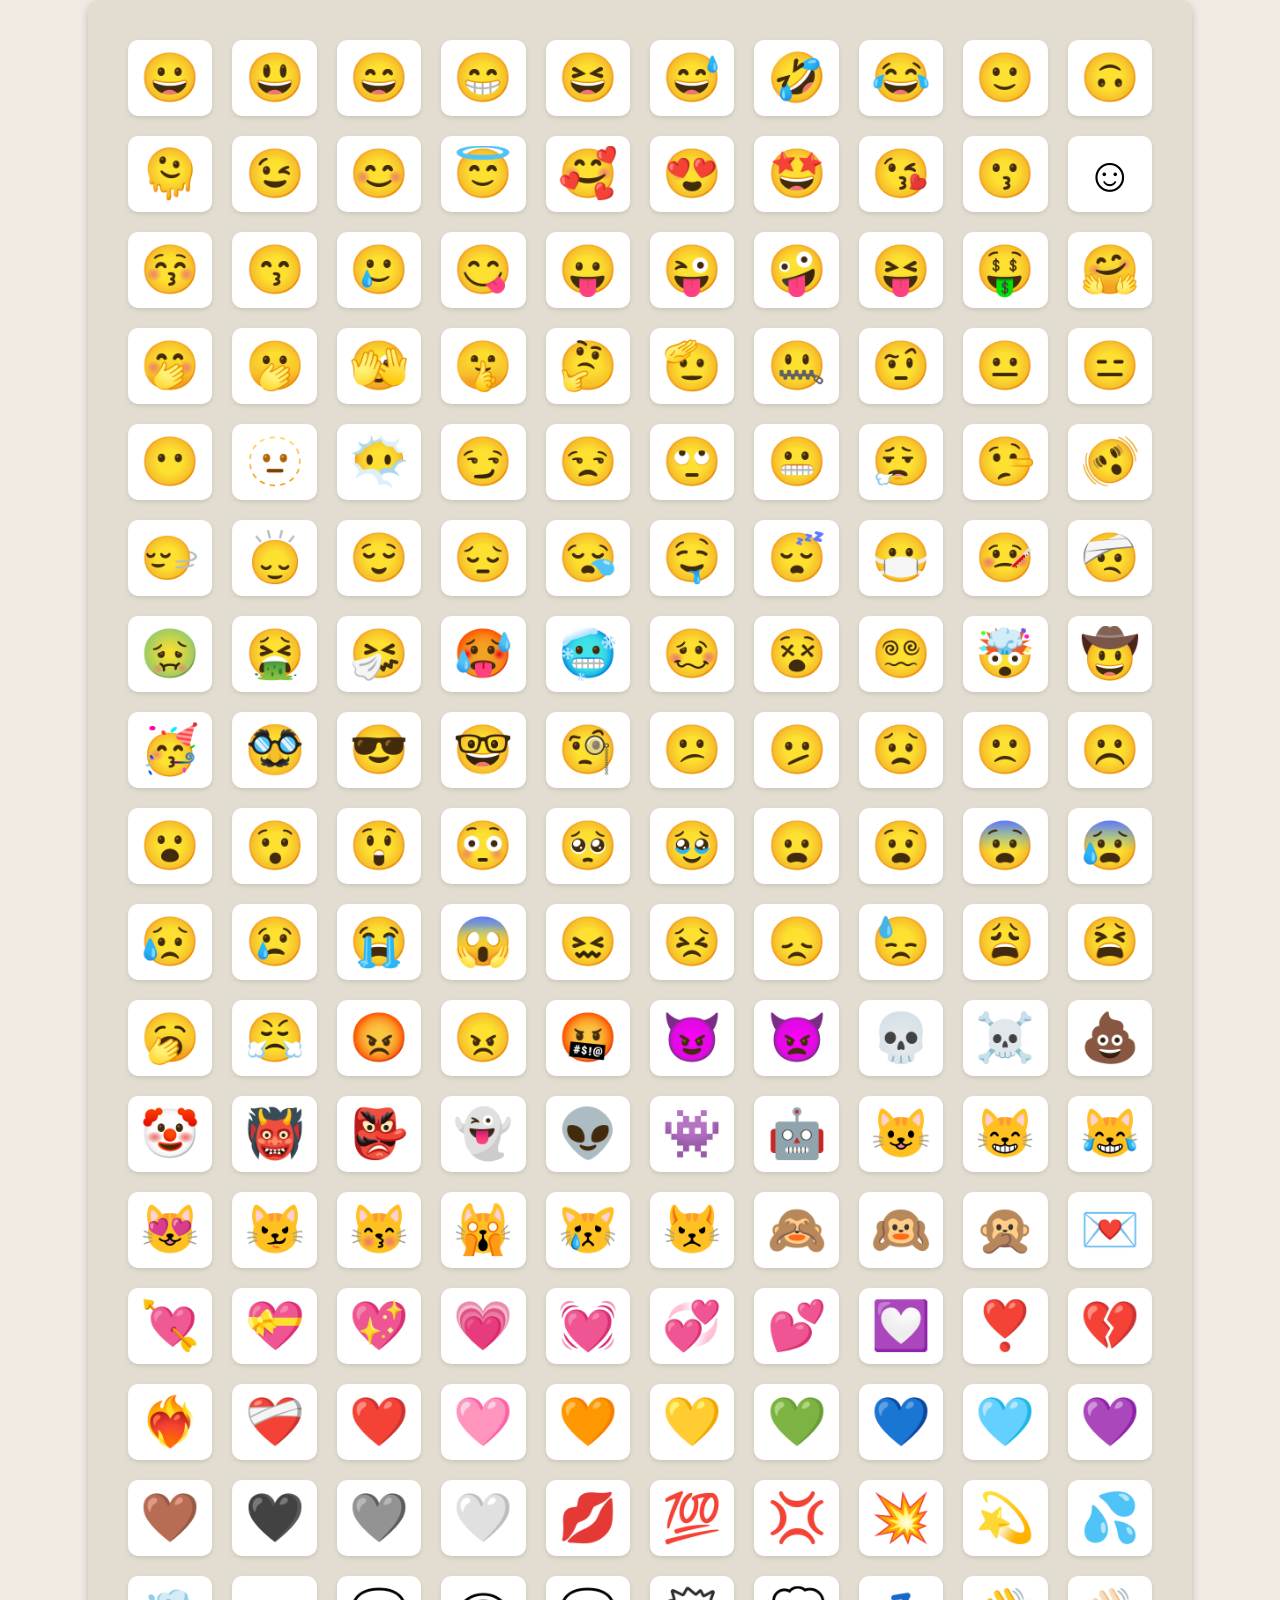
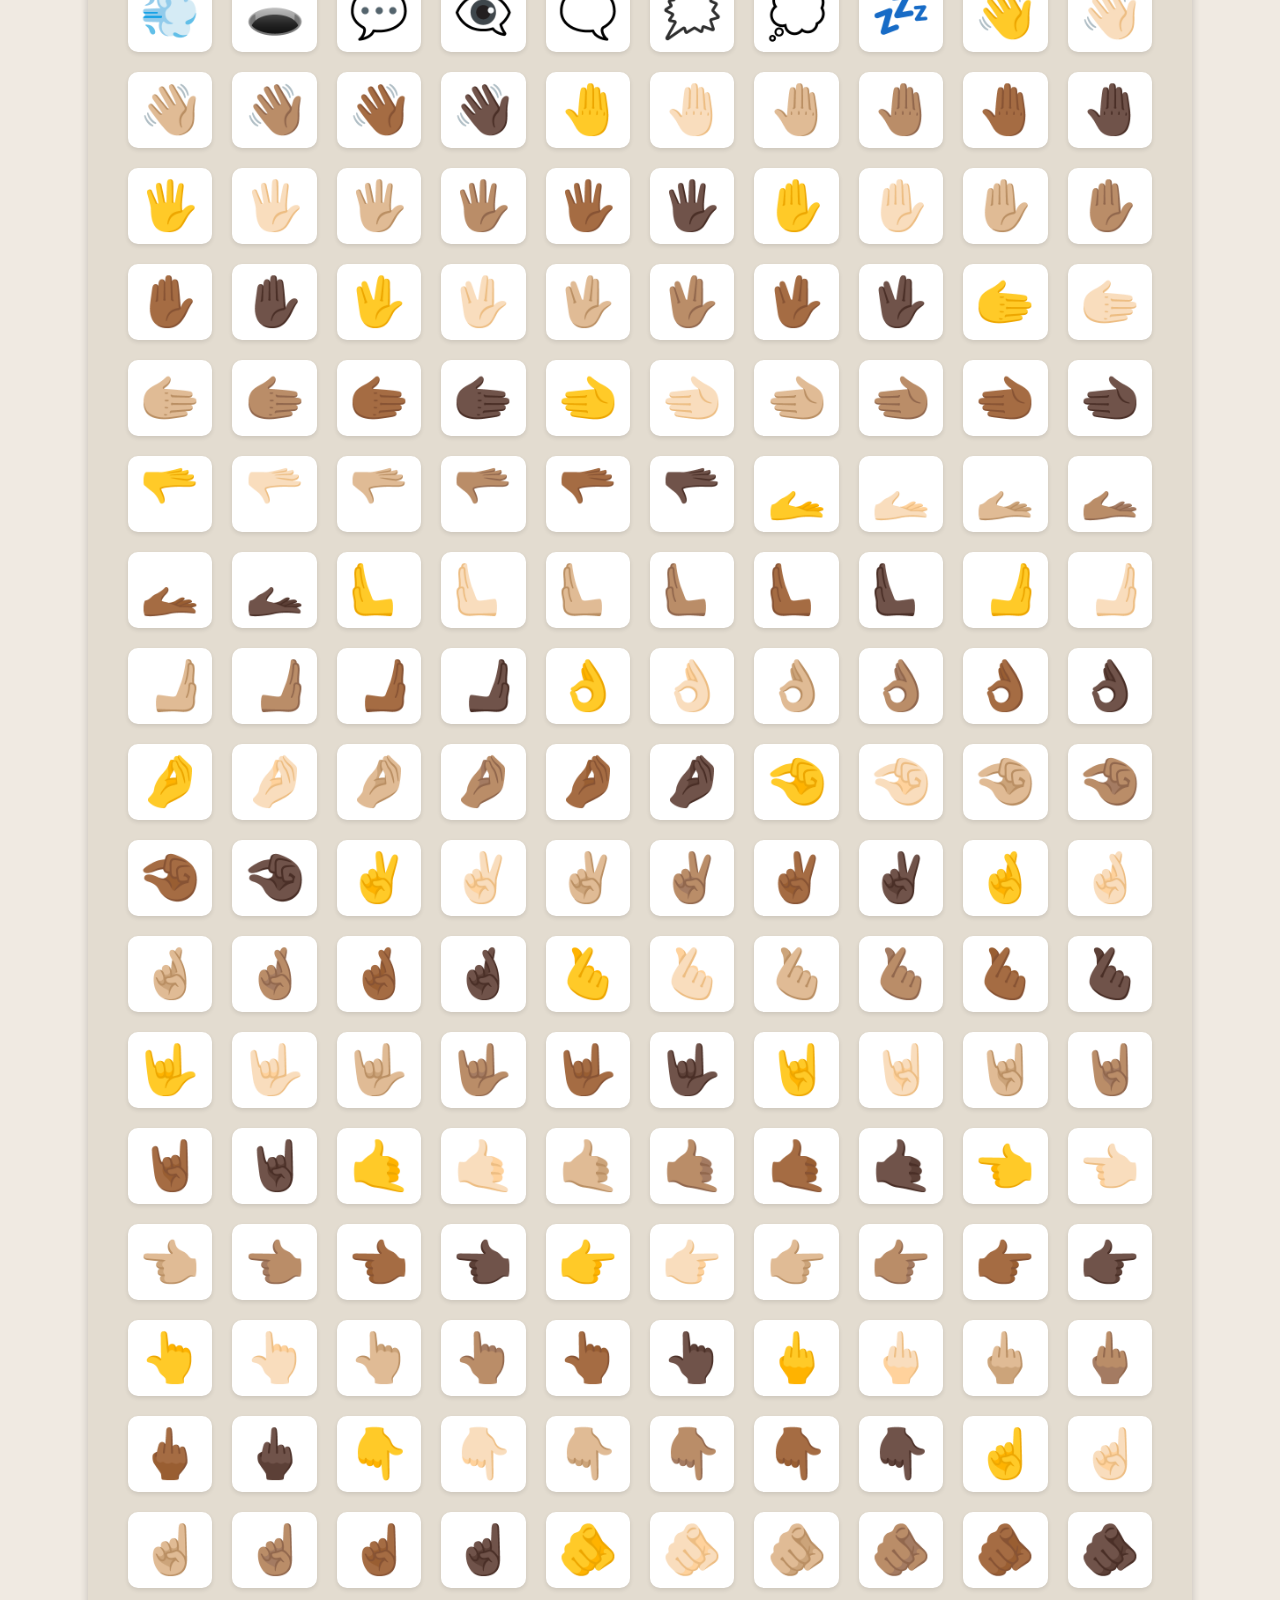
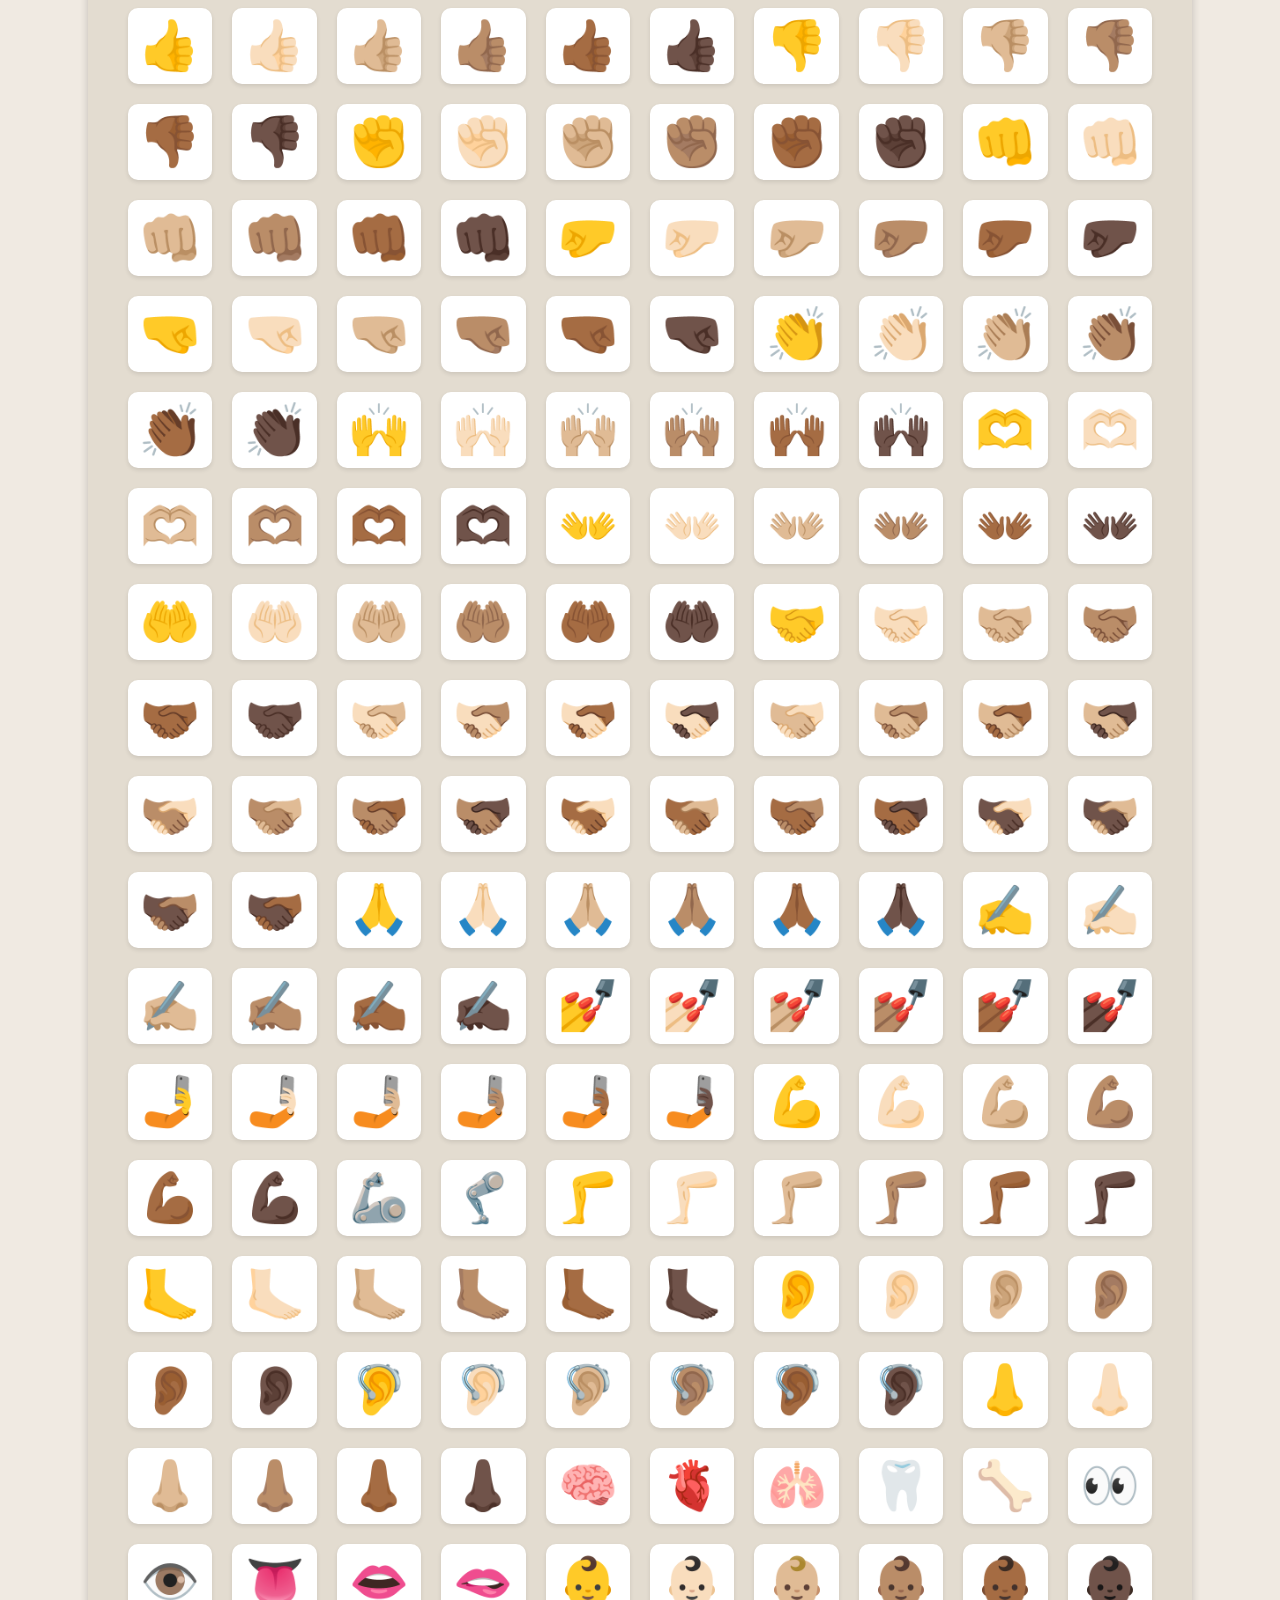
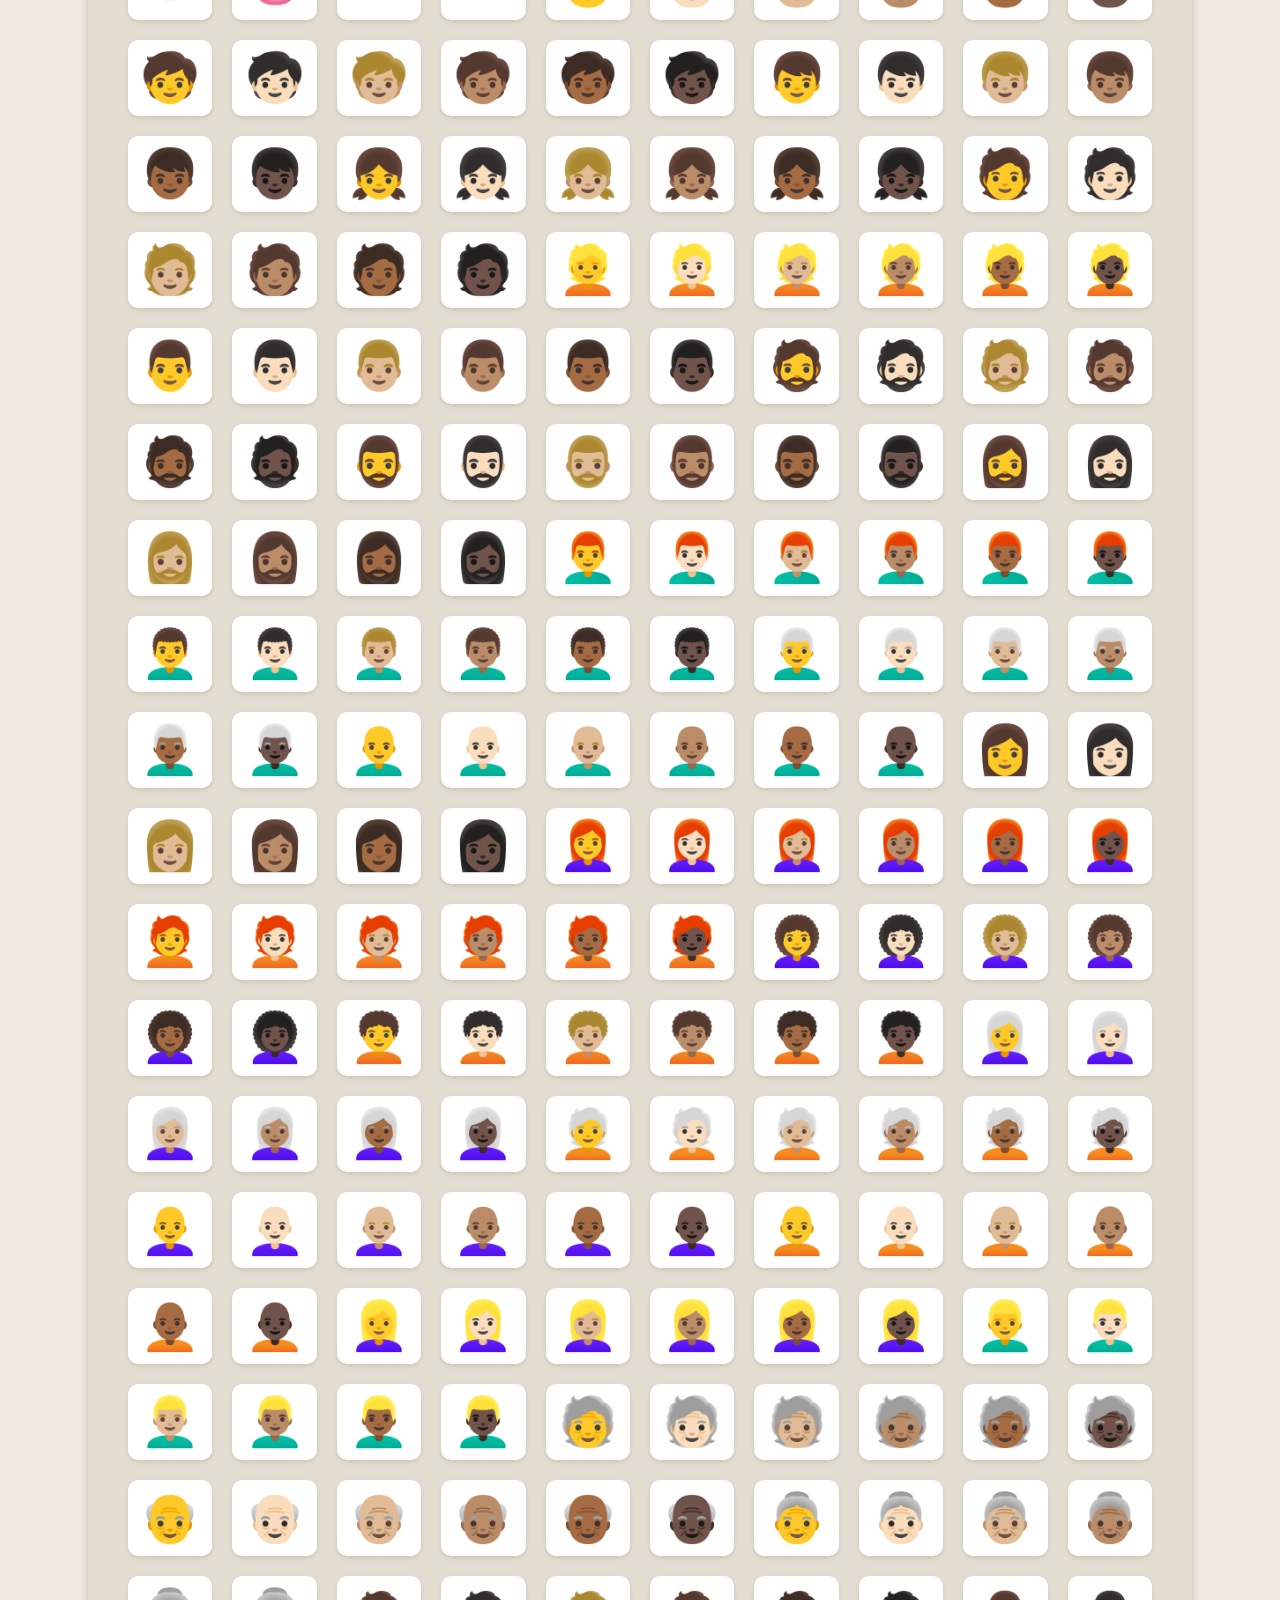
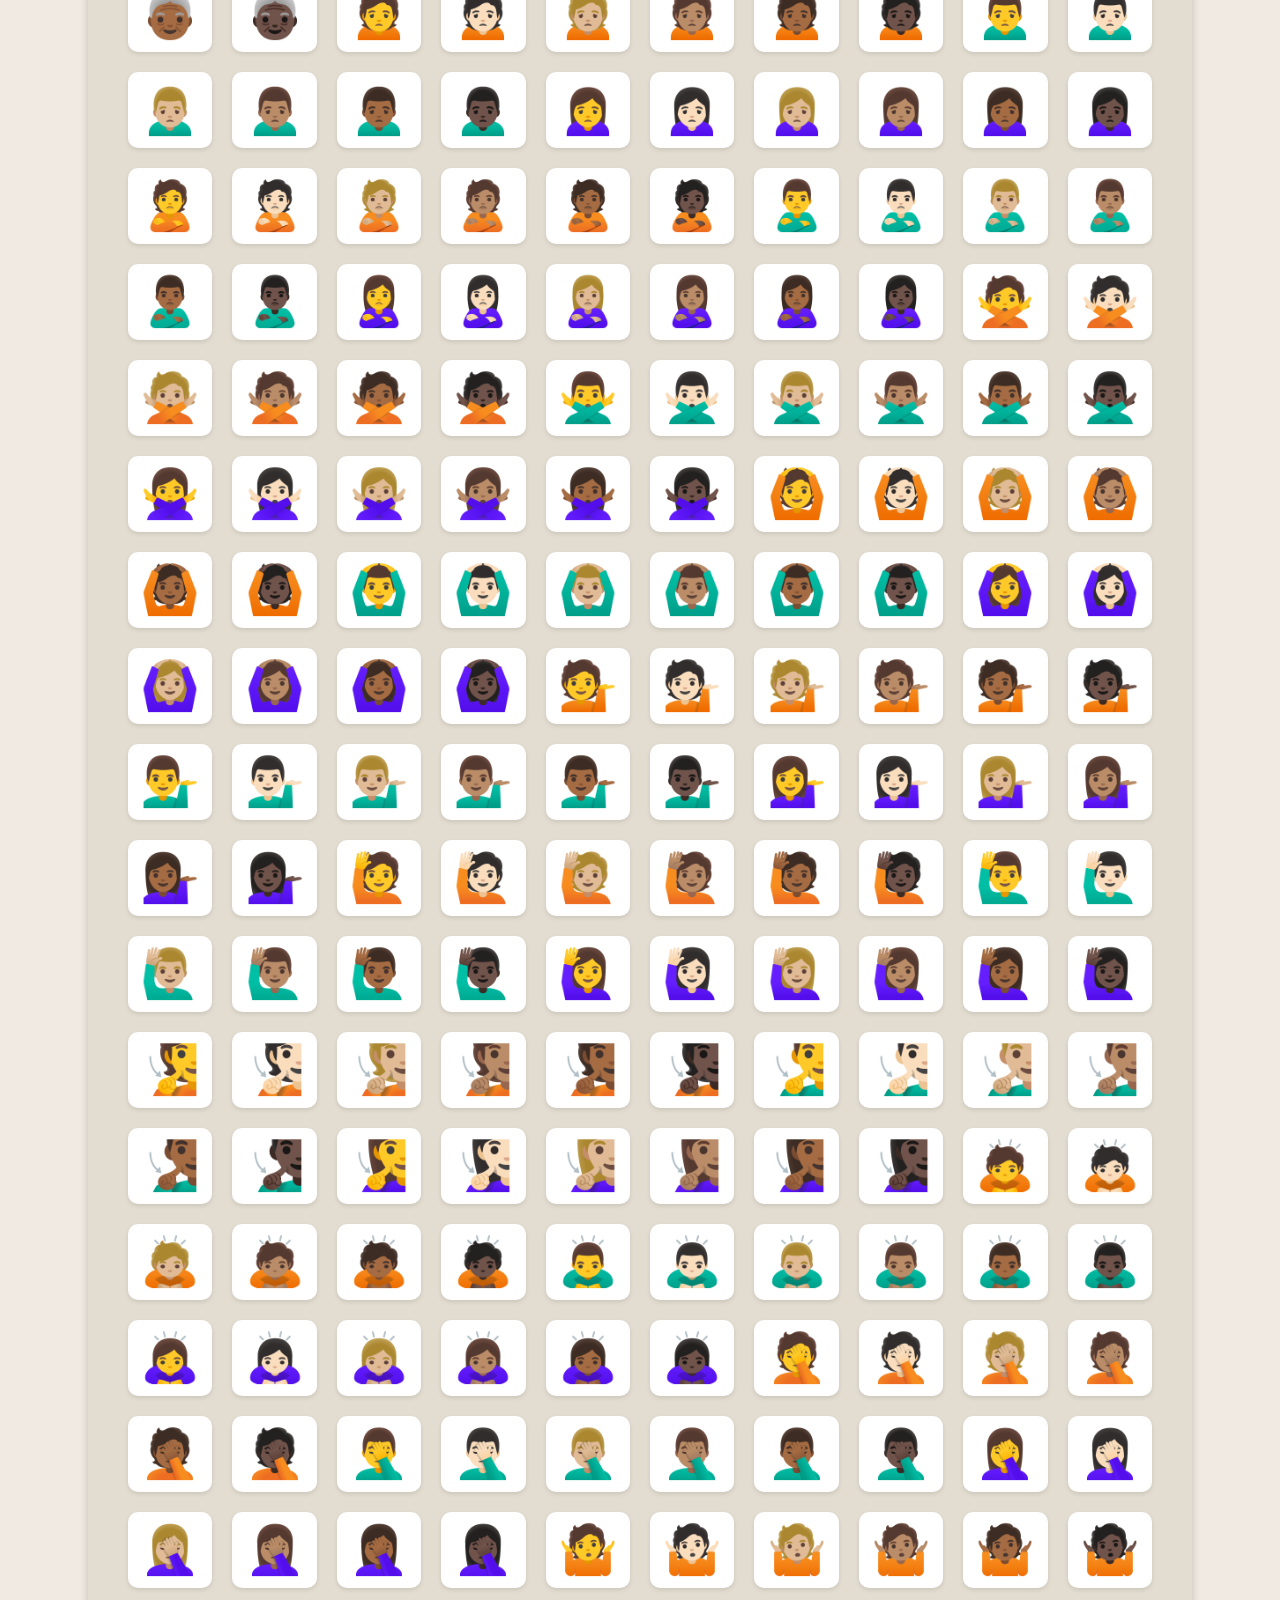
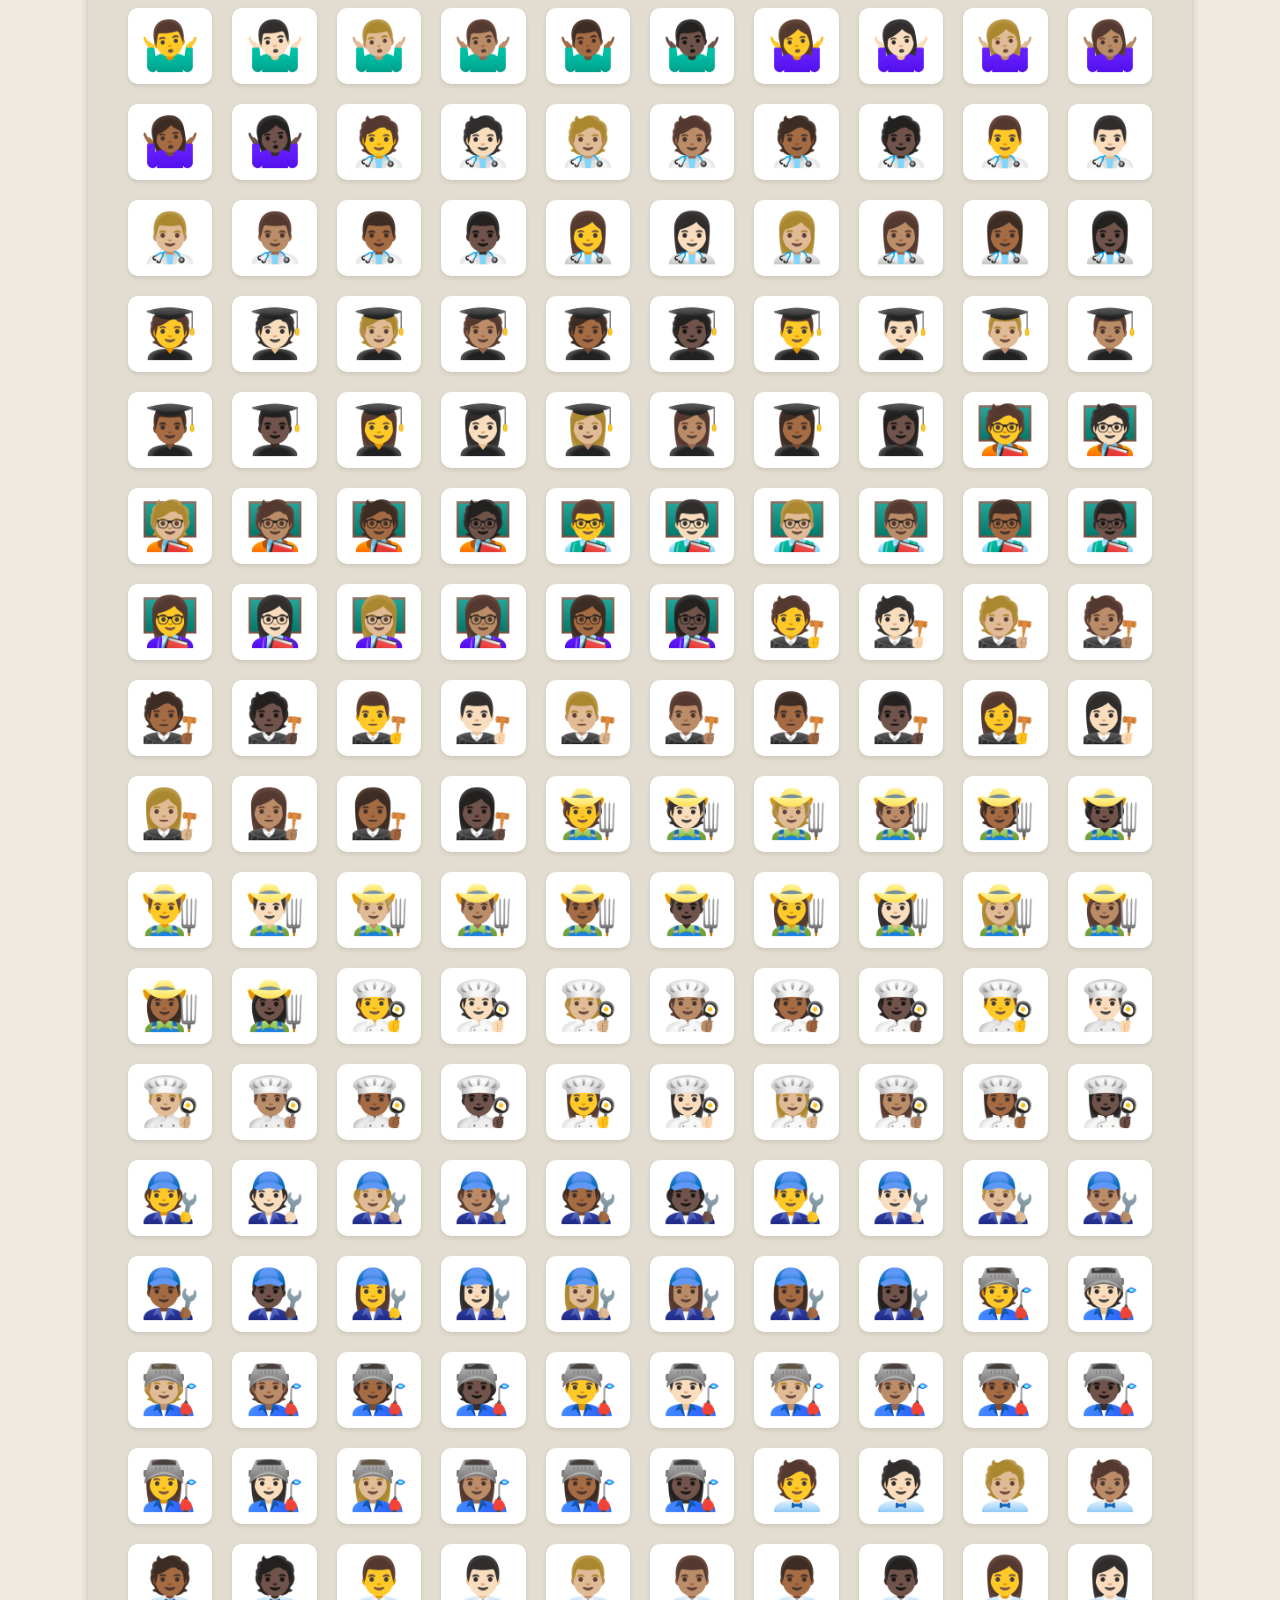
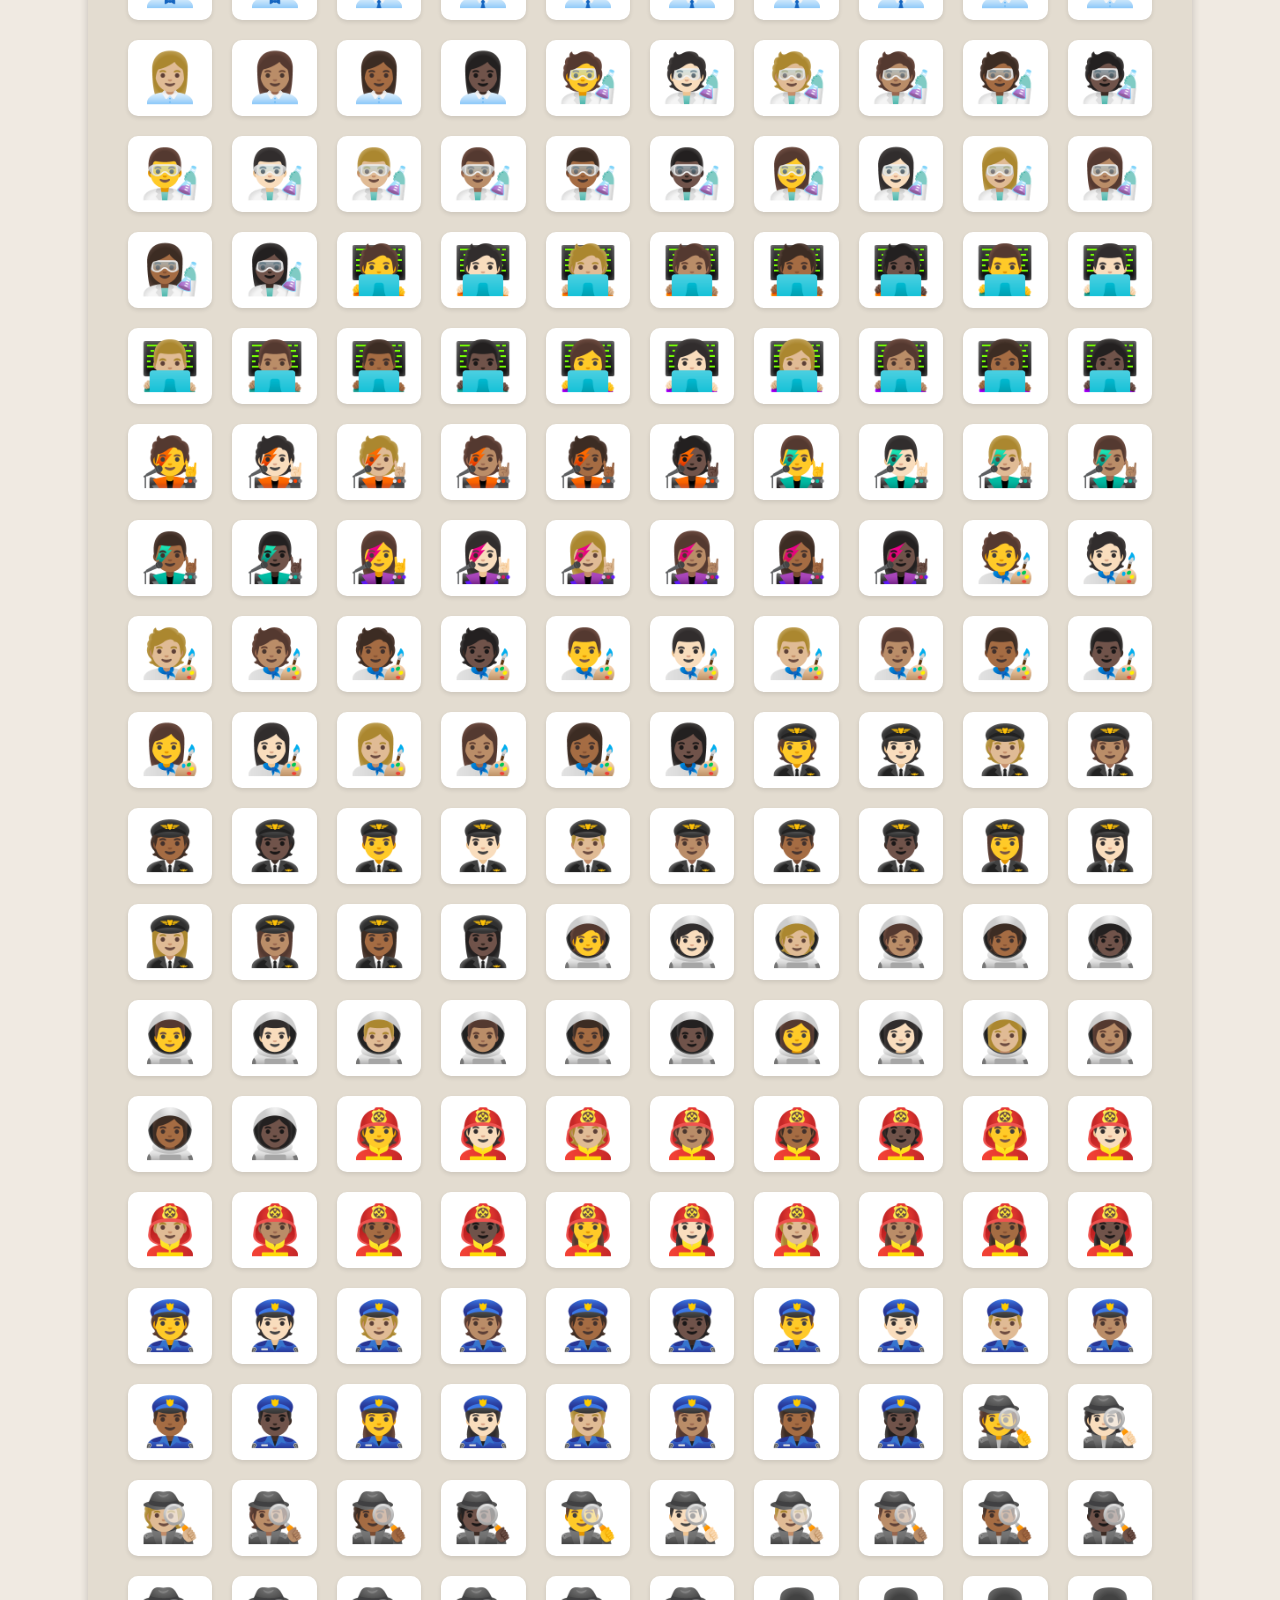
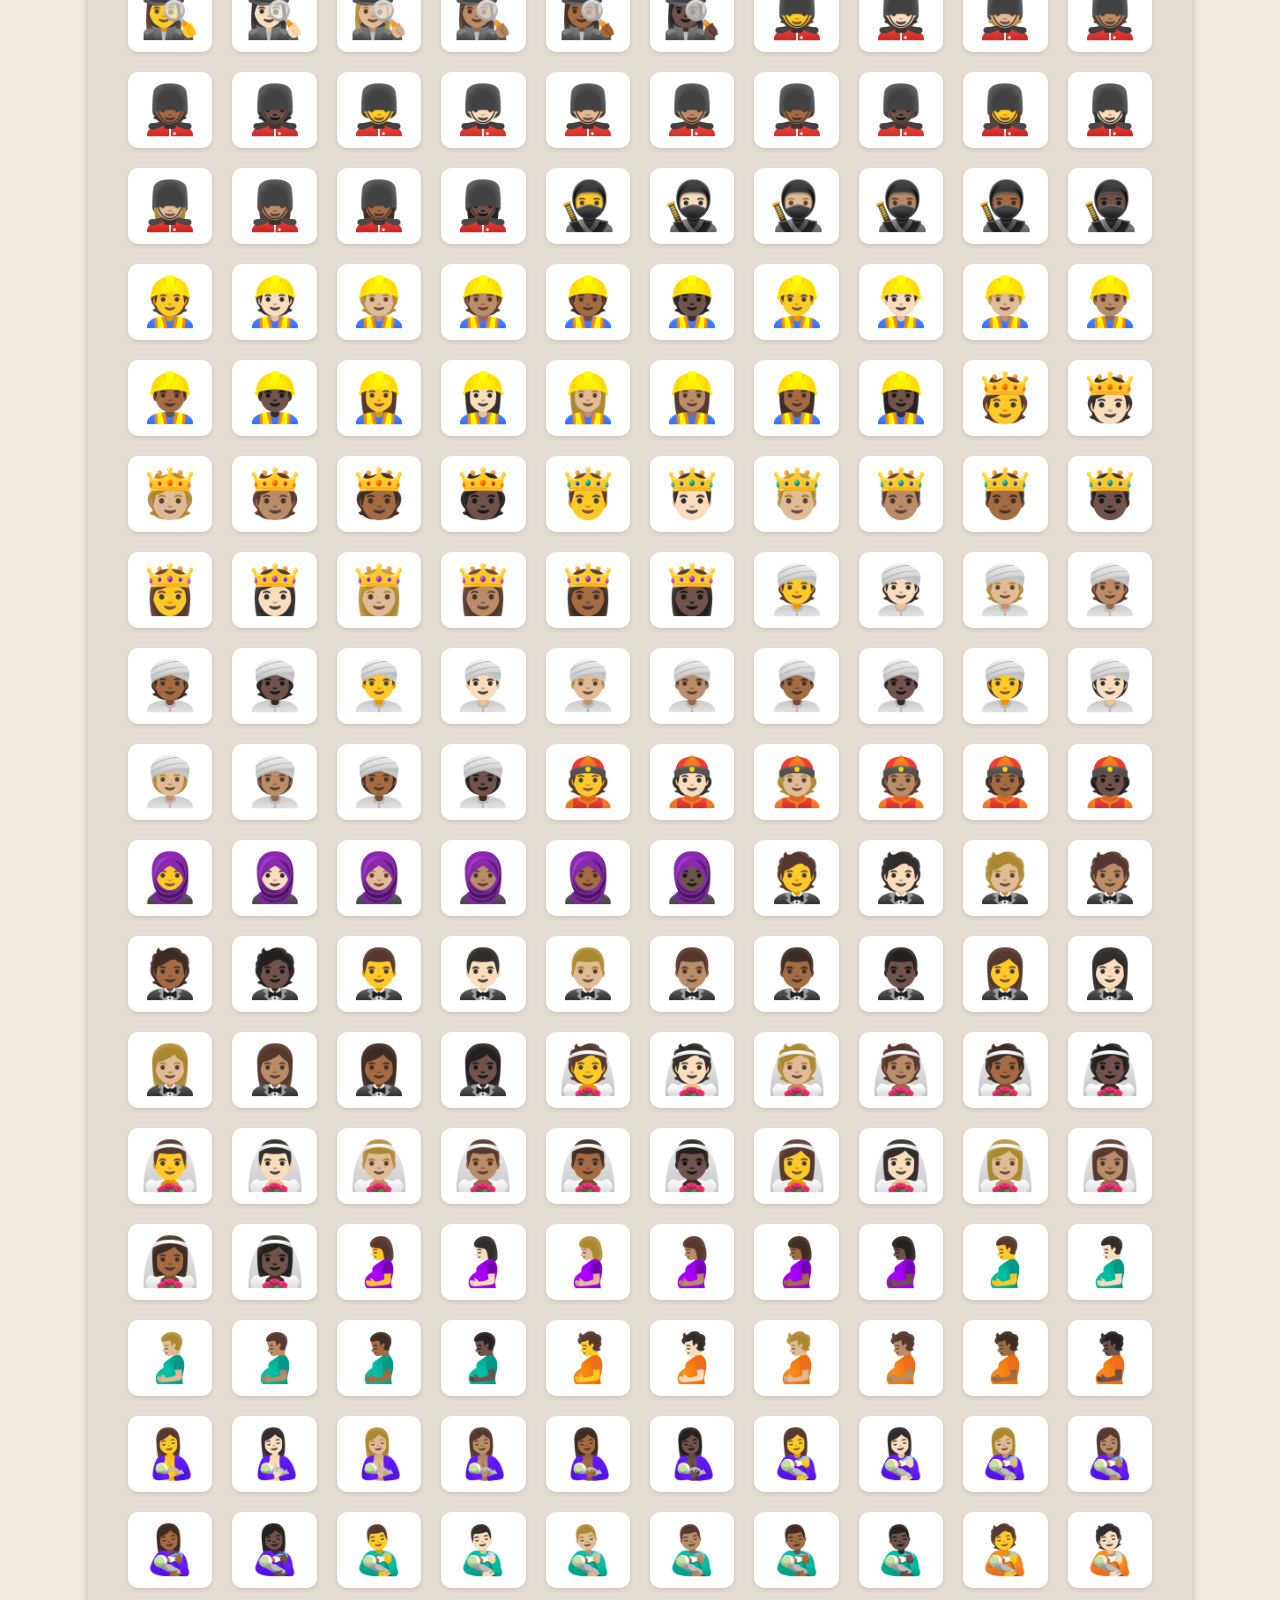
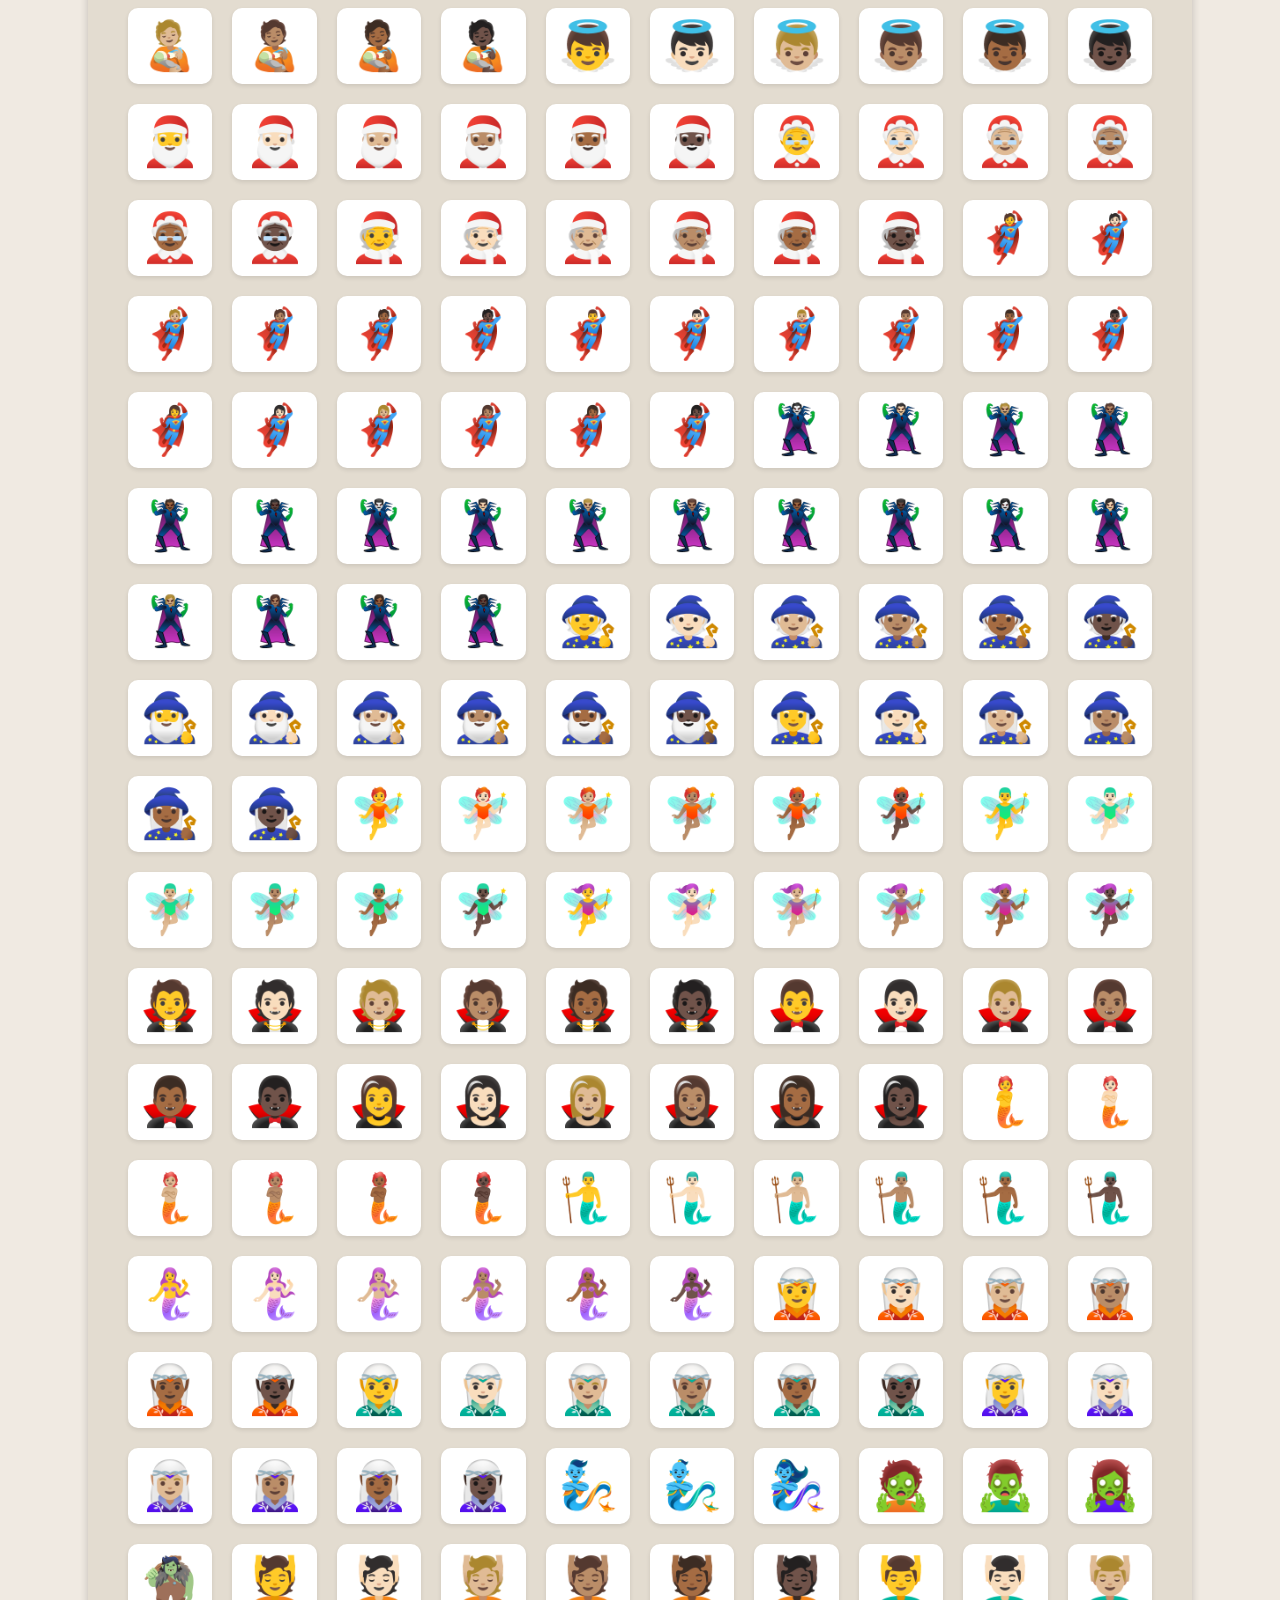
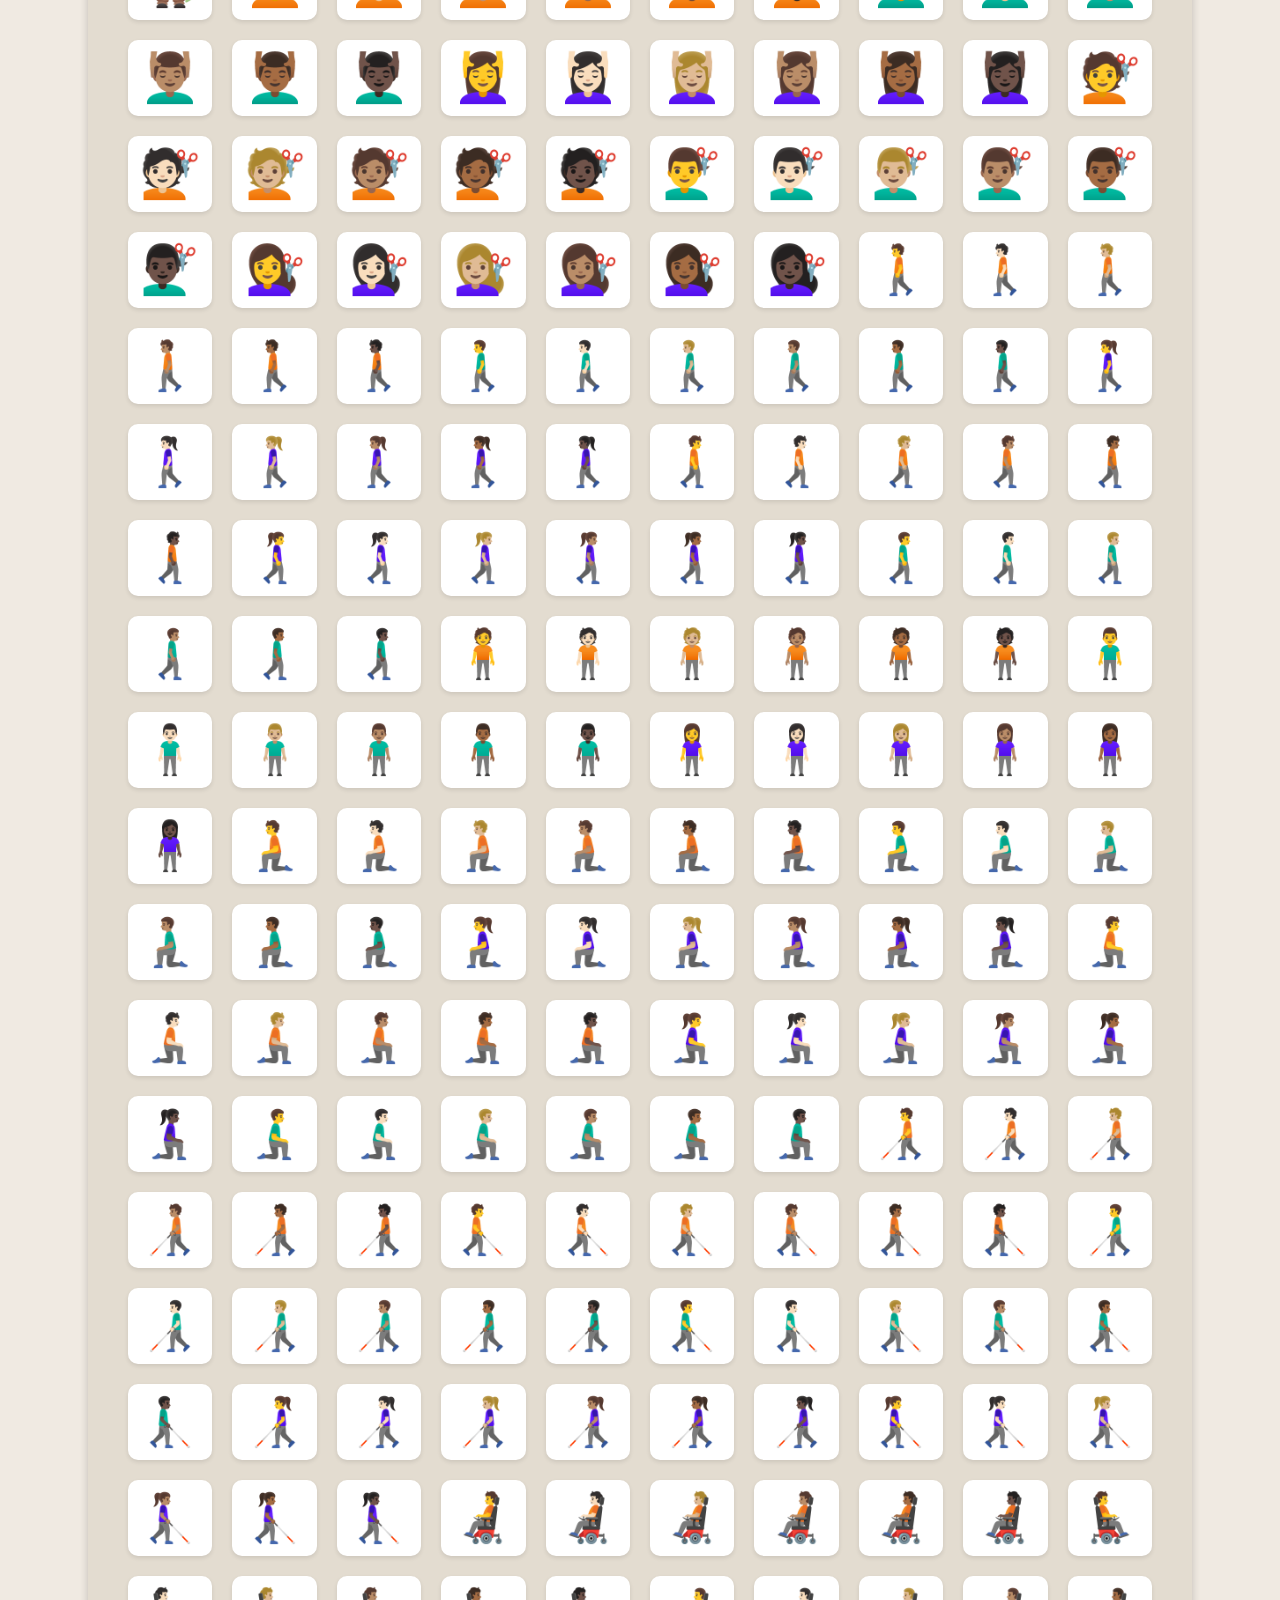
<file: emoji_test_grid.html>
<!DOCTYPE html>
<html lang="en">
<head>
    <meta charset="UTF-8">
    <meta name="viewport" content="width=device-width, initial-scale=1.0">
    <title>Emoji Test Grid</title>
    <style>
        body {
            background-color: #f0eae2;
            font-family: Arial, sans-serif;
            display: flex;
            justify-content: center;
            align-items: center;
            height: 100vh;
            margin: 0;
            overflow: auto;
        }
        .emoji-container {
            display: grid;
            grid-template-columns: repeat(auto-fill, minmax(80px, 1fr));
            gap: 20px;
            padding: 40px;
            border-radius: 10px;
            background-color: #e3dcd0;
            box-shadow: 0 4px 8px rgba(0, 0, 0, 0.2);
            width: 80%;
            max-width: 1200px;
            margin: auto;
            overflow: auto;
        }
        .emoji-box {
            display: flex;
            flex-direction: column;
            align-items: center;
            justify-content: center;
            background-color: #fff;
            border-radius: 10px;
            padding: 10px;
            box-shadow: 0 2px 4px rgba(0, 0, 0, 0.1);
        }
        .emoji {
            font-size: 48px; /* Bigger emojis for visibility */
        }
    </style>
</head>
<body>
    <div class="emoji-container">
        <div class="emoji-box"><div class="emoji">😀</div></div><div class="emoji-box"><div class="emoji">😃</div></div><div class="emoji-box"><div class="emoji">😄</div></div><div class="emoji-box"><div class="emoji">😁</div></div><div class="emoji-box"><div class="emoji">😆</div></div><div class="emoji-box"><div class="emoji">😅</div></div><div class="emoji-box"><div class="emoji">🤣</div></div><div class="emoji-box"><div class="emoji">😂</div></div><div class="emoji-box"><div class="emoji">🙂</div></div><div class="emoji-box"><div class="emoji">🙃</div></div><div class="emoji-box"><div class="emoji">🫠</div></div><div class="emoji-box"><div class="emoji">😉</div></div><div class="emoji-box"><div class="emoji">😊</div></div><div class="emoji-box"><div class="emoji">😇</div></div><div class="emoji-box"><div class="emoji">🥰</div></div><div class="emoji-box"><div class="emoji">😍</div></div><div class="emoji-box"><div class="emoji">🤩</div></div><div class="emoji-box"><div class="emoji">😘</div></div><div class="emoji-box"><div class="emoji">😗</div></div><div class="emoji-box"><div class="emoji">☺️</div></div><div class="emoji-box"><div class="emoji">😚</div></div><div class="emoji-box"><div class="emoji">😙</div></div><div class="emoji-box"><div class="emoji">🥲</div></div><div class="emoji-box"><div class="emoji">😋</div></div><div class="emoji-box"><div class="emoji">😛</div></div><div class="emoji-box"><div class="emoji">😜</div></div><div class="emoji-box"><div class="emoji">🤪</div></div><div class="emoji-box"><div class="emoji">😝</div></div><div class="emoji-box"><div class="emoji">🤑</div></div><div class="emoji-box"><div class="emoji">🤗</div></div><div class="emoji-box"><div class="emoji">🤭</div></div><div class="emoji-box"><div class="emoji">🫢</div></div><div class="emoji-box"><div class="emoji">🫣</div></div><div class="emoji-box"><div class="emoji">🤫</div></div><div class="emoji-box"><div class="emoji">🤔</div></div><div class="emoji-box"><div class="emoji">🫡</div></div><div class="emoji-box"><div class="emoji">🤐</div></div><div class="emoji-box"><div class="emoji">🤨</div></div><div class="emoji-box"><div class="emoji">😐</div></div><div class="emoji-box"><div class="emoji">😑</div></div><div class="emoji-box"><div class="emoji">😶</div></div><div class="emoji-box"><div class="emoji">🫥</div></div><div class="emoji-box"><div class="emoji">😶‍🌫️</div></div><div class="emoji-box"><div class="emoji">😏</div></div><div class="emoji-box"><div class="emoji">😒</div></div><div class="emoji-box"><div class="emoji">🙄</div></div><div class="emoji-box"><div class="emoji">😬</div></div><div class="emoji-box"><div class="emoji">😮‍💨</div></div><div class="emoji-box"><div class="emoji">🤥</div></div><div class="emoji-box"><div class="emoji">🫨</div></div><div class="emoji-box"><div class="emoji">🙂‍↔️</div></div><div class="emoji-box"><div class="emoji">🙂‍↕️</div></div><div class="emoji-box"><div class="emoji">😌</div></div><div class="emoji-box"><div class="emoji">😔</div></div><div class="emoji-box"><div class="emoji">😪</div></div><div class="emoji-box"><div class="emoji">🤤</div></div><div class="emoji-box"><div class="emoji">😴</div></div><div class="emoji-box"><div class="emoji">😷</div></div><div class="emoji-box"><div class="emoji">🤒</div></div><div class="emoji-box"><div class="emoji">🤕</div></div><div class="emoji-box"><div class="emoji">🤢</div></div><div class="emoji-box"><div class="emoji">🤮</div></div><div class="emoji-box"><div class="emoji">🤧</div></div><div class="emoji-box"><div class="emoji">🥵</div></div><div class="emoji-box"><div class="emoji">🥶</div></div><div class="emoji-box"><div class="emoji">🥴</div></div><div class="emoji-box"><div class="emoji">😵</div></div><div class="emoji-box"><div class="emoji">😵‍💫</div></div><div class="emoji-box"><div class="emoji">🤯</div></div><div class="emoji-box"><div class="emoji">🤠</div></div><div class="emoji-box"><div class="emoji">🥳</div></div><div class="emoji-box"><div class="emoji">🥸</div></div><div class="emoji-box"><div class="emoji">😎</div></div><div class="emoji-box"><div class="emoji">🤓</div></div><div class="emoji-box"><div class="emoji">🧐</div></div><div class="emoji-box"><div class="emoji">😕</div></div><div class="emoji-box"><div class="emoji">🫤</div></div><div class="emoji-box"><div class="emoji">😟</div></div><div class="emoji-box"><div class="emoji">🙁</div></div><div class="emoji-box"><div class="emoji">☹️</div></div><div class="emoji-box"><div class="emoji">😮</div></div><div class="emoji-box"><div class="emoji">😯</div></div><div class="emoji-box"><div class="emoji">😲</div></div><div class="emoji-box"><div class="emoji">😳</div></div><div class="emoji-box"><div class="emoji">🥺</div></div><div class="emoji-box"><div class="emoji">🥹</div></div><div class="emoji-box"><div class="emoji">😦</div></div><div class="emoji-box"><div class="emoji">😧</div></div><div class="emoji-box"><div class="emoji">😨</div></div><div class="emoji-box"><div class="emoji">😰</div></div><div class="emoji-box"><div class="emoji">😥</div></div><div class="emoji-box"><div class="emoji">😢</div></div><div class="emoji-box"><div class="emoji">😭</div></div><div class="emoji-box"><div class="emoji">😱</div></div><div class="emoji-box"><div class="emoji">😖</div></div><div class="emoji-box"><div class="emoji">😣</div></div><div class="emoji-box"><div class="emoji">😞</div></div><div class="emoji-box"><div class="emoji">😓</div></div><div class="emoji-box"><div class="emoji">😩</div></div><div class="emoji-box"><div class="emoji">😫</div></div><div class="emoji-box"><div class="emoji">🥱</div></div><div class="emoji-box"><div class="emoji">😤</div></div><div class="emoji-box"><div class="emoji">😡</div></div><div class="emoji-box"><div class="emoji">😠</div></div><div class="emoji-box"><div class="emoji">🤬</div></div><div class="emoji-box"><div class="emoji">😈</div></div><div class="emoji-box"><div class="emoji">👿</div></div><div class="emoji-box"><div class="emoji">💀</div></div><div class="emoji-box"><div class="emoji">☠️</div></div><div class="emoji-box"><div class="emoji">💩</div></div><div class="emoji-box"><div class="emoji">🤡</div></div><div class="emoji-box"><div class="emoji">👹</div></div><div class="emoji-box"><div class="emoji">👺</div></div><div class="emoji-box"><div class="emoji">👻</div></div><div class="emoji-box"><div class="emoji">👽</div></div><div class="emoji-box"><div class="emoji">👾</div></div><div class="emoji-box"><div class="emoji">🤖</div></div><div class="emoji-box"><div class="emoji">😺</div></div><div class="emoji-box"><div class="emoji">😸</div></div><div class="emoji-box"><div class="emoji">😹</div></div><div class="emoji-box"><div class="emoji">😻</div></div><div class="emoji-box"><div class="emoji">😼</div></div><div class="emoji-box"><div class="emoji">😽</div></div><div class="emoji-box"><div class="emoji">🙀</div></div><div class="emoji-box"><div class="emoji">😿</div></div><div class="emoji-box"><div class="emoji">😾</div></div><div class="emoji-box"><div class="emoji">🙈</div></div><div class="emoji-box"><div class="emoji">🙉</div></div><div class="emoji-box"><div class="emoji">🙊</div></div><div class="emoji-box"><div class="emoji">💌</div></div><div class="emoji-box"><div class="emoji">💘</div></div><div class="emoji-box"><div class="emoji">💝</div></div><div class="emoji-box"><div class="emoji">💖</div></div><div class="emoji-box"><div class="emoji">💗</div></div><div class="emoji-box"><div class="emoji">💓</div></div><div class="emoji-box"><div class="emoji">💞</div></div><div class="emoji-box"><div class="emoji">💕</div></div><div class="emoji-box"><div class="emoji">💟</div></div><div class="emoji-box"><div class="emoji">❣️</div></div><div class="emoji-box"><div class="emoji">💔</div></div><div class="emoji-box"><div class="emoji">❤️‍🔥</div></div><div class="emoji-box"><div class="emoji">❤️‍🩹</div></div><div class="emoji-box"><div class="emoji">❤️</div></div><div class="emoji-box"><div class="emoji">🩷</div></div><div class="emoji-box"><div class="emoji">🧡</div></div><div class="emoji-box"><div class="emoji">💛</div></div><div class="emoji-box"><div class="emoji">💚</div></div><div class="emoji-box"><div class="emoji">💙</div></div><div class="emoji-box"><div class="emoji">🩵</div></div><div class="emoji-box"><div class="emoji">💜</div></div><div class="emoji-box"><div class="emoji">🤎</div></div><div class="emoji-box"><div class="emoji">🖤</div></div><div class="emoji-box"><div class="emoji">🩶</div></div><div class="emoji-box"><div class="emoji">🤍</div></div><div class="emoji-box"><div class="emoji">💋</div></div><div class="emoji-box"><div class="emoji">💯</div></div><div class="emoji-box"><div class="emoji">💢</div></div><div class="emoji-box"><div class="emoji">💥</div></div><div class="emoji-box"><div class="emoji">💫</div></div><div class="emoji-box"><div class="emoji">💦</div></div><div class="emoji-box"><div class="emoji">💨</div></div><div class="emoji-box"><div class="emoji">🕳️</div></div><div class="emoji-box"><div class="emoji">💬</div></div><div class="emoji-box"><div class="emoji">👁️‍🗨️</div></div><div class="emoji-box"><div class="emoji">🗨️</div></div><div class="emoji-box"><div class="emoji">🗯️</div></div><div class="emoji-box"><div class="emoji">💭</div></div><div class="emoji-box"><div class="emoji">💤</div></div><div class="emoji-box"><div class="emoji">👋</div></div><div class="emoji-box"><div class="emoji">👋🏻</div></div><div class="emoji-box"><div class="emoji">👋🏼</div></div><div class="emoji-box"><div class="emoji">👋🏽</div></div><div class="emoji-box"><div class="emoji">👋🏾</div></div><div class="emoji-box"><div class="emoji">👋🏿</div></div><div class="emoji-box"><div class="emoji">🤚</div></div><div class="emoji-box"><div class="emoji">🤚🏻</div></div><div class="emoji-box"><div class="emoji">🤚🏼</div></div><div class="emoji-box"><div class="emoji">🤚🏽</div></div><div class="emoji-box"><div class="emoji">🤚🏾</div></div><div class="emoji-box"><div class="emoji">🤚🏿</div></div><div class="emoji-box"><div class="emoji">🖐️</div></div><div class="emoji-box"><div class="emoji">🖐🏻</div></div><div class="emoji-box"><div class="emoji">🖐🏼</div></div><div class="emoji-box"><div class="emoji">🖐🏽</div></div><div class="emoji-box"><div class="emoji">🖐🏾</div></div><div class="emoji-box"><div class="emoji">🖐🏿</div></div><div class="emoji-box"><div class="emoji">✋</div></div><div class="emoji-box"><div class="emoji">✋🏻</div></div><div class="emoji-box"><div class="emoji">✋🏼</div></div><div class="emoji-box"><div class="emoji">✋🏽</div></div><div class="emoji-box"><div class="emoji">✋🏾</div></div><div class="emoji-box"><div class="emoji">✋🏿</div></div><div class="emoji-box"><div class="emoji">🖖</div></div><div class="emoji-box"><div class="emoji">🖖🏻</div></div><div class="emoji-box"><div class="emoji">🖖🏼</div></div><div class="emoji-box"><div class="emoji">🖖🏽</div></div><div class="emoji-box"><div class="emoji">🖖🏾</div></div><div class="emoji-box"><div class="emoji">🖖🏿</div></div><div class="emoji-box"><div class="emoji">🫱</div></div><div class="emoji-box"><div class="emoji">🫱🏻</div></div><div class="emoji-box"><div class="emoji">🫱🏼</div></div><div class="emoji-box"><div class="emoji">🫱🏽</div></div><div class="emoji-box"><div class="emoji">🫱🏾</div></div><div class="emoji-box"><div class="emoji">🫱🏿</div></div><div class="emoji-box"><div class="emoji">🫲</div></div><div class="emoji-box"><div class="emoji">🫲🏻</div></div><div class="emoji-box"><div class="emoji">🫲🏼</div></div><div class="emoji-box"><div class="emoji">🫲🏽</div></div><div class="emoji-box"><div class="emoji">🫲🏾</div></div><div class="emoji-box"><div class="emoji">🫲🏿</div></div><div class="emoji-box"><div class="emoji">🫳</div></div><div class="emoji-box"><div class="emoji">🫳🏻</div></div><div class="emoji-box"><div class="emoji">🫳🏼</div></div><div class="emoji-box"><div class="emoji">🫳🏽</div></div><div class="emoji-box"><div class="emoji">🫳🏾</div></div><div class="emoji-box"><div class="emoji">🫳🏿</div></div><div class="emoji-box"><div class="emoji">🫴</div></div><div class="emoji-box"><div class="emoji">🫴🏻</div></div><div class="emoji-box"><div class="emoji">🫴🏼</div></div><div class="emoji-box"><div class="emoji">🫴🏽</div></div><div class="emoji-box"><div class="emoji">🫴🏾</div></div><div class="emoji-box"><div class="emoji">🫴🏿</div></div><div class="emoji-box"><div class="emoji">🫷</div></div><div class="emoji-box"><div class="emoji">🫷🏻</div></div><div class="emoji-box"><div class="emoji">🫷🏼</div></div><div class="emoji-box"><div class="emoji">🫷🏽</div></div><div class="emoji-box"><div class="emoji">🫷🏾</div></div><div class="emoji-box"><div class="emoji">🫷🏿</div></div><div class="emoji-box"><div class="emoji">🫸</div></div><div class="emoji-box"><div class="emoji">🫸🏻</div></div><div class="emoji-box"><div class="emoji">🫸🏼</div></div><div class="emoji-box"><div class="emoji">🫸🏽</div></div><div class="emoji-box"><div class="emoji">🫸🏾</div></div><div class="emoji-box"><div class="emoji">🫸🏿</div></div><div class="emoji-box"><div class="emoji">👌</div></div><div class="emoji-box"><div class="emoji">👌🏻</div></div><div class="emoji-box"><div class="emoji">👌🏼</div></div><div class="emoji-box"><div class="emoji">👌🏽</div></div><div class="emoji-box"><div class="emoji">👌🏾</div></div><div class="emoji-box"><div class="emoji">👌🏿</div></div><div class="emoji-box"><div class="emoji">🤌</div></div><div class="emoji-box"><div class="emoji">🤌🏻</div></div><div class="emoji-box"><div class="emoji">🤌🏼</div></div><div class="emoji-box"><div class="emoji">🤌🏽</div></div><div class="emoji-box"><div class="emoji">🤌🏾</div></div><div class="emoji-box"><div class="emoji">🤌🏿</div></div><div class="emoji-box"><div class="emoji">🤏</div></div><div class="emoji-box"><div class="emoji">🤏🏻</div></div><div class="emoji-box"><div class="emoji">🤏🏼</div></div><div class="emoji-box"><div class="emoji">🤏🏽</div></div><div class="emoji-box"><div class="emoji">🤏🏾</div></div><div class="emoji-box"><div class="emoji">🤏🏿</div></div><div class="emoji-box"><div class="emoji">✌️</div></div><div class="emoji-box"><div class="emoji">✌🏻</div></div><div class="emoji-box"><div class="emoji">✌🏼</div></div><div class="emoji-box"><div class="emoji">✌🏽</div></div><div class="emoji-box"><div class="emoji">✌🏾</div></div><div class="emoji-box"><div class="emoji">✌🏿</div></div><div class="emoji-box"><div class="emoji">🤞</div></div><div class="emoji-box"><div class="emoji">🤞🏻</div></div><div class="emoji-box"><div class="emoji">🤞🏼</div></div><div class="emoji-box"><div class="emoji">🤞🏽</div></div><div class="emoji-box"><div class="emoji">🤞🏾</div></div><div class="emoji-box"><div class="emoji">🤞🏿</div></div><div class="emoji-box"><div class="emoji">🫰</div></div><div class="emoji-box"><div class="emoji">🫰🏻</div></div><div class="emoji-box"><div class="emoji">🫰🏼</div></div><div class="emoji-box"><div class="emoji">🫰🏽</div></div><div class="emoji-box"><div class="emoji">🫰🏾</div></div><div class="emoji-box"><div class="emoji">🫰🏿</div></div><div class="emoji-box"><div class="emoji">🤟</div></div><div class="emoji-box"><div class="emoji">🤟🏻</div></div><div class="emoji-box"><div class="emoji">🤟🏼</div></div><div class="emoji-box"><div class="emoji">🤟🏽</div></div><div class="emoji-box"><div class="emoji">🤟🏾</div></div><div class="emoji-box"><div class="emoji">🤟🏿</div></div><div class="emoji-box"><div class="emoji">🤘</div></div><div class="emoji-box"><div class="emoji">🤘🏻</div></div><div class="emoji-box"><div class="emoji">🤘🏼</div></div><div class="emoji-box"><div class="emoji">🤘🏽</div></div><div class="emoji-box"><div class="emoji">🤘🏾</div></div><div class="emoji-box"><div class="emoji">🤘🏿</div></div><div class="emoji-box"><div class="emoji">🤙</div></div><div class="emoji-box"><div class="emoji">🤙🏻</div></div><div class="emoji-box"><div class="emoji">🤙🏼</div></div><div class="emoji-box"><div class="emoji">🤙🏽</div></div><div class="emoji-box"><div class="emoji">🤙🏾</div></div><div class="emoji-box"><div class="emoji">🤙🏿</div></div><div class="emoji-box"><div class="emoji">👈</div></div><div class="emoji-box"><div class="emoji">👈🏻</div></div><div class="emoji-box"><div class="emoji">👈🏼</div></div><div class="emoji-box"><div class="emoji">👈🏽</div></div><div class="emoji-box"><div class="emoji">👈🏾</div></div><div class="emoji-box"><div class="emoji">👈🏿</div></div><div class="emoji-box"><div class="emoji">👉</div></div><div class="emoji-box"><div class="emoji">👉🏻</div></div><div class="emoji-box"><div class="emoji">👉🏼</div></div><div class="emoji-box"><div class="emoji">👉🏽</div></div><div class="emoji-box"><div class="emoji">👉🏾</div></div><div class="emoji-box"><div class="emoji">👉🏿</div></div><div class="emoji-box"><div class="emoji">👆</div></div><div class="emoji-box"><div class="emoji">👆🏻</div></div><div class="emoji-box"><div class="emoji">👆🏼</div></div><div class="emoji-box"><div class="emoji">👆🏽</div></div><div class="emoji-box"><div class="emoji">👆🏾</div></div><div class="emoji-box"><div class="emoji">👆🏿</div></div><div class="emoji-box"><div class="emoji">🖕</div></div><div class="emoji-box"><div class="emoji">🖕🏻</div></div><div class="emoji-box"><div class="emoji">🖕🏼</div></div><div class="emoji-box"><div class="emoji">🖕🏽</div></div><div class="emoji-box"><div class="emoji">🖕🏾</div></div><div class="emoji-box"><div class="emoji">🖕🏿</div></div><div class="emoji-box"><div class="emoji">👇</div></div><div class="emoji-box"><div class="emoji">👇🏻</div></div><div class="emoji-box"><div class="emoji">👇🏼</div></div><div class="emoji-box"><div class="emoji">👇🏽</div></div><div class="emoji-box"><div class="emoji">👇🏾</div></div><div class="emoji-box"><div class="emoji">👇🏿</div></div><div class="emoji-box"><div class="emoji">☝️</div></div><div class="emoji-box"><div class="emoji">☝🏻</div></div><div class="emoji-box"><div class="emoji">☝🏼</div></div><div class="emoji-box"><div class="emoji">☝🏽</div></div><div class="emoji-box"><div class="emoji">☝🏾</div></div><div class="emoji-box"><div class="emoji">☝🏿</div></div><div class="emoji-box"><div class="emoji">🫵</div></div><div class="emoji-box"><div class="emoji">🫵🏻</div></div><div class="emoji-box"><div class="emoji">🫵🏼</div></div><div class="emoji-box"><div class="emoji">🫵🏽</div></div><div class="emoji-box"><div class="emoji">🫵🏾</div></div><div class="emoji-box"><div class="emoji">🫵🏿</div></div><div class="emoji-box"><div class="emoji">👍</div></div><div class="emoji-box"><div class="emoji">👍🏻</div></div><div class="emoji-box"><div class="emoji">👍🏼</div></div><div class="emoji-box"><div class="emoji">👍🏽</div></div><div class="emoji-box"><div class="emoji">👍🏾</div></div><div class="emoji-box"><div class="emoji">👍🏿</div></div><div class="emoji-box"><div class="emoji">👎</div></div><div class="emoji-box"><div class="emoji">👎🏻</div></div><div class="emoji-box"><div class="emoji">👎🏼</div></div><div class="emoji-box"><div class="emoji">👎🏽</div></div><div class="emoji-box"><div class="emoji">👎🏾</div></div><div class="emoji-box"><div class="emoji">👎🏿</div></div><div class="emoji-box"><div class="emoji">✊</div></div><div class="emoji-box"><div class="emoji">✊🏻</div></div><div class="emoji-box"><div class="emoji">✊🏼</div></div><div class="emoji-box"><div class="emoji">✊🏽</div></div><div class="emoji-box"><div class="emoji">✊🏾</div></div><div class="emoji-box"><div class="emoji">✊🏿</div></div><div class="emoji-box"><div class="emoji">👊</div></div><div class="emoji-box"><div class="emoji">👊🏻</div></div><div class="emoji-box"><div class="emoji">👊🏼</div></div><div class="emoji-box"><div class="emoji">👊🏽</div></div><div class="emoji-box"><div class="emoji">👊🏾</div></div><div class="emoji-box"><div class="emoji">👊🏿</div></div><div class="emoji-box"><div class="emoji">🤛</div></div><div class="emoji-box"><div class="emoji">🤛🏻</div></div><div class="emoji-box"><div class="emoji">🤛🏼</div></div><div class="emoji-box"><div class="emoji">🤛🏽</div></div><div class="emoji-box"><div class="emoji">🤛🏾</div></div><div class="emoji-box"><div class="emoji">🤛🏿</div></div><div class="emoji-box"><div class="emoji">🤜</div></div><div class="emoji-box"><div class="emoji">🤜🏻</div></div><div class="emoji-box"><div class="emoji">🤜🏼</div></div><div class="emoji-box"><div class="emoji">🤜🏽</div></div><div class="emoji-box"><div class="emoji">🤜🏾</div></div><div class="emoji-box"><div class="emoji">🤜🏿</div></div><div class="emoji-box"><div class="emoji">👏</div></div><div class="emoji-box"><div class="emoji">👏🏻</div></div><div class="emoji-box"><div class="emoji">👏🏼</div></div><div class="emoji-box"><div class="emoji">👏🏽</div></div><div class="emoji-box"><div class="emoji">👏🏾</div></div><div class="emoji-box"><div class="emoji">👏🏿</div></div><div class="emoji-box"><div class="emoji">🙌</div></div><div class="emoji-box"><div class="emoji">🙌🏻</div></div><div class="emoji-box"><div class="emoji">🙌🏼</div></div><div class="emoji-box"><div class="emoji">🙌🏽</div></div><div class="emoji-box"><div class="emoji">🙌🏾</div></div><div class="emoji-box"><div class="emoji">🙌🏿</div></div><div class="emoji-box"><div class="emoji">🫶</div></div><div class="emoji-box"><div class="emoji">🫶🏻</div></div><div class="emoji-box"><div class="emoji">🫶🏼</div></div><div class="emoji-box"><div class="emoji">🫶🏽</div></div><div class="emoji-box"><div class="emoji">🫶🏾</div></div><div class="emoji-box"><div class="emoji">🫶🏿</div></div><div class="emoji-box"><div class="emoji">👐</div></div><div class="emoji-box"><div class="emoji">👐🏻</div></div><div class="emoji-box"><div class="emoji">👐🏼</div></div><div class="emoji-box"><div class="emoji">👐🏽</div></div><div class="emoji-box"><div class="emoji">👐🏾</div></div><div class="emoji-box"><div class="emoji">👐🏿</div></div><div class="emoji-box"><div class="emoji">🤲</div></div><div class="emoji-box"><div class="emoji">🤲🏻</div></div><div class="emoji-box"><div class="emoji">🤲🏼</div></div><div class="emoji-box"><div class="emoji">🤲🏽</div></div><div class="emoji-box"><div class="emoji">🤲🏾</div></div><div class="emoji-box"><div class="emoji">🤲🏿</div></div><div class="emoji-box"><div class="emoji">🤝</div></div><div class="emoji-box"><div class="emoji">🤝🏻</div></div><div class="emoji-box"><div class="emoji">🤝🏼</div></div><div class="emoji-box"><div class="emoji">🤝🏽</div></div><div class="emoji-box"><div class="emoji">🤝🏾</div></div><div class="emoji-box"><div class="emoji">🤝🏿</div></div><div class="emoji-box"><div class="emoji">🫱🏻‍🫲🏼</div></div><div class="emoji-box"><div class="emoji">🫱🏻‍🫲🏽</div></div><div class="emoji-box"><div class="emoji">🫱🏻‍🫲🏾</div></div><div class="emoji-box"><div class="emoji">🫱🏻‍🫲🏿</div></div><div class="emoji-box"><div class="emoji">🫱🏼‍🫲🏻</div></div><div class="emoji-box"><div class="emoji">🫱🏼‍🫲🏽</div></div><div class="emoji-box"><div class="emoji">🫱🏼‍🫲🏾</div></div><div class="emoji-box"><div class="emoji">🫱🏼‍🫲🏿</div></div><div class="emoji-box"><div class="emoji">🫱🏽‍🫲🏻</div></div><div class="emoji-box"><div class="emoji">🫱🏽‍🫲🏼</div></div><div class="emoji-box"><div class="emoji">🫱🏽‍🫲🏾</div></div><div class="emoji-box"><div class="emoji">🫱🏽‍🫲🏿</div></div><div class="emoji-box"><div class="emoji">🫱🏾‍🫲🏻</div></div><div class="emoji-box"><div class="emoji">🫱🏾‍🫲🏼</div></div><div class="emoji-box"><div class="emoji">🫱🏾‍🫲🏽</div></div><div class="emoji-box"><div class="emoji">🫱🏾‍🫲🏿</div></div><div class="emoji-box"><div class="emoji">🫱🏿‍🫲🏻</div></div><div class="emoji-box"><div class="emoji">🫱🏿‍🫲🏼</div></div><div class="emoji-box"><div class="emoji">🫱🏿‍🫲🏽</div></div><div class="emoji-box"><div class="emoji">🫱🏿‍🫲🏾</div></div><div class="emoji-box"><div class="emoji">🙏</div></div><div class="emoji-box"><div class="emoji">🙏🏻</div></div><div class="emoji-box"><div class="emoji">🙏🏼</div></div><div class="emoji-box"><div class="emoji">🙏🏽</div></div><div class="emoji-box"><div class="emoji">🙏🏾</div></div><div class="emoji-box"><div class="emoji">🙏🏿</div></div><div class="emoji-box"><div class="emoji">✍️</div></div><div class="emoji-box"><div class="emoji">✍🏻</div></div><div class="emoji-box"><div class="emoji">✍🏼</div></div><div class="emoji-box"><div class="emoji">✍🏽</div></div><div class="emoji-box"><div class="emoji">✍🏾</div></div><div class="emoji-box"><div class="emoji">✍🏿</div></div><div class="emoji-box"><div class="emoji">💅</div></div><div class="emoji-box"><div class="emoji">💅🏻</div></div><div class="emoji-box"><div class="emoji">💅🏼</div></div><div class="emoji-box"><div class="emoji">💅🏽</div></div><div class="emoji-box"><div class="emoji">💅🏾</div></div><div class="emoji-box"><div class="emoji">💅🏿</div></div><div class="emoji-box"><div class="emoji">🤳</div></div><div class="emoji-box"><div class="emoji">🤳🏻</div></div><div class="emoji-box"><div class="emoji">🤳🏼</div></div><div class="emoji-box"><div class="emoji">🤳🏽</div></div><div class="emoji-box"><div class="emoji">🤳🏾</div></div><div class="emoji-box"><div class="emoji">🤳🏿</div></div><div class="emoji-box"><div class="emoji">💪</div></div><div class="emoji-box"><div class="emoji">💪🏻</div></div><div class="emoji-box"><div class="emoji">💪🏼</div></div><div class="emoji-box"><div class="emoji">💪🏽</div></div><div class="emoji-box"><div class="emoji">💪🏾</div></div><div class="emoji-box"><div class="emoji">💪🏿</div></div><div class="emoji-box"><div class="emoji">🦾</div></div><div class="emoji-box"><div class="emoji">🦿</div></div><div class="emoji-box"><div class="emoji">🦵</div></div><div class="emoji-box"><div class="emoji">🦵🏻</div></div><div class="emoji-box"><div class="emoji">🦵🏼</div></div><div class="emoji-box"><div class="emoji">🦵🏽</div></div><div class="emoji-box"><div class="emoji">🦵🏾</div></div><div class="emoji-box"><div class="emoji">🦵🏿</div></div><div class="emoji-box"><div class="emoji">🦶</div></div><div class="emoji-box"><div class="emoji">🦶🏻</div></div><div class="emoji-box"><div class="emoji">🦶🏼</div></div><div class="emoji-box"><div class="emoji">🦶🏽</div></div><div class="emoji-box"><div class="emoji">🦶🏾</div></div><div class="emoji-box"><div class="emoji">🦶🏿</div></div><div class="emoji-box"><div class="emoji">👂</div></div><div class="emoji-box"><div class="emoji">👂🏻</div></div><div class="emoji-box"><div class="emoji">👂🏼</div></div><div class="emoji-box"><div class="emoji">👂🏽</div></div><div class="emoji-box"><div class="emoji">👂🏾</div></div><div class="emoji-box"><div class="emoji">👂🏿</div></div><div class="emoji-box"><div class="emoji">🦻</div></div><div class="emoji-box"><div class="emoji">🦻🏻</div></div><div class="emoji-box"><div class="emoji">🦻🏼</div></div><div class="emoji-box"><div class="emoji">🦻🏽</div></div><div class="emoji-box"><div class="emoji">🦻🏾</div></div><div class="emoji-box"><div class="emoji">🦻🏿</div></div><div class="emoji-box"><div class="emoji">👃</div></div><div class="emoji-box"><div class="emoji">👃🏻</div></div><div class="emoji-box"><div class="emoji">👃🏼</div></div><div class="emoji-box"><div class="emoji">👃🏽</div></div><div class="emoji-box"><div class="emoji">👃🏾</div></div><div class="emoji-box"><div class="emoji">👃🏿</div></div><div class="emoji-box"><div class="emoji">🧠</div></div><div class="emoji-box"><div class="emoji">🫀</div></div><div class="emoji-box"><div class="emoji">🫁</div></div><div class="emoji-box"><div class="emoji">🦷</div></div><div class="emoji-box"><div class="emoji">🦴</div></div><div class="emoji-box"><div class="emoji">👀</div></div><div class="emoji-box"><div class="emoji">👁️</div></div><div class="emoji-box"><div class="emoji">👅</div></div><div class="emoji-box"><div class="emoji">👄</div></div><div class="emoji-box"><div class="emoji">🫦</div></div><div class="emoji-box"><div class="emoji">👶</div></div><div class="emoji-box"><div class="emoji">👶🏻</div></div><div class="emoji-box"><div class="emoji">👶🏼</div></div><div class="emoji-box"><div class="emoji">👶🏽</div></div><div class="emoji-box"><div class="emoji">👶🏾</div></div><div class="emoji-box"><div class="emoji">👶🏿</div></div><div class="emoji-box"><div class="emoji">🧒</div></div><div class="emoji-box"><div class="emoji">🧒🏻</div></div><div class="emoji-box"><div class="emoji">🧒🏼</div></div><div class="emoji-box"><div class="emoji">🧒🏽</div></div><div class="emoji-box"><div class="emoji">🧒🏾</div></div><div class="emoji-box"><div class="emoji">🧒🏿</div></div><div class="emoji-box"><div class="emoji">👦</div></div><div class="emoji-box"><div class="emoji">👦🏻</div></div><div class="emoji-box"><div class="emoji">👦🏼</div></div><div class="emoji-box"><div class="emoji">👦🏽</div></div><div class="emoji-box"><div class="emoji">👦🏾</div></div><div class="emoji-box"><div class="emoji">👦🏿</div></div><div class="emoji-box"><div class="emoji">👧</div></div><div class="emoji-box"><div class="emoji">👧🏻</div></div><div class="emoji-box"><div class="emoji">👧🏼</div></div><div class="emoji-box"><div class="emoji">👧🏽</div></div><div class="emoji-box"><div class="emoji">👧🏾</div></div><div class="emoji-box"><div class="emoji">👧🏿</div></div><div class="emoji-box"><div class="emoji">🧑</div></div><div class="emoji-box"><div class="emoji">🧑🏻</div></div><div class="emoji-box"><div class="emoji">🧑🏼</div></div><div class="emoji-box"><div class="emoji">🧑🏽</div></div><div class="emoji-box"><div class="emoji">🧑🏾</div></div><div class="emoji-box"><div class="emoji">🧑🏿</div></div><div class="emoji-box"><div class="emoji">👱</div></div><div class="emoji-box"><div class="emoji">👱🏻</div></div><div class="emoji-box"><div class="emoji">👱🏼</div></div><div class="emoji-box"><div class="emoji">👱🏽</div></div><div class="emoji-box"><div class="emoji">👱🏾</div></div><div class="emoji-box"><div class="emoji">👱🏿</div></div><div class="emoji-box"><div class="emoji">👨</div></div><div class="emoji-box"><div class="emoji">👨🏻</div></div><div class="emoji-box"><div class="emoji">👨🏼</div></div><div class="emoji-box"><div class="emoji">👨🏽</div></div><div class="emoji-box"><div class="emoji">👨🏾</div></div><div class="emoji-box"><div class="emoji">👨🏿</div></div><div class="emoji-box"><div class="emoji">🧔</div></div><div class="emoji-box"><div class="emoji">🧔🏻</div></div><div class="emoji-box"><div class="emoji">🧔🏼</div></div><div class="emoji-box"><div class="emoji">🧔🏽</div></div><div class="emoji-box"><div class="emoji">🧔🏾</div></div><div class="emoji-box"><div class="emoji">🧔🏿</div></div><div class="emoji-box"><div class="emoji">🧔‍♂️</div></div><div class="emoji-box"><div class="emoji">🧔🏻‍♂️</div></div><div class="emoji-box"><div class="emoji">🧔🏼‍♂️</div></div><div class="emoji-box"><div class="emoji">🧔🏽‍♂️</div></div><div class="emoji-box"><div class="emoji">🧔🏾‍♂️</div></div><div class="emoji-box"><div class="emoji">🧔🏿‍♂️</div></div><div class="emoji-box"><div class="emoji">🧔‍♀️</div></div><div class="emoji-box"><div class="emoji">🧔🏻‍♀️</div></div><div class="emoji-box"><div class="emoji">🧔🏼‍♀️</div></div><div class="emoji-box"><div class="emoji">🧔🏽‍♀️</div></div><div class="emoji-box"><div class="emoji">🧔🏾‍♀️</div></div><div class="emoji-box"><div class="emoji">🧔🏿‍♀️</div></div><div class="emoji-box"><div class="emoji">👨‍🦰</div></div><div class="emoji-box"><div class="emoji">👨🏻‍🦰</div></div><div class="emoji-box"><div class="emoji">👨🏼‍🦰</div></div><div class="emoji-box"><div class="emoji">👨🏽‍🦰</div></div><div class="emoji-box"><div class="emoji">👨🏾‍🦰</div></div><div class="emoji-box"><div class="emoji">👨🏿‍🦰</div></div><div class="emoji-box"><div class="emoji">👨‍🦱</div></div><div class="emoji-box"><div class="emoji">👨🏻‍🦱</div></div><div class="emoji-box"><div class="emoji">👨🏼‍🦱</div></div><div class="emoji-box"><div class="emoji">👨🏽‍🦱</div></div><div class="emoji-box"><div class="emoji">👨🏾‍🦱</div></div><div class="emoji-box"><div class="emoji">👨🏿‍🦱</div></div><div class="emoji-box"><div class="emoji">👨‍🦳</div></div><div class="emoji-box"><div class="emoji">👨🏻‍🦳</div></div><div class="emoji-box"><div class="emoji">👨🏼‍🦳</div></div><div class="emoji-box"><div class="emoji">👨🏽‍🦳</div></div><div class="emoji-box"><div class="emoji">👨🏾‍🦳</div></div><div class="emoji-box"><div class="emoji">👨🏿‍🦳</div></div><div class="emoji-box"><div class="emoji">👨‍🦲</div></div><div class="emoji-box"><div class="emoji">👨🏻‍🦲</div></div><div class="emoji-box"><div class="emoji">👨🏼‍🦲</div></div><div class="emoji-box"><div class="emoji">👨🏽‍🦲</div></div><div class="emoji-box"><div class="emoji">👨🏾‍🦲</div></div><div class="emoji-box"><div class="emoji">👨🏿‍🦲</div></div><div class="emoji-box"><div class="emoji">👩</div></div><div class="emoji-box"><div class="emoji">👩🏻</div></div><div class="emoji-box"><div class="emoji">👩🏼</div></div><div class="emoji-box"><div class="emoji">👩🏽</div></div><div class="emoji-box"><div class="emoji">👩🏾</div></div><div class="emoji-box"><div class="emoji">👩🏿</div></div><div class="emoji-box"><div class="emoji">👩‍🦰</div></div><div class="emoji-box"><div class="emoji">👩🏻‍🦰</div></div><div class="emoji-box"><div class="emoji">👩🏼‍🦰</div></div><div class="emoji-box"><div class="emoji">👩🏽‍🦰</div></div><div class="emoji-box"><div class="emoji">👩🏾‍🦰</div></div><div class="emoji-box"><div class="emoji">👩🏿‍🦰</div></div><div class="emoji-box"><div class="emoji">🧑‍🦰</div></div><div class="emoji-box"><div class="emoji">🧑🏻‍🦰</div></div><div class="emoji-box"><div class="emoji">🧑🏼‍🦰</div></div><div class="emoji-box"><div class="emoji">🧑🏽‍🦰</div></div><div class="emoji-box"><div class="emoji">🧑🏾‍🦰</div></div><div class="emoji-box"><div class="emoji">🧑🏿‍🦰</div></div><div class="emoji-box"><div class="emoji">👩‍🦱</div></div><div class="emoji-box"><div class="emoji">👩🏻‍🦱</div></div><div class="emoji-box"><div class="emoji">👩🏼‍🦱</div></div><div class="emoji-box"><div class="emoji">👩🏽‍🦱</div></div><div class="emoji-box"><div class="emoji">👩🏾‍🦱</div></div><div class="emoji-box"><div class="emoji">👩🏿‍🦱</div></div><div class="emoji-box"><div class="emoji">🧑‍🦱</div></div><div class="emoji-box"><div class="emoji">🧑🏻‍🦱</div></div><div class="emoji-box"><div class="emoji">🧑🏼‍🦱</div></div><div class="emoji-box"><div class="emoji">🧑🏽‍🦱</div></div><div class="emoji-box"><div class="emoji">🧑🏾‍🦱</div></div><div class="emoji-box"><div class="emoji">🧑🏿‍🦱</div></div><div class="emoji-box"><div class="emoji">👩‍🦳</div></div><div class="emoji-box"><div class="emoji">👩🏻‍🦳</div></div><div class="emoji-box"><div class="emoji">👩🏼‍🦳</div></div><div class="emoji-box"><div class="emoji">👩🏽‍🦳</div></div><div class="emoji-box"><div class="emoji">👩🏾‍🦳</div></div><div class="emoji-box"><div class="emoji">👩🏿‍🦳</div></div><div class="emoji-box"><div class="emoji">🧑‍🦳</div></div><div class="emoji-box"><div class="emoji">🧑🏻‍🦳</div></div><div class="emoji-box"><div class="emoji">🧑🏼‍🦳</div></div><div class="emoji-box"><div class="emoji">🧑🏽‍🦳</div></div><div class="emoji-box"><div class="emoji">🧑🏾‍🦳</div></div><div class="emoji-box"><div class="emoji">🧑🏿‍🦳</div></div><div class="emoji-box"><div class="emoji">👩‍🦲</div></div><div class="emoji-box"><div class="emoji">👩🏻‍🦲</div></div><div class="emoji-box"><div class="emoji">👩🏼‍🦲</div></div><div class="emoji-box"><div class="emoji">👩🏽‍🦲</div></div><div class="emoji-box"><div class="emoji">👩🏾‍🦲</div></div><div class="emoji-box"><div class="emoji">👩🏿‍🦲</div></div><div class="emoji-box"><div class="emoji">🧑‍🦲</div></div><div class="emoji-box"><div class="emoji">🧑🏻‍🦲</div></div><div class="emoji-box"><div class="emoji">🧑🏼‍🦲</div></div><div class="emoji-box"><div class="emoji">🧑🏽‍🦲</div></div><div class="emoji-box"><div class="emoji">🧑🏾‍🦲</div></div><div class="emoji-box"><div class="emoji">🧑🏿‍🦲</div></div><div class="emoji-box"><div class="emoji">👱‍♀️</div></div><div class="emoji-box"><div class="emoji">👱🏻‍♀️</div></div><div class="emoji-box"><div class="emoji">👱🏼‍♀️</div></div><div class="emoji-box"><div class="emoji">👱🏽‍♀️</div></div><div class="emoji-box"><div class="emoji">👱🏾‍♀️</div></div><div class="emoji-box"><div class="emoji">👱🏿‍♀️</div></div><div class="emoji-box"><div class="emoji">👱‍♂️</div></div><div class="emoji-box"><div class="emoji">👱🏻‍♂️</div></div><div class="emoji-box"><div class="emoji">👱🏼‍♂️</div></div><div class="emoji-box"><div class="emoji">👱🏽‍♂️</div></div><div class="emoji-box"><div class="emoji">👱🏾‍♂️</div></div><div class="emoji-box"><div class="emoji">👱🏿‍♂️</div></div><div class="emoji-box"><div class="emoji">🧓</div></div><div class="emoji-box"><div class="emoji">🧓🏻</div></div><div class="emoji-box"><div class="emoji">🧓🏼</div></div><div class="emoji-box"><div class="emoji">🧓🏽</div></div><div class="emoji-box"><div class="emoji">🧓🏾</div></div><div class="emoji-box"><div class="emoji">🧓🏿</div></div><div class="emoji-box"><div class="emoji">👴</div></div><div class="emoji-box"><div class="emoji">👴🏻</div></div><div class="emoji-box"><div class="emoji">👴🏼</div></div><div class="emoji-box"><div class="emoji">👴🏽</div></div><div class="emoji-box"><div class="emoji">👴🏾</div></div><div class="emoji-box"><div class="emoji">👴🏿</div></div><div class="emoji-box"><div class="emoji">👵</div></div><div class="emoji-box"><div class="emoji">👵🏻</div></div><div class="emoji-box"><div class="emoji">👵🏼</div></div><div class="emoji-box"><div class="emoji">👵🏽</div></div><div class="emoji-box"><div class="emoji">👵🏾</div></div><div class="emoji-box"><div class="emoji">👵🏿</div></div><div class="emoji-box"><div class="emoji">🙍</div></div><div class="emoji-box"><div class="emoji">🙍🏻</div></div><div class="emoji-box"><div class="emoji">🙍🏼</div></div><div class="emoji-box"><div class="emoji">🙍🏽</div></div><div class="emoji-box"><div class="emoji">🙍🏾</div></div><div class="emoji-box"><div class="emoji">🙍🏿</div></div><div class="emoji-box"><div class="emoji">🙍‍♂️</div></div><div class="emoji-box"><div class="emoji">🙍🏻‍♂️</div></div><div class="emoji-box"><div class="emoji">🙍🏼‍♂️</div></div><div class="emoji-box"><div class="emoji">🙍🏽‍♂️</div></div><div class="emoji-box"><div class="emoji">🙍🏾‍♂️</div></div><div class="emoji-box"><div class="emoji">🙍🏿‍♂️</div></div><div class="emoji-box"><div class="emoji">🙍‍♀️</div></div><div class="emoji-box"><div class="emoji">🙍🏻‍♀️</div></div><div class="emoji-box"><div class="emoji">🙍🏼‍♀️</div></div><div class="emoji-box"><div class="emoji">🙍🏽‍♀️</div></div><div class="emoji-box"><div class="emoji">🙍🏾‍♀️</div></div><div class="emoji-box"><div class="emoji">🙍🏿‍♀️</div></div><div class="emoji-box"><div class="emoji">🙎</div></div><div class="emoji-box"><div class="emoji">🙎🏻</div></div><div class="emoji-box"><div class="emoji">🙎🏼</div></div><div class="emoji-box"><div class="emoji">🙎🏽</div></div><div class="emoji-box"><div class="emoji">🙎🏾</div></div><div class="emoji-box"><div class="emoji">🙎🏿</div></div><div class="emoji-box"><div class="emoji">🙎‍♂️</div></div><div class="emoji-box"><div class="emoji">🙎🏻‍♂️</div></div><div class="emoji-box"><div class="emoji">🙎🏼‍♂️</div></div><div class="emoji-box"><div class="emoji">🙎🏽‍♂️</div></div><div class="emoji-box"><div class="emoji">🙎🏾‍♂️</div></div><div class="emoji-box"><div class="emoji">🙎🏿‍♂️</div></div><div class="emoji-box"><div class="emoji">🙎‍♀️</div></div><div class="emoji-box"><div class="emoji">🙎🏻‍♀️</div></div><div class="emoji-box"><div class="emoji">🙎🏼‍♀️</div></div><div class="emoji-box"><div class="emoji">🙎🏽‍♀️</div></div><div class="emoji-box"><div class="emoji">🙎🏾‍♀️</div></div><div class="emoji-box"><div class="emoji">🙎🏿‍♀️</div></div><div class="emoji-box"><div class="emoji">🙅</div></div><div class="emoji-box"><div class="emoji">🙅🏻</div></div><div class="emoji-box"><div class="emoji">🙅🏼</div></div><div class="emoji-box"><div class="emoji">🙅🏽</div></div><div class="emoji-box"><div class="emoji">🙅🏾</div></div><div class="emoji-box"><div class="emoji">🙅🏿</div></div><div class="emoji-box"><div class="emoji">🙅‍♂️</div></div><div class="emoji-box"><div class="emoji">🙅🏻‍♂️</div></div><div class="emoji-box"><div class="emoji">🙅🏼‍♂️</div></div><div class="emoji-box"><div class="emoji">🙅🏽‍♂️</div></div><div class="emoji-box"><div class="emoji">🙅🏾‍♂️</div></div><div class="emoji-box"><div class="emoji">🙅🏿‍♂️</div></div><div class="emoji-box"><div class="emoji">🙅‍♀️</div></div><div class="emoji-box"><div class="emoji">🙅🏻‍♀️</div></div><div class="emoji-box"><div class="emoji">🙅🏼‍♀️</div></div><div class="emoji-box"><div class="emoji">🙅🏽‍♀️</div></div><div class="emoji-box"><div class="emoji">🙅🏾‍♀️</div></div><div class="emoji-box"><div class="emoji">🙅🏿‍♀️</div></div><div class="emoji-box"><div class="emoji">🙆</div></div><div class="emoji-box"><div class="emoji">🙆🏻</div></div><div class="emoji-box"><div class="emoji">🙆🏼</div></div><div class="emoji-box"><div class="emoji">🙆🏽</div></div><div class="emoji-box"><div class="emoji">🙆🏾</div></div><div class="emoji-box"><div class="emoji">🙆🏿</div></div><div class="emoji-box"><div class="emoji">🙆‍♂️</div></div><div class="emoji-box"><div class="emoji">🙆🏻‍♂️</div></div><div class="emoji-box"><div class="emoji">🙆🏼‍♂️</div></div><div class="emoji-box"><div class="emoji">🙆🏽‍♂️</div></div><div class="emoji-box"><div class="emoji">🙆🏾‍♂️</div></div><div class="emoji-box"><div class="emoji">🙆🏿‍♂️</div></div><div class="emoji-box"><div class="emoji">🙆‍♀️</div></div><div class="emoji-box"><div class="emoji">🙆🏻‍♀️</div></div><div class="emoji-box"><div class="emoji">🙆🏼‍♀️</div></div><div class="emoji-box"><div class="emoji">🙆🏽‍♀️</div></div><div class="emoji-box"><div class="emoji">🙆🏾‍♀️</div></div><div class="emoji-box"><div class="emoji">🙆🏿‍♀️</div></div><div class="emoji-box"><div class="emoji">💁</div></div><div class="emoji-box"><div class="emoji">💁🏻</div></div><div class="emoji-box"><div class="emoji">💁🏼</div></div><div class="emoji-box"><div class="emoji">💁🏽</div></div><div class="emoji-box"><div class="emoji">💁🏾</div></div><div class="emoji-box"><div class="emoji">💁🏿</div></div><div class="emoji-box"><div class="emoji">💁‍♂️</div></div><div class="emoji-box"><div class="emoji">💁🏻‍♂️</div></div><div class="emoji-box"><div class="emoji">💁🏼‍♂️</div></div><div class="emoji-box"><div class="emoji">💁🏽‍♂️</div></div><div class="emoji-box"><div class="emoji">💁🏾‍♂️</div></div><div class="emoji-box"><div class="emoji">💁🏿‍♂️</div></div><div class="emoji-box"><div class="emoji">💁‍♀️</div></div><div class="emoji-box"><div class="emoji">💁🏻‍♀️</div></div><div class="emoji-box"><div class="emoji">💁🏼‍♀️</div></div><div class="emoji-box"><div class="emoji">💁🏽‍♀️</div></div><div class="emoji-box"><div class="emoji">💁🏾‍♀️</div></div><div class="emoji-box"><div class="emoji">💁🏿‍♀️</div></div><div class="emoji-box"><div class="emoji">🙋</div></div><div class="emoji-box"><div class="emoji">🙋🏻</div></div><div class="emoji-box"><div class="emoji">🙋🏼</div></div><div class="emoji-box"><div class="emoji">🙋🏽</div></div><div class="emoji-box"><div class="emoji">🙋🏾</div></div><div class="emoji-box"><div class="emoji">🙋🏿</div></div><div class="emoji-box"><div class="emoji">🙋‍♂️</div></div><div class="emoji-box"><div class="emoji">🙋🏻‍♂️</div></div><div class="emoji-box"><div class="emoji">🙋🏼‍♂️</div></div><div class="emoji-box"><div class="emoji">🙋🏽‍♂️</div></div><div class="emoji-box"><div class="emoji">🙋🏾‍♂️</div></div><div class="emoji-box"><div class="emoji">🙋🏿‍♂️</div></div><div class="emoji-box"><div class="emoji">🙋‍♀️</div></div><div class="emoji-box"><div class="emoji">🙋🏻‍♀️</div></div><div class="emoji-box"><div class="emoji">🙋🏼‍♀️</div></div><div class="emoji-box"><div class="emoji">🙋🏽‍♀️</div></div><div class="emoji-box"><div class="emoji">🙋🏾‍♀️</div></div><div class="emoji-box"><div class="emoji">🙋🏿‍♀️</div></div><div class="emoji-box"><div class="emoji">🧏</div></div><div class="emoji-box"><div class="emoji">🧏🏻</div></div><div class="emoji-box"><div class="emoji">🧏🏼</div></div><div class="emoji-box"><div class="emoji">🧏🏽</div></div><div class="emoji-box"><div class="emoji">🧏🏾</div></div><div class="emoji-box"><div class="emoji">🧏🏿</div></div><div class="emoji-box"><div class="emoji">🧏‍♂️</div></div><div class="emoji-box"><div class="emoji">🧏🏻‍♂️</div></div><div class="emoji-box"><div class="emoji">🧏🏼‍♂️</div></div><div class="emoji-box"><div class="emoji">🧏🏽‍♂️</div></div><div class="emoji-box"><div class="emoji">🧏🏾‍♂️</div></div><div class="emoji-box"><div class="emoji">🧏🏿‍♂️</div></div><div class="emoji-box"><div class="emoji">🧏‍♀️</div></div><div class="emoji-box"><div class="emoji">🧏🏻‍♀️</div></div><div class="emoji-box"><div class="emoji">🧏🏼‍♀️</div></div><div class="emoji-box"><div class="emoji">🧏🏽‍♀️</div></div><div class="emoji-box"><div class="emoji">🧏🏾‍♀️</div></div><div class="emoji-box"><div class="emoji">🧏🏿‍♀️</div></div><div class="emoji-box"><div class="emoji">🙇</div></div><div class="emoji-box"><div class="emoji">🙇🏻</div></div><div class="emoji-box"><div class="emoji">🙇🏼</div></div><div class="emoji-box"><div class="emoji">🙇🏽</div></div><div class="emoji-box"><div class="emoji">🙇🏾</div></div><div class="emoji-box"><div class="emoji">🙇🏿</div></div><div class="emoji-box"><div class="emoji">🙇‍♂️</div></div><div class="emoji-box"><div class="emoji">🙇🏻‍♂️</div></div><div class="emoji-box"><div class="emoji">🙇🏼‍♂️</div></div><div class="emoji-box"><div class="emoji">🙇🏽‍♂️</div></div><div class="emoji-box"><div class="emoji">🙇🏾‍♂️</div></div><div class="emoji-box"><div class="emoji">🙇🏿‍♂️</div></div><div class="emoji-box"><div class="emoji">🙇‍♀️</div></div><div class="emoji-box"><div class="emoji">🙇🏻‍♀️</div></div><div class="emoji-box"><div class="emoji">🙇🏼‍♀️</div></div><div class="emoji-box"><div class="emoji">🙇🏽‍♀️</div></div><div class="emoji-box"><div class="emoji">🙇🏾‍♀️</div></div><div class="emoji-box"><div class="emoji">🙇🏿‍♀️</div></div><div class="emoji-box"><div class="emoji">🤦</div></div><div class="emoji-box"><div class="emoji">🤦🏻</div></div><div class="emoji-box"><div class="emoji">🤦🏼</div></div><div class="emoji-box"><div class="emoji">🤦🏽</div></div><div class="emoji-box"><div class="emoji">🤦🏾</div></div><div class="emoji-box"><div class="emoji">🤦🏿</div></div><div class="emoji-box"><div class="emoji">🤦‍♂️</div></div><div class="emoji-box"><div class="emoji">🤦🏻‍♂️</div></div><div class="emoji-box"><div class="emoji">🤦🏼‍♂️</div></div><div class="emoji-box"><div class="emoji">🤦🏽‍♂️</div></div><div class="emoji-box"><div class="emoji">🤦🏾‍♂️</div></div><div class="emoji-box"><div class="emoji">🤦🏿‍♂️</div></div><div class="emoji-box"><div class="emoji">🤦‍♀️</div></div><div class="emoji-box"><div class="emoji">🤦🏻‍♀️</div></div><div class="emoji-box"><div class="emoji">🤦🏼‍♀️</div></div><div class="emoji-box"><div class="emoji">🤦🏽‍♀️</div></div><div class="emoji-box"><div class="emoji">🤦🏾‍♀️</div></div><div class="emoji-box"><div class="emoji">🤦🏿‍♀️</div></div><div class="emoji-box"><div class="emoji">🤷</div></div><div class="emoji-box"><div class="emoji">🤷🏻</div></div><div class="emoji-box"><div class="emoji">🤷🏼</div></div><div class="emoji-box"><div class="emoji">🤷🏽</div></div><div class="emoji-box"><div class="emoji">🤷🏾</div></div><div class="emoji-box"><div class="emoji">🤷🏿</div></div><div class="emoji-box"><div class="emoji">🤷‍♂️</div></div><div class="emoji-box"><div class="emoji">🤷🏻‍♂️</div></div><div class="emoji-box"><div class="emoji">🤷🏼‍♂️</div></div><div class="emoji-box"><div class="emoji">🤷🏽‍♂️</div></div><div class="emoji-box"><div class="emoji">🤷🏾‍♂️</div></div><div class="emoji-box"><div class="emoji">🤷🏿‍♂️</div></div><div class="emoji-box"><div class="emoji">🤷‍♀️</div></div><div class="emoji-box"><div class="emoji">🤷🏻‍♀️</div></div><div class="emoji-box"><div class="emoji">🤷🏼‍♀️</div></div><div class="emoji-box"><div class="emoji">🤷🏽‍♀️</div></div><div class="emoji-box"><div class="emoji">🤷🏾‍♀️</div></div><div class="emoji-box"><div class="emoji">🤷🏿‍♀️</div></div><div class="emoji-box"><div class="emoji">🧑‍⚕️</div></div><div class="emoji-box"><div class="emoji">🧑🏻‍⚕️</div></div><div class="emoji-box"><div class="emoji">🧑🏼‍⚕️</div></div><div class="emoji-box"><div class="emoji">🧑🏽‍⚕️</div></div><div class="emoji-box"><div class="emoji">🧑🏾‍⚕️</div></div><div class="emoji-box"><div class="emoji">🧑🏿‍⚕️</div></div><div class="emoji-box"><div class="emoji">👨‍⚕️</div></div><div class="emoji-box"><div class="emoji">👨🏻‍⚕️</div></div><div class="emoji-box"><div class="emoji">👨🏼‍⚕️</div></div><div class="emoji-box"><div class="emoji">👨🏽‍⚕️</div></div><div class="emoji-box"><div class="emoji">👨🏾‍⚕️</div></div><div class="emoji-box"><div class="emoji">👨🏿‍⚕️</div></div><div class="emoji-box"><div class="emoji">👩‍⚕️</div></div><div class="emoji-box"><div class="emoji">👩🏻‍⚕️</div></div><div class="emoji-box"><div class="emoji">👩🏼‍⚕️</div></div><div class="emoji-box"><div class="emoji">👩🏽‍⚕️</div></div><div class="emoji-box"><div class="emoji">👩🏾‍⚕️</div></div><div class="emoji-box"><div class="emoji">👩🏿‍⚕️</div></div><div class="emoji-box"><div class="emoji">🧑‍🎓</div></div><div class="emoji-box"><div class="emoji">🧑🏻‍🎓</div></div><div class="emoji-box"><div class="emoji">🧑🏼‍🎓</div></div><div class="emoji-box"><div class="emoji">🧑🏽‍🎓</div></div><div class="emoji-box"><div class="emoji">🧑🏾‍🎓</div></div><div class="emoji-box"><div class="emoji">🧑🏿‍🎓</div></div><div class="emoji-box"><div class="emoji">👨‍🎓</div></div><div class="emoji-box"><div class="emoji">👨🏻‍🎓</div></div><div class="emoji-box"><div class="emoji">👨🏼‍🎓</div></div><div class="emoji-box"><div class="emoji">👨🏽‍🎓</div></div><div class="emoji-box"><div class="emoji">👨🏾‍🎓</div></div><div class="emoji-box"><div class="emoji">👨🏿‍🎓</div></div><div class="emoji-box"><div class="emoji">👩‍🎓</div></div><div class="emoji-box"><div class="emoji">👩🏻‍🎓</div></div><div class="emoji-box"><div class="emoji">👩🏼‍🎓</div></div><div class="emoji-box"><div class="emoji">👩🏽‍🎓</div></div><div class="emoji-box"><div class="emoji">👩🏾‍🎓</div></div><div class="emoji-box"><div class="emoji">👩🏿‍🎓</div></div><div class="emoji-box"><div class="emoji">🧑‍🏫</div></div><div class="emoji-box"><div class="emoji">🧑🏻‍🏫</div></div><div class="emoji-box"><div class="emoji">🧑🏼‍🏫</div></div><div class="emoji-box"><div class="emoji">🧑🏽‍🏫</div></div><div class="emoji-box"><div class="emoji">🧑🏾‍🏫</div></div><div class="emoji-box"><div class="emoji">🧑🏿‍🏫</div></div><div class="emoji-box"><div class="emoji">👨‍🏫</div></div><div class="emoji-box"><div class="emoji">👨🏻‍🏫</div></div><div class="emoji-box"><div class="emoji">👨🏼‍🏫</div></div><div class="emoji-box"><div class="emoji">👨🏽‍🏫</div></div><div class="emoji-box"><div class="emoji">👨🏾‍🏫</div></div><div class="emoji-box"><div class="emoji">👨🏿‍🏫</div></div><div class="emoji-box"><div class="emoji">👩‍🏫</div></div><div class="emoji-box"><div class="emoji">👩🏻‍🏫</div></div><div class="emoji-box"><div class="emoji">👩🏼‍🏫</div></div><div class="emoji-box"><div class="emoji">👩🏽‍🏫</div></div><div class="emoji-box"><div class="emoji">👩🏾‍🏫</div></div><div class="emoji-box"><div class="emoji">👩🏿‍🏫</div></div><div class="emoji-box"><div class="emoji">🧑‍⚖️</div></div><div class="emoji-box"><div class="emoji">🧑🏻‍⚖️</div></div><div class="emoji-box"><div class="emoji">🧑🏼‍⚖️</div></div><div class="emoji-box"><div class="emoji">🧑🏽‍⚖️</div></div><div class="emoji-box"><div class="emoji">🧑🏾‍⚖️</div></div><div class="emoji-box"><div class="emoji">🧑🏿‍⚖️</div></div><div class="emoji-box"><div class="emoji">👨‍⚖️</div></div><div class="emoji-box"><div class="emoji">👨🏻‍⚖️</div></div><div class="emoji-box"><div class="emoji">👨🏼‍⚖️</div></div><div class="emoji-box"><div class="emoji">👨🏽‍⚖️</div></div><div class="emoji-box"><div class="emoji">👨🏾‍⚖️</div></div><div class="emoji-box"><div class="emoji">👨🏿‍⚖️</div></div><div class="emoji-box"><div class="emoji">👩‍⚖️</div></div><div class="emoji-box"><div class="emoji">👩🏻‍⚖️</div></div><div class="emoji-box"><div class="emoji">👩🏼‍⚖️</div></div><div class="emoji-box"><div class="emoji">👩🏽‍⚖️</div></div><div class="emoji-box"><div class="emoji">👩🏾‍⚖️</div></div><div class="emoji-box"><div class="emoji">👩🏿‍⚖️</div></div><div class="emoji-box"><div class="emoji">🧑‍🌾</div></div><div class="emoji-box"><div class="emoji">🧑🏻‍🌾</div></div><div class="emoji-box"><div class="emoji">🧑🏼‍🌾</div></div><div class="emoji-box"><div class="emoji">🧑🏽‍🌾</div></div><div class="emoji-box"><div class="emoji">🧑🏾‍🌾</div></div><div class="emoji-box"><div class="emoji">🧑🏿‍🌾</div></div><div class="emoji-box"><div class="emoji">👨‍🌾</div></div><div class="emoji-box"><div class="emoji">👨🏻‍🌾</div></div><div class="emoji-box"><div class="emoji">👨🏼‍🌾</div></div><div class="emoji-box"><div class="emoji">👨🏽‍🌾</div></div><div class="emoji-box"><div class="emoji">👨🏾‍🌾</div></div><div class="emoji-box"><div class="emoji">👨🏿‍🌾</div></div><div class="emoji-box"><div class="emoji">👩‍🌾</div></div><div class="emoji-box"><div class="emoji">👩🏻‍🌾</div></div><div class="emoji-box"><div class="emoji">👩🏼‍🌾</div></div><div class="emoji-box"><div class="emoji">👩🏽‍🌾</div></div><div class="emoji-box"><div class="emoji">👩🏾‍🌾</div></div><div class="emoji-box"><div class="emoji">👩🏿‍🌾</div></div><div class="emoji-box"><div class="emoji">🧑‍🍳</div></div><div class="emoji-box"><div class="emoji">🧑🏻‍🍳</div></div><div class="emoji-box"><div class="emoji">🧑🏼‍🍳</div></div><div class="emoji-box"><div class="emoji">🧑🏽‍🍳</div></div><div class="emoji-box"><div class="emoji">🧑🏾‍🍳</div></div><div class="emoji-box"><div class="emoji">🧑🏿‍🍳</div></div><div class="emoji-box"><div class="emoji">👨‍🍳</div></div><div class="emoji-box"><div class="emoji">👨🏻‍🍳</div></div><div class="emoji-box"><div class="emoji">👨🏼‍🍳</div></div><div class="emoji-box"><div class="emoji">👨🏽‍🍳</div></div><div class="emoji-box"><div class="emoji">👨🏾‍🍳</div></div><div class="emoji-box"><div class="emoji">👨🏿‍🍳</div></div><div class="emoji-box"><div class="emoji">👩‍🍳</div></div><div class="emoji-box"><div class="emoji">👩🏻‍🍳</div></div><div class="emoji-box"><div class="emoji">👩🏼‍🍳</div></div><div class="emoji-box"><div class="emoji">👩🏽‍🍳</div></div><div class="emoji-box"><div class="emoji">👩🏾‍🍳</div></div><div class="emoji-box"><div class="emoji">👩🏿‍🍳</div></div><div class="emoji-box"><div class="emoji">🧑‍🔧</div></div><div class="emoji-box"><div class="emoji">🧑🏻‍🔧</div></div><div class="emoji-box"><div class="emoji">🧑🏼‍🔧</div></div><div class="emoji-box"><div class="emoji">🧑🏽‍🔧</div></div><div class="emoji-box"><div class="emoji">🧑🏾‍🔧</div></div><div class="emoji-box"><div class="emoji">🧑🏿‍🔧</div></div><div class="emoji-box"><div class="emoji">👨‍🔧</div></div><div class="emoji-box"><div class="emoji">👨🏻‍🔧</div></div><div class="emoji-box"><div class="emoji">👨🏼‍🔧</div></div><div class="emoji-box"><div class="emoji">👨🏽‍🔧</div></div><div class="emoji-box"><div class="emoji">👨🏾‍🔧</div></div><div class="emoji-box"><div class="emoji">👨🏿‍🔧</div></div><div class="emoji-box"><div class="emoji">👩‍🔧</div></div><div class="emoji-box"><div class="emoji">👩🏻‍🔧</div></div><div class="emoji-box"><div class="emoji">👩🏼‍🔧</div></div><div class="emoji-box"><div class="emoji">👩🏽‍🔧</div></div><div class="emoji-box"><div class="emoji">👩🏾‍🔧</div></div><div class="emoji-box"><div class="emoji">👩🏿‍🔧</div></div><div class="emoji-box"><div class="emoji">🧑‍🏭</div></div><div class="emoji-box"><div class="emoji">🧑🏻‍🏭</div></div><div class="emoji-box"><div class="emoji">🧑🏼‍🏭</div></div><div class="emoji-box"><div class="emoji">🧑🏽‍🏭</div></div><div class="emoji-box"><div class="emoji">🧑🏾‍🏭</div></div><div class="emoji-box"><div class="emoji">🧑🏿‍🏭</div></div><div class="emoji-box"><div class="emoji">👨‍🏭</div></div><div class="emoji-box"><div class="emoji">👨🏻‍🏭</div></div><div class="emoji-box"><div class="emoji">👨🏼‍🏭</div></div><div class="emoji-box"><div class="emoji">👨🏽‍🏭</div></div><div class="emoji-box"><div class="emoji">👨🏾‍🏭</div></div><div class="emoji-box"><div class="emoji">👨🏿‍🏭</div></div><div class="emoji-box"><div class="emoji">👩‍🏭</div></div><div class="emoji-box"><div class="emoji">👩🏻‍🏭</div></div><div class="emoji-box"><div class="emoji">👩🏼‍🏭</div></div><div class="emoji-box"><div class="emoji">👩🏽‍🏭</div></div><div class="emoji-box"><div class="emoji">👩🏾‍🏭</div></div><div class="emoji-box"><div class="emoji">👩🏿‍🏭</div></div><div class="emoji-box"><div class="emoji">🧑‍💼</div></div><div class="emoji-box"><div class="emoji">🧑🏻‍💼</div></div><div class="emoji-box"><div class="emoji">🧑🏼‍💼</div></div><div class="emoji-box"><div class="emoji">🧑🏽‍💼</div></div><div class="emoji-box"><div class="emoji">🧑🏾‍💼</div></div><div class="emoji-box"><div class="emoji">🧑🏿‍💼</div></div><div class="emoji-box"><div class="emoji">👨‍💼</div></div><div class="emoji-box"><div class="emoji">👨🏻‍💼</div></div><div class="emoji-box"><div class="emoji">👨🏼‍💼</div></div><div class="emoji-box"><div class="emoji">👨🏽‍💼</div></div><div class="emoji-box"><div class="emoji">👨🏾‍💼</div></div><div class="emoji-box"><div class="emoji">👨🏿‍💼</div></div><div class="emoji-box"><div class="emoji">👩‍💼</div></div><div class="emoji-box"><div class="emoji">👩🏻‍💼</div></div><div class="emoji-box"><div class="emoji">👩🏼‍💼</div></div><div class="emoji-box"><div class="emoji">👩🏽‍💼</div></div><div class="emoji-box"><div class="emoji">👩🏾‍💼</div></div><div class="emoji-box"><div class="emoji">👩🏿‍💼</div></div><div class="emoji-box"><div class="emoji">🧑‍🔬</div></div><div class="emoji-box"><div class="emoji">🧑🏻‍🔬</div></div><div class="emoji-box"><div class="emoji">🧑🏼‍🔬</div></div><div class="emoji-box"><div class="emoji">🧑🏽‍🔬</div></div><div class="emoji-box"><div class="emoji">🧑🏾‍🔬</div></div><div class="emoji-box"><div class="emoji">🧑🏿‍🔬</div></div><div class="emoji-box"><div class="emoji">👨‍🔬</div></div><div class="emoji-box"><div class="emoji">👨🏻‍🔬</div></div><div class="emoji-box"><div class="emoji">👨🏼‍🔬</div></div><div class="emoji-box"><div class="emoji">👨🏽‍🔬</div></div><div class="emoji-box"><div class="emoji">👨🏾‍🔬</div></div><div class="emoji-box"><div class="emoji">👨🏿‍🔬</div></div><div class="emoji-box"><div class="emoji">👩‍🔬</div></div><div class="emoji-box"><div class="emoji">👩🏻‍🔬</div></div><div class="emoji-box"><div class="emoji">👩🏼‍🔬</div></div><div class="emoji-box"><div class="emoji">👩🏽‍🔬</div></div><div class="emoji-box"><div class="emoji">👩🏾‍🔬</div></div><div class="emoji-box"><div class="emoji">👩🏿‍🔬</div></div><div class="emoji-box"><div class="emoji">🧑‍💻</div></div><div class="emoji-box"><div class="emoji">🧑🏻‍💻</div></div><div class="emoji-box"><div class="emoji">🧑🏼‍💻</div></div><div class="emoji-box"><div class="emoji">🧑🏽‍💻</div></div><div class="emoji-box"><div class="emoji">🧑🏾‍💻</div></div><div class="emoji-box"><div class="emoji">🧑🏿‍💻</div></div><div class="emoji-box"><div class="emoji">👨‍💻</div></div><div class="emoji-box"><div class="emoji">👨🏻‍💻</div></div><div class="emoji-box"><div class="emoji">👨🏼‍💻</div></div><div class="emoji-box"><div class="emoji">👨🏽‍💻</div></div><div class="emoji-box"><div class="emoji">👨🏾‍💻</div></div><div class="emoji-box"><div class="emoji">👨🏿‍💻</div></div><div class="emoji-box"><div class="emoji">👩‍💻</div></div><div class="emoji-box"><div class="emoji">👩🏻‍💻</div></div><div class="emoji-box"><div class="emoji">👩🏼‍💻</div></div><div class="emoji-box"><div class="emoji">👩🏽‍💻</div></div><div class="emoji-box"><div class="emoji">👩🏾‍💻</div></div><div class="emoji-box"><div class="emoji">👩🏿‍💻</div></div><div class="emoji-box"><div class="emoji">🧑‍🎤</div></div><div class="emoji-box"><div class="emoji">🧑🏻‍🎤</div></div><div class="emoji-box"><div class="emoji">🧑🏼‍🎤</div></div><div class="emoji-box"><div class="emoji">🧑🏽‍🎤</div></div><div class="emoji-box"><div class="emoji">🧑🏾‍🎤</div></div><div class="emoji-box"><div class="emoji">🧑🏿‍🎤</div></div><div class="emoji-box"><div class="emoji">👨‍🎤</div></div><div class="emoji-box"><div class="emoji">👨🏻‍🎤</div></div><div class="emoji-box"><div class="emoji">👨🏼‍🎤</div></div><div class="emoji-box"><div class="emoji">👨🏽‍🎤</div></div><div class="emoji-box"><div class="emoji">👨🏾‍🎤</div></div><div class="emoji-box"><div class="emoji">👨🏿‍🎤</div></div><div class="emoji-box"><div class="emoji">👩‍🎤</div></div><div class="emoji-box"><div class="emoji">👩🏻‍🎤</div></div><div class="emoji-box"><div class="emoji">👩🏼‍🎤</div></div><div class="emoji-box"><div class="emoji">👩🏽‍🎤</div></div><div class="emoji-box"><div class="emoji">👩🏾‍🎤</div></div><div class="emoji-box"><div class="emoji">👩🏿‍🎤</div></div><div class="emoji-box"><div class="emoji">🧑‍🎨</div></div><div class="emoji-box"><div class="emoji">🧑🏻‍🎨</div></div><div class="emoji-box"><div class="emoji">🧑🏼‍🎨</div></div><div class="emoji-box"><div class="emoji">🧑🏽‍🎨</div></div><div class="emoji-box"><div class="emoji">🧑🏾‍🎨</div></div><div class="emoji-box"><div class="emoji">🧑🏿‍🎨</div></div><div class="emoji-box"><div class="emoji">👨‍🎨</div></div><div class="emoji-box"><div class="emoji">👨🏻‍🎨</div></div><div class="emoji-box"><div class="emoji">👨🏼‍🎨</div></div><div class="emoji-box"><div class="emoji">👨🏽‍🎨</div></div><div class="emoji-box"><div class="emoji">👨🏾‍🎨</div></div><div class="emoji-box"><div class="emoji">👨🏿‍🎨</div></div><div class="emoji-box"><div class="emoji">👩‍🎨</div></div><div class="emoji-box"><div class="emoji">👩🏻‍🎨</div></div><div class="emoji-box"><div class="emoji">👩🏼‍🎨</div></div><div class="emoji-box"><div class="emoji">👩🏽‍🎨</div></div><div class="emoji-box"><div class="emoji">👩🏾‍🎨</div></div><div class="emoji-box"><div class="emoji">👩🏿‍🎨</div></div><div class="emoji-box"><div class="emoji">🧑‍✈️</div></div><div class="emoji-box"><div class="emoji">🧑🏻‍✈️</div></div><div class="emoji-box"><div class="emoji">🧑🏼‍✈️</div></div><div class="emoji-box"><div class="emoji">🧑🏽‍✈️</div></div><div class="emoji-box"><div class="emoji">🧑🏾‍✈️</div></div><div class="emoji-box"><div class="emoji">🧑🏿‍✈️</div></div><div class="emoji-box"><div class="emoji">👨‍✈️</div></div><div class="emoji-box"><div class="emoji">👨🏻‍✈️</div></div><div class="emoji-box"><div class="emoji">👨🏼‍✈️</div></div><div class="emoji-box"><div class="emoji">👨🏽‍✈️</div></div><div class="emoji-box"><div class="emoji">👨🏾‍✈️</div></div><div class="emoji-box"><div class="emoji">👨🏿‍✈️</div></div><div class="emoji-box"><div class="emoji">👩‍✈️</div></div><div class="emoji-box"><div class="emoji">👩🏻‍✈️</div></div><div class="emoji-box"><div class="emoji">👩🏼‍✈️</div></div><div class="emoji-box"><div class="emoji">👩🏽‍✈️</div></div><div class="emoji-box"><div class="emoji">👩🏾‍✈️</div></div><div class="emoji-box"><div class="emoji">👩🏿‍✈️</div></div><div class="emoji-box"><div class="emoji">🧑‍🚀</div></div><div class="emoji-box"><div class="emoji">🧑🏻‍🚀</div></div><div class="emoji-box"><div class="emoji">🧑🏼‍🚀</div></div><div class="emoji-box"><div class="emoji">🧑🏽‍🚀</div></div><div class="emoji-box"><div class="emoji">🧑🏾‍🚀</div></div><div class="emoji-box"><div class="emoji">🧑🏿‍🚀</div></div><div class="emoji-box"><div class="emoji">👨‍🚀</div></div><div class="emoji-box"><div class="emoji">👨🏻‍🚀</div></div><div class="emoji-box"><div class="emoji">👨🏼‍🚀</div></div><div class="emoji-box"><div class="emoji">👨🏽‍🚀</div></div><div class="emoji-box"><div class="emoji">👨🏾‍🚀</div></div><div class="emoji-box"><div class="emoji">👨🏿‍🚀</div></div><div class="emoji-box"><div class="emoji">👩‍🚀</div></div><div class="emoji-box"><div class="emoji">👩🏻‍🚀</div></div><div class="emoji-box"><div class="emoji">👩🏼‍🚀</div></div><div class="emoji-box"><div class="emoji">👩🏽‍🚀</div></div><div class="emoji-box"><div class="emoji">👩🏾‍🚀</div></div><div class="emoji-box"><div class="emoji">👩🏿‍🚀</div></div><div class="emoji-box"><div class="emoji">🧑‍🚒</div></div><div class="emoji-box"><div class="emoji">🧑🏻‍🚒</div></div><div class="emoji-box"><div class="emoji">🧑🏼‍🚒</div></div><div class="emoji-box"><div class="emoji">🧑🏽‍🚒</div></div><div class="emoji-box"><div class="emoji">🧑🏾‍🚒</div></div><div class="emoji-box"><div class="emoji">🧑🏿‍🚒</div></div><div class="emoji-box"><div class="emoji">👨‍🚒</div></div><div class="emoji-box"><div class="emoji">👨🏻‍🚒</div></div><div class="emoji-box"><div class="emoji">👨🏼‍🚒</div></div><div class="emoji-box"><div class="emoji">👨🏽‍🚒</div></div><div class="emoji-box"><div class="emoji">👨🏾‍🚒</div></div><div class="emoji-box"><div class="emoji">👨🏿‍🚒</div></div><div class="emoji-box"><div class="emoji">👩‍🚒</div></div><div class="emoji-box"><div class="emoji">👩🏻‍🚒</div></div><div class="emoji-box"><div class="emoji">👩🏼‍🚒</div></div><div class="emoji-box"><div class="emoji">👩🏽‍🚒</div></div><div class="emoji-box"><div class="emoji">👩🏾‍🚒</div></div><div class="emoji-box"><div class="emoji">👩🏿‍🚒</div></div><div class="emoji-box"><div class="emoji">👮</div></div><div class="emoji-box"><div class="emoji">👮🏻</div></div><div class="emoji-box"><div class="emoji">👮🏼</div></div><div class="emoji-box"><div class="emoji">👮🏽</div></div><div class="emoji-box"><div class="emoji">👮🏾</div></div><div class="emoji-box"><div class="emoji">👮🏿</div></div><div class="emoji-box"><div class="emoji">👮‍♂️</div></div><div class="emoji-box"><div class="emoji">👮🏻‍♂️</div></div><div class="emoji-box"><div class="emoji">👮🏼‍♂️</div></div><div class="emoji-box"><div class="emoji">👮🏽‍♂️</div></div><div class="emoji-box"><div class="emoji">👮🏾‍♂️</div></div><div class="emoji-box"><div class="emoji">👮🏿‍♂️</div></div><div class="emoji-box"><div class="emoji">👮‍♀️</div></div><div class="emoji-box"><div class="emoji">👮🏻‍♀️</div></div><div class="emoji-box"><div class="emoji">👮🏼‍♀️</div></div><div class="emoji-box"><div class="emoji">👮🏽‍♀️</div></div><div class="emoji-box"><div class="emoji">👮🏾‍♀️</div></div><div class="emoji-box"><div class="emoji">👮🏿‍♀️</div></div><div class="emoji-box"><div class="emoji">🕵️</div></div><div class="emoji-box"><div class="emoji">🕵🏻</div></div><div class="emoji-box"><div class="emoji">🕵🏼</div></div><div class="emoji-box"><div class="emoji">🕵🏽</div></div><div class="emoji-box"><div class="emoji">🕵🏾</div></div><div class="emoji-box"><div class="emoji">🕵🏿</div></div><div class="emoji-box"><div class="emoji">🕵️‍♂️</div></div><div class="emoji-box"><div class="emoji">🕵🏻‍♂️</div></div><div class="emoji-box"><div class="emoji">🕵🏼‍♂️</div></div><div class="emoji-box"><div class="emoji">🕵🏽‍♂️</div></div><div class="emoji-box"><div class="emoji">🕵🏾‍♂️</div></div><div class="emoji-box"><div class="emoji">🕵🏿‍♂️</div></div><div class="emoji-box"><div class="emoji">🕵️‍♀️</div></div><div class="emoji-box"><div class="emoji">🕵🏻‍♀️</div></div><div class="emoji-box"><div class="emoji">🕵🏼‍♀️</div></div><div class="emoji-box"><div class="emoji">🕵🏽‍♀️</div></div><div class="emoji-box"><div class="emoji">🕵🏾‍♀️</div></div><div class="emoji-box"><div class="emoji">🕵🏿‍♀️</div></div><div class="emoji-box"><div class="emoji">💂</div></div><div class="emoji-box"><div class="emoji">💂🏻</div></div><div class="emoji-box"><div class="emoji">💂🏼</div></div><div class="emoji-box"><div class="emoji">💂🏽</div></div><div class="emoji-box"><div class="emoji">💂🏾</div></div><div class="emoji-box"><div class="emoji">💂🏿</div></div><div class="emoji-box"><div class="emoji">💂‍♂️</div></div><div class="emoji-box"><div class="emoji">💂🏻‍♂️</div></div><div class="emoji-box"><div class="emoji">💂🏼‍♂️</div></div><div class="emoji-box"><div class="emoji">💂🏽‍♂️</div></div><div class="emoji-box"><div class="emoji">💂🏾‍♂️</div></div><div class="emoji-box"><div class="emoji">💂🏿‍♂️</div></div><div class="emoji-box"><div class="emoji">💂‍♀️</div></div><div class="emoji-box"><div class="emoji">💂🏻‍♀️</div></div><div class="emoji-box"><div class="emoji">💂🏼‍♀️</div></div><div class="emoji-box"><div class="emoji">💂🏽‍♀️</div></div><div class="emoji-box"><div class="emoji">💂🏾‍♀️</div></div><div class="emoji-box"><div class="emoji">💂🏿‍♀️</div></div><div class="emoji-box"><div class="emoji">🥷</div></div><div class="emoji-box"><div class="emoji">🥷🏻</div></div><div class="emoji-box"><div class="emoji">🥷🏼</div></div><div class="emoji-box"><div class="emoji">🥷🏽</div></div><div class="emoji-box"><div class="emoji">🥷🏾</div></div><div class="emoji-box"><div class="emoji">🥷🏿</div></div><div class="emoji-box"><div class="emoji">👷</div></div><div class="emoji-box"><div class="emoji">👷🏻</div></div><div class="emoji-box"><div class="emoji">👷🏼</div></div><div class="emoji-box"><div class="emoji">👷🏽</div></div><div class="emoji-box"><div class="emoji">👷🏾</div></div><div class="emoji-box"><div class="emoji">👷🏿</div></div><div class="emoji-box"><div class="emoji">👷‍♂️</div></div><div class="emoji-box"><div class="emoji">👷🏻‍♂️</div></div><div class="emoji-box"><div class="emoji">👷🏼‍♂️</div></div><div class="emoji-box"><div class="emoji">👷🏽‍♂️</div></div><div class="emoji-box"><div class="emoji">👷🏾‍♂️</div></div><div class="emoji-box"><div class="emoji">👷🏿‍♂️</div></div><div class="emoji-box"><div class="emoji">👷‍♀️</div></div><div class="emoji-box"><div class="emoji">👷🏻‍♀️</div></div><div class="emoji-box"><div class="emoji">👷🏼‍♀️</div></div><div class="emoji-box"><div class="emoji">👷🏽‍♀️</div></div><div class="emoji-box"><div class="emoji">👷🏾‍♀️</div></div><div class="emoji-box"><div class="emoji">👷🏿‍♀️</div></div><div class="emoji-box"><div class="emoji">🫅</div></div><div class="emoji-box"><div class="emoji">🫅🏻</div></div><div class="emoji-box"><div class="emoji">🫅🏼</div></div><div class="emoji-box"><div class="emoji">🫅🏽</div></div><div class="emoji-box"><div class="emoji">🫅🏾</div></div><div class="emoji-box"><div class="emoji">🫅🏿</div></div><div class="emoji-box"><div class="emoji">🤴</div></div><div class="emoji-box"><div class="emoji">🤴🏻</div></div><div class="emoji-box"><div class="emoji">🤴🏼</div></div><div class="emoji-box"><div class="emoji">🤴🏽</div></div><div class="emoji-box"><div class="emoji">🤴🏾</div></div><div class="emoji-box"><div class="emoji">🤴🏿</div></div><div class="emoji-box"><div class="emoji">👸</div></div><div class="emoji-box"><div class="emoji">👸🏻</div></div><div class="emoji-box"><div class="emoji">👸🏼</div></div><div class="emoji-box"><div class="emoji">👸🏽</div></div><div class="emoji-box"><div class="emoji">👸🏾</div></div><div class="emoji-box"><div class="emoji">👸🏿</div></div><div class="emoji-box"><div class="emoji">👳</div></div><div class="emoji-box"><div class="emoji">👳🏻</div></div><div class="emoji-box"><div class="emoji">👳🏼</div></div><div class="emoji-box"><div class="emoji">👳🏽</div></div><div class="emoji-box"><div class="emoji">👳🏾</div></div><div class="emoji-box"><div class="emoji">👳🏿</div></div><div class="emoji-box"><div class="emoji">👳‍♂️</div></div><div class="emoji-box"><div class="emoji">👳🏻‍♂️</div></div><div class="emoji-box"><div class="emoji">👳🏼‍♂️</div></div><div class="emoji-box"><div class="emoji">👳🏽‍♂️</div></div><div class="emoji-box"><div class="emoji">👳🏾‍♂️</div></div><div class="emoji-box"><div class="emoji">👳🏿‍♂️</div></div><div class="emoji-box"><div class="emoji">👳‍♀️</div></div><div class="emoji-box"><div class="emoji">👳🏻‍♀️</div></div><div class="emoji-box"><div class="emoji">👳🏼‍♀️</div></div><div class="emoji-box"><div class="emoji">👳🏽‍♀️</div></div><div class="emoji-box"><div class="emoji">👳🏾‍♀️</div></div><div class="emoji-box"><div class="emoji">👳🏿‍♀️</div></div><div class="emoji-box"><div class="emoji">👲</div></div><div class="emoji-box"><div class="emoji">👲🏻</div></div><div class="emoji-box"><div class="emoji">👲🏼</div></div><div class="emoji-box"><div class="emoji">👲🏽</div></div><div class="emoji-box"><div class="emoji">👲🏾</div></div><div class="emoji-box"><div class="emoji">👲🏿</div></div><div class="emoji-box"><div class="emoji">🧕</div></div><div class="emoji-box"><div class="emoji">🧕🏻</div></div><div class="emoji-box"><div class="emoji">🧕🏼</div></div><div class="emoji-box"><div class="emoji">🧕🏽</div></div><div class="emoji-box"><div class="emoji">🧕🏾</div></div><div class="emoji-box"><div class="emoji">🧕🏿</div></div><div class="emoji-box"><div class="emoji">🤵</div></div><div class="emoji-box"><div class="emoji">🤵🏻</div></div><div class="emoji-box"><div class="emoji">🤵🏼</div></div><div class="emoji-box"><div class="emoji">🤵🏽</div></div><div class="emoji-box"><div class="emoji">🤵🏾</div></div><div class="emoji-box"><div class="emoji">🤵🏿</div></div><div class="emoji-box"><div class="emoji">🤵‍♂️</div></div><div class="emoji-box"><div class="emoji">🤵🏻‍♂️</div></div><div class="emoji-box"><div class="emoji">🤵🏼‍♂️</div></div><div class="emoji-box"><div class="emoji">🤵🏽‍♂️</div></div><div class="emoji-box"><div class="emoji">🤵🏾‍♂️</div></div><div class="emoji-box"><div class="emoji">🤵🏿‍♂️</div></div><div class="emoji-box"><div class="emoji">🤵‍♀️</div></div><div class="emoji-box"><div class="emoji">🤵🏻‍♀️</div></div><div class="emoji-box"><div class="emoji">🤵🏼‍♀️</div></div><div class="emoji-box"><div class="emoji">🤵🏽‍♀️</div></div><div class="emoji-box"><div class="emoji">🤵🏾‍♀️</div></div><div class="emoji-box"><div class="emoji">🤵🏿‍♀️</div></div><div class="emoji-box"><div class="emoji">👰</div></div><div class="emoji-box"><div class="emoji">👰🏻</div></div><div class="emoji-box"><div class="emoji">👰🏼</div></div><div class="emoji-box"><div class="emoji">👰🏽</div></div><div class="emoji-box"><div class="emoji">👰🏾</div></div><div class="emoji-box"><div class="emoji">👰🏿</div></div><div class="emoji-box"><div class="emoji">👰‍♂️</div></div><div class="emoji-box"><div class="emoji">👰🏻‍♂️</div></div><div class="emoji-box"><div class="emoji">👰🏼‍♂️</div></div><div class="emoji-box"><div class="emoji">👰🏽‍♂️</div></div><div class="emoji-box"><div class="emoji">👰🏾‍♂️</div></div><div class="emoji-box"><div class="emoji">👰🏿‍♂️</div></div><div class="emoji-box"><div class="emoji">👰‍♀️</div></div><div class="emoji-box"><div class="emoji">👰🏻‍♀️</div></div><div class="emoji-box"><div class="emoji">👰🏼‍♀️</div></div><div class="emoji-box"><div class="emoji">👰🏽‍♀️</div></div><div class="emoji-box"><div class="emoji">👰🏾‍♀️</div></div><div class="emoji-box"><div class="emoji">👰🏿‍♀️</div></div><div class="emoji-box"><div class="emoji">🤰</div></div><div class="emoji-box"><div class="emoji">🤰🏻</div></div><div class="emoji-box"><div class="emoji">🤰🏼</div></div><div class="emoji-box"><div class="emoji">🤰🏽</div></div><div class="emoji-box"><div class="emoji">🤰🏾</div></div><div class="emoji-box"><div class="emoji">🤰🏿</div></div><div class="emoji-box"><div class="emoji">🫃</div></div><div class="emoji-box"><div class="emoji">🫃🏻</div></div><div class="emoji-box"><div class="emoji">🫃🏼</div></div><div class="emoji-box"><div class="emoji">🫃🏽</div></div><div class="emoji-box"><div class="emoji">🫃🏾</div></div><div class="emoji-box"><div class="emoji">🫃🏿</div></div><div class="emoji-box"><div class="emoji">🫄</div></div><div class="emoji-box"><div class="emoji">🫄🏻</div></div><div class="emoji-box"><div class="emoji">🫄🏼</div></div><div class="emoji-box"><div class="emoji">🫄🏽</div></div><div class="emoji-box"><div class="emoji">🫄🏾</div></div><div class="emoji-box"><div class="emoji">🫄🏿</div></div><div class="emoji-box"><div class="emoji">🤱</div></div><div class="emoji-box"><div class="emoji">🤱🏻</div></div><div class="emoji-box"><div class="emoji">🤱🏼</div></div><div class="emoji-box"><div class="emoji">🤱🏽</div></div><div class="emoji-box"><div class="emoji">🤱🏾</div></div><div class="emoji-box"><div class="emoji">🤱🏿</div></div><div class="emoji-box"><div class="emoji">👩‍🍼</div></div><div class="emoji-box"><div class="emoji">👩🏻‍🍼</div></div><div class="emoji-box"><div class="emoji">👩🏼‍🍼</div></div><div class="emoji-box"><div class="emoji">👩🏽‍🍼</div></div><div class="emoji-box"><div class="emoji">👩🏾‍🍼</div></div><div class="emoji-box"><div class="emoji">👩🏿‍🍼</div></div><div class="emoji-box"><div class="emoji">👨‍🍼</div></div><div class="emoji-box"><div class="emoji">👨🏻‍🍼</div></div><div class="emoji-box"><div class="emoji">👨🏼‍🍼</div></div><div class="emoji-box"><div class="emoji">👨🏽‍🍼</div></div><div class="emoji-box"><div class="emoji">👨🏾‍🍼</div></div><div class="emoji-box"><div class="emoji">👨🏿‍🍼</div></div><div class="emoji-box"><div class="emoji">🧑‍🍼</div></div><div class="emoji-box"><div class="emoji">🧑🏻‍🍼</div></div><div class="emoji-box"><div class="emoji">🧑🏼‍🍼</div></div><div class="emoji-box"><div class="emoji">🧑🏽‍🍼</div></div><div class="emoji-box"><div class="emoji">🧑🏾‍🍼</div></div><div class="emoji-box"><div class="emoji">🧑🏿‍🍼</div></div><div class="emoji-box"><div class="emoji">👼</div></div><div class="emoji-box"><div class="emoji">👼🏻</div></div><div class="emoji-box"><div class="emoji">👼🏼</div></div><div class="emoji-box"><div class="emoji">👼🏽</div></div><div class="emoji-box"><div class="emoji">👼🏾</div></div><div class="emoji-box"><div class="emoji">👼🏿</div></div><div class="emoji-box"><div class="emoji">🎅</div></div><div class="emoji-box"><div class="emoji">🎅🏻</div></div><div class="emoji-box"><div class="emoji">🎅🏼</div></div><div class="emoji-box"><div class="emoji">🎅🏽</div></div><div class="emoji-box"><div class="emoji">🎅🏾</div></div><div class="emoji-box"><div class="emoji">🎅🏿</div></div><div class="emoji-box"><div class="emoji">🤶</div></div><div class="emoji-box"><div class="emoji">🤶🏻</div></div><div class="emoji-box"><div class="emoji">🤶🏼</div></div><div class="emoji-box"><div class="emoji">🤶🏽</div></div><div class="emoji-box"><div class="emoji">🤶🏾</div></div><div class="emoji-box"><div class="emoji">🤶🏿</div></div><div class="emoji-box"><div class="emoji">🧑‍🎄</div></div><div class="emoji-box"><div class="emoji">🧑🏻‍🎄</div></div><div class="emoji-box"><div class="emoji">🧑🏼‍🎄</div></div><div class="emoji-box"><div class="emoji">🧑🏽‍🎄</div></div><div class="emoji-box"><div class="emoji">🧑🏾‍🎄</div></div><div class="emoji-box"><div class="emoji">🧑🏿‍🎄</div></div><div class="emoji-box"><div class="emoji">🦸</div></div><div class="emoji-box"><div class="emoji">🦸🏻</div></div><div class="emoji-box"><div class="emoji">🦸🏼</div></div><div class="emoji-box"><div class="emoji">🦸🏽</div></div><div class="emoji-box"><div class="emoji">🦸🏾</div></div><div class="emoji-box"><div class="emoji">🦸🏿</div></div><div class="emoji-box"><div class="emoji">🦸‍♂️</div></div><div class="emoji-box"><div class="emoji">🦸🏻‍♂️</div></div><div class="emoji-box"><div class="emoji">🦸🏼‍♂️</div></div><div class="emoji-box"><div class="emoji">🦸🏽‍♂️</div></div><div class="emoji-box"><div class="emoji">🦸🏾‍♂️</div></div><div class="emoji-box"><div class="emoji">🦸🏿‍♂️</div></div><div class="emoji-box"><div class="emoji">🦸‍♀️</div></div><div class="emoji-box"><div class="emoji">🦸🏻‍♀️</div></div><div class="emoji-box"><div class="emoji">🦸🏼‍♀️</div></div><div class="emoji-box"><div class="emoji">🦸🏽‍♀️</div></div><div class="emoji-box"><div class="emoji">🦸🏾‍♀️</div></div><div class="emoji-box"><div class="emoji">🦸🏿‍♀️</div></div><div class="emoji-box"><div class="emoji">🦹</div></div><div class="emoji-box"><div class="emoji">🦹🏻</div></div><div class="emoji-box"><div class="emoji">🦹🏼</div></div><div class="emoji-box"><div class="emoji">🦹🏽</div></div><div class="emoji-box"><div class="emoji">🦹🏾</div></div><div class="emoji-box"><div class="emoji">🦹🏿</div></div><div class="emoji-box"><div class="emoji">🦹‍♂️</div></div><div class="emoji-box"><div class="emoji">🦹🏻‍♂️</div></div><div class="emoji-box"><div class="emoji">🦹🏼‍♂️</div></div><div class="emoji-box"><div class="emoji">🦹🏽‍♂️</div></div><div class="emoji-box"><div class="emoji">🦹🏾‍♂️</div></div><div class="emoji-box"><div class="emoji">🦹🏿‍♂️</div></div><div class="emoji-box"><div class="emoji">🦹‍♀️</div></div><div class="emoji-box"><div class="emoji">🦹🏻‍♀️</div></div><div class="emoji-box"><div class="emoji">🦹🏼‍♀️</div></div><div class="emoji-box"><div class="emoji">🦹🏽‍♀️</div></div><div class="emoji-box"><div class="emoji">🦹🏾‍♀️</div></div><div class="emoji-box"><div class="emoji">🦹🏿‍♀️</div></div><div class="emoji-box"><div class="emoji">🧙</div></div><div class="emoji-box"><div class="emoji">🧙🏻</div></div><div class="emoji-box"><div class="emoji">🧙🏼</div></div><div class="emoji-box"><div class="emoji">🧙🏽</div></div><div class="emoji-box"><div class="emoji">🧙🏾</div></div><div class="emoji-box"><div class="emoji">🧙🏿</div></div><div class="emoji-box"><div class="emoji">🧙‍♂️</div></div><div class="emoji-box"><div class="emoji">🧙🏻‍♂️</div></div><div class="emoji-box"><div class="emoji">🧙🏼‍♂️</div></div><div class="emoji-box"><div class="emoji">🧙🏽‍♂️</div></div><div class="emoji-box"><div class="emoji">🧙🏾‍♂️</div></div><div class="emoji-box"><div class="emoji">🧙🏿‍♂️</div></div><div class="emoji-box"><div class="emoji">🧙‍♀️</div></div><div class="emoji-box"><div class="emoji">🧙🏻‍♀️</div></div><div class="emoji-box"><div class="emoji">🧙🏼‍♀️</div></div><div class="emoji-box"><div class="emoji">🧙🏽‍♀️</div></div><div class="emoji-box"><div class="emoji">🧙🏾‍♀️</div></div><div class="emoji-box"><div class="emoji">🧙🏿‍♀️</div></div><div class="emoji-box"><div class="emoji">🧚</div></div><div class="emoji-box"><div class="emoji">🧚🏻</div></div><div class="emoji-box"><div class="emoji">🧚🏼</div></div><div class="emoji-box"><div class="emoji">🧚🏽</div></div><div class="emoji-box"><div class="emoji">🧚🏾</div></div><div class="emoji-box"><div class="emoji">🧚🏿</div></div><div class="emoji-box"><div class="emoji">🧚‍♂️</div></div><div class="emoji-box"><div class="emoji">🧚🏻‍♂️</div></div><div class="emoji-box"><div class="emoji">🧚🏼‍♂️</div></div><div class="emoji-box"><div class="emoji">🧚🏽‍♂️</div></div><div class="emoji-box"><div class="emoji">🧚🏾‍♂️</div></div><div class="emoji-box"><div class="emoji">🧚🏿‍♂️</div></div><div class="emoji-box"><div class="emoji">🧚‍♀️</div></div><div class="emoji-box"><div class="emoji">🧚🏻‍♀️</div></div><div class="emoji-box"><div class="emoji">🧚🏼‍♀️</div></div><div class="emoji-box"><div class="emoji">🧚🏽‍♀️</div></div><div class="emoji-box"><div class="emoji">🧚🏾‍♀️</div></div><div class="emoji-box"><div class="emoji">🧚🏿‍♀️</div></div><div class="emoji-box"><div class="emoji">🧛</div></div><div class="emoji-box"><div class="emoji">🧛🏻</div></div><div class="emoji-box"><div class="emoji">🧛🏼</div></div><div class="emoji-box"><div class="emoji">🧛🏽</div></div><div class="emoji-box"><div class="emoji">🧛🏾</div></div><div class="emoji-box"><div class="emoji">🧛🏿</div></div><div class="emoji-box"><div class="emoji">🧛‍♂️</div></div><div class="emoji-box"><div class="emoji">🧛🏻‍♂️</div></div><div class="emoji-box"><div class="emoji">🧛🏼‍♂️</div></div><div class="emoji-box"><div class="emoji">🧛🏽‍♂️</div></div><div class="emoji-box"><div class="emoji">🧛🏾‍♂️</div></div><div class="emoji-box"><div class="emoji">🧛🏿‍♂️</div></div><div class="emoji-box"><div class="emoji">🧛‍♀️</div></div><div class="emoji-box"><div class="emoji">🧛🏻‍♀️</div></div><div class="emoji-box"><div class="emoji">🧛🏼‍♀️</div></div><div class="emoji-box"><div class="emoji">🧛🏽‍♀️</div></div><div class="emoji-box"><div class="emoji">🧛🏾‍♀️</div></div><div class="emoji-box"><div class="emoji">🧛🏿‍♀️</div></div><div class="emoji-box"><div class="emoji">🧜</div></div><div class="emoji-box"><div class="emoji">🧜🏻</div></div><div class="emoji-box"><div class="emoji">🧜🏼</div></div><div class="emoji-box"><div class="emoji">🧜🏽</div></div><div class="emoji-box"><div class="emoji">🧜🏾</div></div><div class="emoji-box"><div class="emoji">🧜🏿</div></div><div class="emoji-box"><div class="emoji">🧜‍♂️</div></div><div class="emoji-box"><div class="emoji">🧜🏻‍♂️</div></div><div class="emoji-box"><div class="emoji">🧜🏼‍♂️</div></div><div class="emoji-box"><div class="emoji">🧜🏽‍♂️</div></div><div class="emoji-box"><div class="emoji">🧜🏾‍♂️</div></div><div class="emoji-box"><div class="emoji">🧜🏿‍♂️</div></div><div class="emoji-box"><div class="emoji">🧜‍♀️</div></div><div class="emoji-box"><div class="emoji">🧜🏻‍♀️</div></div><div class="emoji-box"><div class="emoji">🧜🏼‍♀️</div></div><div class="emoji-box"><div class="emoji">🧜🏽‍♀️</div></div><div class="emoji-box"><div class="emoji">🧜🏾‍♀️</div></div><div class="emoji-box"><div class="emoji">🧜🏿‍♀️</div></div><div class="emoji-box"><div class="emoji">🧝</div></div><div class="emoji-box"><div class="emoji">🧝🏻</div></div><div class="emoji-box"><div class="emoji">🧝🏼</div></div><div class="emoji-box"><div class="emoji">🧝🏽</div></div><div class="emoji-box"><div class="emoji">🧝🏾</div></div><div class="emoji-box"><div class="emoji">🧝🏿</div></div><div class="emoji-box"><div class="emoji">🧝‍♂️</div></div><div class="emoji-box"><div class="emoji">🧝🏻‍♂️</div></div><div class="emoji-box"><div class="emoji">🧝🏼‍♂️</div></div><div class="emoji-box"><div class="emoji">🧝🏽‍♂️</div></div><div class="emoji-box"><div class="emoji">🧝🏾‍♂️</div></div><div class="emoji-box"><div class="emoji">🧝🏿‍♂️</div></div><div class="emoji-box"><div class="emoji">🧝‍♀️</div></div><div class="emoji-box"><div class="emoji">🧝🏻‍♀️</div></div><div class="emoji-box"><div class="emoji">🧝🏼‍♀️</div></div><div class="emoji-box"><div class="emoji">🧝🏽‍♀️</div></div><div class="emoji-box"><div class="emoji">🧝🏾‍♀️</div></div><div class="emoji-box"><div class="emoji">🧝🏿‍♀️</div></div><div class="emoji-box"><div class="emoji">🧞</div></div><div class="emoji-box"><div class="emoji">🧞‍♂️</div></div><div class="emoji-box"><div class="emoji">🧞‍♀️</div></div><div class="emoji-box"><div class="emoji">🧟</div></div><div class="emoji-box"><div class="emoji">🧟‍♂️</div></div><div class="emoji-box"><div class="emoji">🧟‍♀️</div></div><div class="emoji-box"><div class="emoji">🧌</div></div><div class="emoji-box"><div class="emoji">💆</div></div><div class="emoji-box"><div class="emoji">💆🏻</div></div><div class="emoji-box"><div class="emoji">💆🏼</div></div><div class="emoji-box"><div class="emoji">💆🏽</div></div><div class="emoji-box"><div class="emoji">💆🏾</div></div><div class="emoji-box"><div class="emoji">💆🏿</div></div><div class="emoji-box"><div class="emoji">💆‍♂️</div></div><div class="emoji-box"><div class="emoji">💆🏻‍♂️</div></div><div class="emoji-box"><div class="emoji">💆🏼‍♂️</div></div><div class="emoji-box"><div class="emoji">💆🏽‍♂️</div></div><div class="emoji-box"><div class="emoji">💆🏾‍♂️</div></div><div class="emoji-box"><div class="emoji">💆🏿‍♂️</div></div><div class="emoji-box"><div class="emoji">💆‍♀️</div></div><div class="emoji-box"><div class="emoji">💆🏻‍♀️</div></div><div class="emoji-box"><div class="emoji">💆🏼‍♀️</div></div><div class="emoji-box"><div class="emoji">💆🏽‍♀️</div></div><div class="emoji-box"><div class="emoji">💆🏾‍♀️</div></div><div class="emoji-box"><div class="emoji">💆🏿‍♀️</div></div><div class="emoji-box"><div class="emoji">💇</div></div><div class="emoji-box"><div class="emoji">💇🏻</div></div><div class="emoji-box"><div class="emoji">💇🏼</div></div><div class="emoji-box"><div class="emoji">💇🏽</div></div><div class="emoji-box"><div class="emoji">💇🏾</div></div><div class="emoji-box"><div class="emoji">💇🏿</div></div><div class="emoji-box"><div class="emoji">💇‍♂️</div></div><div class="emoji-box"><div class="emoji">💇🏻‍♂️</div></div><div class="emoji-box"><div class="emoji">💇🏼‍♂️</div></div><div class="emoji-box"><div class="emoji">💇🏽‍♂️</div></div><div class="emoji-box"><div class="emoji">💇🏾‍♂️</div></div><div class="emoji-box"><div class="emoji">💇🏿‍♂️</div></div><div class="emoji-box"><div class="emoji">💇‍♀️</div></div><div class="emoji-box"><div class="emoji">💇🏻‍♀️</div></div><div class="emoji-box"><div class="emoji">💇🏼‍♀️</div></div><div class="emoji-box"><div class="emoji">💇🏽‍♀️</div></div><div class="emoji-box"><div class="emoji">💇🏾‍♀️</div></div><div class="emoji-box"><div class="emoji">💇🏿‍♀️</div></div><div class="emoji-box"><div class="emoji">🚶</div></div><div class="emoji-box"><div class="emoji">🚶🏻</div></div><div class="emoji-box"><div class="emoji">🚶🏼</div></div><div class="emoji-box"><div class="emoji">🚶🏽</div></div><div class="emoji-box"><div class="emoji">🚶🏾</div></div><div class="emoji-box"><div class="emoji">🚶🏿</div></div><div class="emoji-box"><div class="emoji">🚶‍♂️</div></div><div class="emoji-box"><div class="emoji">🚶🏻‍♂️</div></div><div class="emoji-box"><div class="emoji">🚶🏼‍♂️</div></div><div class="emoji-box"><div class="emoji">🚶🏽‍♂️</div></div><div class="emoji-box"><div class="emoji">🚶🏾‍♂️</div></div><div class="emoji-box"><div class="emoji">🚶🏿‍♂️</div></div><div class="emoji-box"><div class="emoji">🚶‍♀️</div></div><div class="emoji-box"><div class="emoji">🚶🏻‍♀️</div></div><div class="emoji-box"><div class="emoji">🚶🏼‍♀️</div></div><div class="emoji-box"><div class="emoji">🚶🏽‍♀️</div></div><div class="emoji-box"><div class="emoji">🚶🏾‍♀️</div></div><div class="emoji-box"><div class="emoji">🚶🏿‍♀️</div></div><div class="emoji-box"><div class="emoji">🚶‍➡️</div></div><div class="emoji-box"><div class="emoji">🚶🏻‍➡️</div></div><div class="emoji-box"><div class="emoji">🚶🏼‍➡️</div></div><div class="emoji-box"><div class="emoji">🚶🏽‍➡️</div></div><div class="emoji-box"><div class="emoji">🚶🏾‍➡️</div></div><div class="emoji-box"><div class="emoji">🚶🏿‍➡️</div></div><div class="emoji-box"><div class="emoji">🚶‍♀️‍➡️</div></div><div class="emoji-box"><div class="emoji">🚶🏻‍♀️‍➡️</div></div><div class="emoji-box"><div class="emoji">🚶🏼‍♀️‍➡️</div></div><div class="emoji-box"><div class="emoji">🚶🏽‍♀️‍➡️</div></div><div class="emoji-box"><div class="emoji">🚶🏾‍♀️‍➡️</div></div><div class="emoji-box"><div class="emoji">🚶🏿‍♀️‍➡️</div></div><div class="emoji-box"><div class="emoji">🚶‍♂️‍➡️</div></div><div class="emoji-box"><div class="emoji">🚶🏻‍♂️‍➡️</div></div><div class="emoji-box"><div class="emoji">🚶🏼‍♂️‍➡️</div></div><div class="emoji-box"><div class="emoji">🚶🏽‍♂️‍➡️</div></div><div class="emoji-box"><div class="emoji">🚶🏾‍♂️‍➡️</div></div><div class="emoji-box"><div class="emoji">🚶🏿‍♂️‍➡️</div></div><div class="emoji-box"><div class="emoji">🧍</div></div><div class="emoji-box"><div class="emoji">🧍🏻</div></div><div class="emoji-box"><div class="emoji">🧍🏼</div></div><div class="emoji-box"><div class="emoji">🧍🏽</div></div><div class="emoji-box"><div class="emoji">🧍🏾</div></div><div class="emoji-box"><div class="emoji">🧍🏿</div></div><div class="emoji-box"><div class="emoji">🧍‍♂️</div></div><div class="emoji-box"><div class="emoji">🧍🏻‍♂️</div></div><div class="emoji-box"><div class="emoji">🧍🏼‍♂️</div></div><div class="emoji-box"><div class="emoji">🧍🏽‍♂️</div></div><div class="emoji-box"><div class="emoji">🧍🏾‍♂️</div></div><div class="emoji-box"><div class="emoji">🧍🏿‍♂️</div></div><div class="emoji-box"><div class="emoji">🧍‍♀️</div></div><div class="emoji-box"><div class="emoji">🧍🏻‍♀️</div></div><div class="emoji-box"><div class="emoji">🧍🏼‍♀️</div></div><div class="emoji-box"><div class="emoji">🧍🏽‍♀️</div></div><div class="emoji-box"><div class="emoji">🧍🏾‍♀️</div></div><div class="emoji-box"><div class="emoji">🧍🏿‍♀️</div></div><div class="emoji-box"><div class="emoji">🧎</div></div><div class="emoji-box"><div class="emoji">🧎🏻</div></div><div class="emoji-box"><div class="emoji">🧎🏼</div></div><div class="emoji-box"><div class="emoji">🧎🏽</div></div><div class="emoji-box"><div class="emoji">🧎🏾</div></div><div class="emoji-box"><div class="emoji">🧎🏿</div></div><div class="emoji-box"><div class="emoji">🧎‍♂️</div></div><div class="emoji-box"><div class="emoji">🧎🏻‍♂️</div></div><div class="emoji-box"><div class="emoji">🧎🏼‍♂️</div></div><div class="emoji-box"><div class="emoji">🧎🏽‍♂️</div></div><div class="emoji-box"><div class="emoji">🧎🏾‍♂️</div></div><div class="emoji-box"><div class="emoji">🧎🏿‍♂️</div></div><div class="emoji-box"><div class="emoji">🧎‍♀️</div></div><div class="emoji-box"><div class="emoji">🧎🏻‍♀️</div></div><div class="emoji-box"><div class="emoji">🧎🏼‍♀️</div></div><div class="emoji-box"><div class="emoji">🧎🏽‍♀️</div></div><div class="emoji-box"><div class="emoji">🧎🏾‍♀️</div></div><div class="emoji-box"><div class="emoji">🧎🏿‍♀️</div></div><div class="emoji-box"><div class="emoji">🧎‍➡️</div></div><div class="emoji-box"><div class="emoji">🧎🏻‍➡️</div></div><div class="emoji-box"><div class="emoji">🧎🏼‍➡️</div></div><div class="emoji-box"><div class="emoji">🧎🏽‍➡️</div></div><div class="emoji-box"><div class="emoji">🧎🏾‍➡️</div></div><div class="emoji-box"><div class="emoji">🧎🏿‍➡️</div></div><div class="emoji-box"><div class="emoji">🧎‍♀️‍➡️</div></div><div class="emoji-box"><div class="emoji">🧎🏻‍♀️‍➡️</div></div><div class="emoji-box"><div class="emoji">🧎🏼‍♀️‍➡️</div></div><div class="emoji-box"><div class="emoji">🧎🏽‍♀️‍➡️</div></div><div class="emoji-box"><div class="emoji">🧎🏾‍♀️‍➡️</div></div><div class="emoji-box"><div class="emoji">🧎🏿‍♀️‍➡️</div></div><div class="emoji-box"><div class="emoji">🧎‍♂️‍➡️</div></div><div class="emoji-box"><div class="emoji">🧎🏻‍♂️‍➡️</div></div><div class="emoji-box"><div class="emoji">🧎🏼‍♂️‍➡️</div></div><div class="emoji-box"><div class="emoji">🧎🏽‍♂️‍➡️</div></div><div class="emoji-box"><div class="emoji">🧎🏾‍♂️‍➡️</div></div><div class="emoji-box"><div class="emoji">🧎🏿‍♂️‍➡️</div></div><div class="emoji-box"><div class="emoji">🧑‍🦯</div></div><div class="emoji-box"><div class="emoji">🧑🏻‍🦯</div></div><div class="emoji-box"><div class="emoji">🧑🏼‍🦯</div></div><div class="emoji-box"><div class="emoji">🧑🏽‍🦯</div></div><div class="emoji-box"><div class="emoji">🧑🏾‍🦯</div></div><div class="emoji-box"><div class="emoji">🧑🏿‍🦯</div></div><div class="emoji-box"><div class="emoji">🧑‍🦯‍➡️</div></div><div class="emoji-box"><div class="emoji">🧑🏻‍🦯‍➡️</div></div><div class="emoji-box"><div class="emoji">🧑🏼‍🦯‍➡️</div></div><div class="emoji-box"><div class="emoji">🧑🏽‍🦯‍➡️</div></div><div class="emoji-box"><div class="emoji">🧑🏾‍🦯‍➡️</div></div><div class="emoji-box"><div class="emoji">🧑🏿‍🦯‍➡️</div></div><div class="emoji-box"><div class="emoji">👨‍🦯</div></div><div class="emoji-box"><div class="emoji">👨🏻‍🦯</div></div><div class="emoji-box"><div class="emoji">👨🏼‍🦯</div></div><div class="emoji-box"><div class="emoji">👨🏽‍🦯</div></div><div class="emoji-box"><div class="emoji">👨🏾‍🦯</div></div><div class="emoji-box"><div class="emoji">👨🏿‍🦯</div></div><div class="emoji-box"><div class="emoji">👨‍🦯‍➡️</div></div><div class="emoji-box"><div class="emoji">👨🏻‍🦯‍➡️</div></div><div class="emoji-box"><div class="emoji">👨🏼‍🦯‍➡️</div></div><div class="emoji-box"><div class="emoji">👨🏽‍🦯‍➡️</div></div><div class="emoji-box"><div class="emoji">👨🏾‍🦯‍➡️</div></div><div class="emoji-box"><div class="emoji">👨🏿‍🦯‍➡️</div></div><div class="emoji-box"><div class="emoji">👩‍🦯</div></div><div class="emoji-box"><div class="emoji">👩🏻‍🦯</div></div><div class="emoji-box"><div class="emoji">👩🏼‍🦯</div></div><div class="emoji-box"><div class="emoji">👩🏽‍🦯</div></div><div class="emoji-box"><div class="emoji">👩🏾‍🦯</div></div><div class="emoji-box"><div class="emoji">👩🏿‍🦯</div></div><div class="emoji-box"><div class="emoji">👩‍🦯‍➡️</div></div><div class="emoji-box"><div class="emoji">👩🏻‍🦯‍➡️</div></div><div class="emoji-box"><div class="emoji">👩🏼‍🦯‍➡️</div></div><div class="emoji-box"><div class="emoji">👩🏽‍🦯‍➡️</div></div><div class="emoji-box"><div class="emoji">👩🏾‍🦯‍➡️</div></div><div class="emoji-box"><div class="emoji">👩🏿‍🦯‍➡️</div></div><div class="emoji-box"><div class="emoji">🧑‍🦼</div></div><div class="emoji-box"><div class="emoji">🧑🏻‍🦼</div></div><div class="emoji-box"><div class="emoji">🧑🏼‍🦼</div></div><div class="emoji-box"><div class="emoji">🧑🏽‍🦼</div></div><div class="emoji-box"><div class="emoji">🧑🏾‍🦼</div></div><div class="emoji-box"><div class="emoji">🧑🏿‍🦼</div></div><div class="emoji-box"><div class="emoji">🧑‍🦼‍➡️</div></div><div class="emoji-box"><div class="emoji">🧑🏻‍🦼‍➡️</div></div><div class="emoji-box"><div class="emoji">🧑🏼‍🦼‍➡️</div></div><div class="emoji-box"><div class="emoji">🧑🏽‍🦼‍➡️</div></div><div class="emoji-box"><div class="emoji">🧑🏾‍🦼‍➡️</div></div><div class="emoji-box"><div class="emoji">🧑🏿‍🦼‍➡️</div></div><div class="emoji-box"><div class="emoji">👨‍🦼</div></div><div class="emoji-box"><div class="emoji">👨🏻‍🦼</div></div><div class="emoji-box"><div class="emoji">👨🏼‍🦼</div></div><div class="emoji-box"><div class="emoji">👨🏽‍🦼</div></div><div class="emoji-box"><div class="emoji">👨🏾‍🦼</div></div><div class="emoji-box"><div class="emoji">👨🏿‍🦼</div></div><div class="emoji-box"><div class="emoji">👨‍🦼‍➡️</div></div><div class="emoji-box"><div class="emoji">👨🏻‍🦼‍➡️</div></div><div class="emoji-box"><div class="emoji">👨🏼‍🦼‍➡️</div></div><div class="emoji-box"><div class="emoji">👨🏽‍🦼‍➡️</div></div><div class="emoji-box"><div class="emoji">👨🏾‍🦼‍➡️</div></div><div class="emoji-box"><div class="emoji">👨🏿‍🦼‍➡️</div></div><div class="emoji-box"><div class="emoji">👩‍🦼</div></div><div class="emoji-box"><div class="emoji">👩🏻‍🦼</div></div><div class="emoji-box"><div class="emoji">👩🏼‍🦼</div></div><div class="emoji-box"><div class="emoji">👩🏽‍🦼</div></div><div class="emoji-box"><div class="emoji">👩🏾‍🦼</div></div><div class="emoji-box"><div class="emoji">👩🏿‍🦼</div></div><div class="emoji-box"><div class="emoji">👩‍🦼‍➡️</div></div><div class="emoji-box"><div class="emoji">👩🏻‍🦼‍➡️</div></div><div class="emoji-box"><div class="emoji">👩🏼‍🦼‍➡️</div></div><div class="emoji-box"><div class="emoji">👩🏽‍🦼‍➡️</div></div><div class="emoji-box"><div class="emoji">👩🏾‍🦼‍➡️</div></div><div class="emoji-box"><div class="emoji">👩🏿‍🦼‍➡️</div></div><div class="emoji-box"><div class="emoji">🧑‍🦽</div></div><div class="emoji-box"><div class="emoji">🧑🏻‍🦽</div></div><div class="emoji-box"><div class="emoji">🧑🏼‍🦽</div></div><div class="emoji-box"><div class="emoji">🧑🏽‍🦽</div></div><div class="emoji-box"><div class="emoji">🧑🏾‍🦽</div></div><div class="emoji-box"><div class="emoji">🧑🏿‍🦽</div></div><div class="emoji-box"><div class="emoji">🧑‍🦽‍➡️</div></div><div class="emoji-box"><div class="emoji">🧑🏻‍🦽‍➡️</div></div><div class="emoji-box"><div class="emoji">🧑🏼‍🦽‍➡️</div></div><div class="emoji-box"><div class="emoji">🧑🏽‍🦽‍➡️</div></div><div class="emoji-box"><div class="emoji">🧑🏾‍🦽‍➡️</div></div><div class="emoji-box"><div class="emoji">🧑🏿‍🦽‍➡️</div></div><div class="emoji-box"><div class="emoji">👨‍🦽</div></div><div class="emoji-box"><div class="emoji">👨🏻‍🦽</div></div><div class="emoji-box"><div class="emoji">👨🏼‍🦽</div></div><div class="emoji-box"><div class="emoji">👨🏽‍🦽</div></div><div class="emoji-box"><div class="emoji">👨🏾‍🦽</div></div><div class="emoji-box"><div class="emoji">👨🏿‍🦽</div></div><div class="emoji-box"><div class="emoji">👨‍🦽‍➡️</div></div><div class="emoji-box"><div class="emoji">👨🏻‍🦽‍➡️</div></div><div class="emoji-box"><div class="emoji">👨🏼‍🦽‍➡️</div></div><div class="emoji-box"><div class="emoji">👨🏽‍🦽‍➡️</div></div><div class="emoji-box"><div class="emoji">👨🏾‍🦽‍➡️</div></div><div class="emoji-box"><div class="emoji">👨🏿‍🦽‍➡️</div></div><div class="emoji-box"><div class="emoji">👩‍🦽</div></div><div class="emoji-box"><div class="emoji">👩🏻‍🦽</div></div><div class="emoji-box"><div class="emoji">👩🏼‍🦽</div></div><div class="emoji-box"><div class="emoji">👩🏽‍🦽</div></div><div class="emoji-box"><div class="emoji">👩🏾‍🦽</div></div><div class="emoji-box"><div class="emoji">👩🏿‍🦽</div></div><div class="emoji-box"><div class="emoji">👩‍🦽‍➡️</div></div><div class="emoji-box"><div class="emoji">👩🏻‍🦽‍➡️</div></div><div class="emoji-box"><div class="emoji">👩🏼‍🦽‍➡️</div></div><div class="emoji-box"><div class="emoji">👩🏽‍🦽‍➡️</div></div><div class="emoji-box"><div class="emoji">👩🏾‍🦽‍➡️</div></div><div class="emoji-box"><div class="emoji">👩🏿‍🦽‍➡️</div></div><div class="emoji-box"><div class="emoji">🏃</div></div><div class="emoji-box"><div class="emoji">🏃🏻</div></div><div class="emoji-box"><div class="emoji">🏃🏼</div></div><div class="emoji-box"><div class="emoji">🏃🏽</div></div><div class="emoji-box"><div class="emoji">🏃🏾</div></div><div class="emoji-box"><div class="emoji">🏃🏿</div></div><div class="emoji-box"><div class="emoji">🏃‍♂️</div></div><div class="emoji-box"><div class="emoji">🏃🏻‍♂️</div></div><div class="emoji-box"><div class="emoji">🏃🏼‍♂️</div></div><div class="emoji-box"><div class="emoji">🏃🏽‍♂️</div></div><div class="emoji-box"><div class="emoji">🏃🏾‍♂️</div></div><div class="emoji-box"><div class="emoji">🏃🏿‍♂️</div></div><div class="emoji-box"><div class="emoji">🏃‍♀️</div></div><div class="emoji-box"><div class="emoji">🏃🏻‍♀️</div></div><div class="emoji-box"><div class="emoji">🏃🏼‍♀️</div></div><div class="emoji-box"><div class="emoji">🏃🏽‍♀️</div></div><div class="emoji-box"><div class="emoji">🏃🏾‍♀️</div></div><div class="emoji-box"><div class="emoji">🏃🏿‍♀️</div></div><div class="emoji-box"><div class="emoji">🏃‍➡️</div></div><div class="emoji-box"><div class="emoji">🏃🏻‍➡️</div></div><div class="emoji-box"><div class="emoji">🏃🏼‍➡️</div></div><div class="emoji-box"><div class="emoji">🏃🏽‍➡️</div></div><div class="emoji-box"><div class="emoji">🏃🏾‍➡️</div></div><div class="emoji-box"><div class="emoji">🏃🏿‍➡️</div></div><div class="emoji-box"><div class="emoji">🏃‍♀️‍➡️</div></div><div class="emoji-box"><div class="emoji">🏃🏻‍♀️‍➡️</div></div><div class="emoji-box"><div class="emoji">🏃🏼‍♀️‍➡️</div></div><div class="emoji-box"><div class="emoji">🏃🏽‍♀️‍➡️</div></div><div class="emoji-box"><div class="emoji">🏃🏾‍♀️‍➡️</div></div><div class="emoji-box"><div class="emoji">🏃🏿‍♀️‍➡️</div></div><div class="emoji-box"><div class="emoji">🏃‍♂️‍➡️</div></div><div class="emoji-box"><div class="emoji">🏃🏻‍♂️‍➡️</div></div><div class="emoji-box"><div class="emoji">🏃🏼‍♂️‍➡️</div></div><div class="emoji-box"><div class="emoji">🏃🏽‍♂️‍➡️</div></div><div class="emoji-box"><div class="emoji">🏃🏾‍♂️‍➡️</div></div><div class="emoji-box"><div class="emoji">🏃🏿‍♂️‍➡️</div></div><div class="emoji-box"><div class="emoji">💃</div></div><div class="emoji-box"><div class="emoji">💃🏻</div></div><div class="emoji-box"><div class="emoji">💃🏼</div></div><div class="emoji-box"><div class="emoji">💃🏽</div></div><div class="emoji-box"><div class="emoji">💃🏾</div></div><div class="emoji-box"><div class="emoji">💃🏿</div></div><div class="emoji-box"><div class="emoji">🕺</div></div><div class="emoji-box"><div class="emoji">🕺🏻</div></div><div class="emoji-box"><div class="emoji">🕺🏼</div></div><div class="emoji-box"><div class="emoji">🕺🏽</div></div><div class="emoji-box"><div class="emoji">🕺🏾</div></div><div class="emoji-box"><div class="emoji">🕺🏿</div></div><div class="emoji-box"><div class="emoji">🕴️</div></div><div class="emoji-box"><div class="emoji">🕴🏻</div></div><div class="emoji-box"><div class="emoji">🕴🏼</div></div><div class="emoji-box"><div class="emoji">🕴🏽</div></div><div class="emoji-box"><div class="emoji">🕴🏾</div></div><div class="emoji-box"><div class="emoji">🕴🏿</div></div><div class="emoji-box"><div class="emoji">👯</div></div><div class="emoji-box"><div class="emoji">👯‍♂️</div></div><div class="emoji-box"><div class="emoji">👯‍♀️</div></div><div class="emoji-box"><div class="emoji">🧖</div></div><div class="emoji-box"><div class="emoji">🧖🏻</div></div><div class="emoji-box"><div class="emoji">🧖🏼</div></div><div class="emoji-box"><div class="emoji">🧖🏽</div></div><div class="emoji-box"><div class="emoji">🧖🏾</div></div><div class="emoji-box"><div class="emoji">🧖🏿</div></div><div class="emoji-box"><div class="emoji">🧖‍♂️</div></div><div class="emoji-box"><div class="emoji">🧖🏻‍♂️</div></div><div class="emoji-box"><div class="emoji">🧖🏼‍♂️</div></div><div class="emoji-box"><div class="emoji">🧖🏽‍♂️</div></div><div class="emoji-box"><div class="emoji">🧖🏾‍♂️</div></div><div class="emoji-box"><div class="emoji">🧖🏿‍♂️</div></div><div class="emoji-box"><div class="emoji">🧖‍♀️</div></div><div class="emoji-box"><div class="emoji">🧖🏻‍♀️</div></div><div class="emoji-box"><div class="emoji">🧖🏼‍♀️</div></div><div class="emoji-box"><div class="emoji">🧖🏽‍♀️</div></div><div class="emoji-box"><div class="emoji">🧖🏾‍♀️</div></div><div class="emoji-box"><div class="emoji">🧖🏿‍♀️</div></div><div class="emoji-box"><div class="emoji">🧗</div></div><div class="emoji-box"><div class="emoji">🧗🏻</div></div><div class="emoji-box"><div class="emoji">🧗🏼</div></div><div class="emoji-box"><div class="emoji">🧗🏽</div></div><div class="emoji-box"><div class="emoji">🧗🏾</div></div><div class="emoji-box"><div class="emoji">🧗🏿</div></div><div class="emoji-box"><div class="emoji">🧗‍♂️</div></div><div class="emoji-box"><div class="emoji">🧗🏻‍♂️</div></div><div class="emoji-box"><div class="emoji">🧗🏼‍♂️</div></div><div class="emoji-box"><div class="emoji">🧗🏽‍♂️</div></div><div class="emoji-box"><div class="emoji">🧗🏾‍♂️</div></div><div class="emoji-box"><div class="emoji">🧗🏿‍♂️</div></div><div class="emoji-box"><div class="emoji">🧗‍♀️</div></div><div class="emoji-box"><div class="emoji">🧗🏻‍♀️</div></div><div class="emoji-box"><div class="emoji">🧗🏼‍♀️</div></div><div class="emoji-box"><div class="emoji">🧗🏽‍♀️</div></div><div class="emoji-box"><div class="emoji">🧗🏾‍♀️</div></div><div class="emoji-box"><div class="emoji">🧗🏿‍♀️</div></div><div class="emoji-box"><div class="emoji">🤺</div></div><div class="emoji-box"><div class="emoji">🏇</div></div><div class="emoji-box"><div class="emoji">🏇🏻</div></div><div class="emoji-box"><div class="emoji">🏇🏼</div></div><div class="emoji-box"><div class="emoji">🏇🏽</div></div><div class="emoji-box"><div class="emoji">🏇🏾</div></div><div class="emoji-box"><div class="emoji">🏇🏿</div></div><div class="emoji-box"><div class="emoji">⛷️</div></div><div class="emoji-box"><div class="emoji">🏂</div></div><div class="emoji-box"><div class="emoji">🏂🏻</div></div><div class="emoji-box"><div class="emoji">🏂🏼</div></div><div class="emoji-box"><div class="emoji">🏂🏽</div></div><div class="emoji-box"><div class="emoji">🏂🏾</div></div><div class="emoji-box"><div class="emoji">🏂🏿</div></div><div class="emoji-box"><div class="emoji">🏌️</div></div><div class="emoji-box"><div class="emoji">🏌🏻</div></div><div class="emoji-box"><div class="emoji">🏌🏼</div></div><div class="emoji-box"><div class="emoji">🏌🏽</div></div><div class="emoji-box"><div class="emoji">🏌🏾</div></div><div class="emoji-box"><div class="emoji">🏌🏿</div></div><div class="emoji-box"><div class="emoji">🏌️‍♂️</div></div><div class="emoji-box"><div class="emoji">🏌🏻‍♂️</div></div><div class="emoji-box"><div class="emoji">🏌🏼‍♂️</div></div><div class="emoji-box"><div class="emoji">🏌🏽‍♂️</div></div><div class="emoji-box"><div class="emoji">🏌🏾‍♂️</div></div><div class="emoji-box"><div class="emoji">🏌🏿‍♂️</div></div><div class="emoji-box"><div class="emoji">🏌️‍♀️</div></div><div class="emoji-box"><div class="emoji">🏌🏻‍♀️</div></div><div class="emoji-box"><div class="emoji">🏌🏼‍♀️</div></div><div class="emoji-box"><div class="emoji">🏌🏽‍♀️</div></div><div class="emoji-box"><div class="emoji">🏌🏾‍♀️</div></div><div class="emoji-box"><div class="emoji">🏌🏿‍♀️</div></div><div class="emoji-box"><div class="emoji">🏄</div></div><div class="emoji-box"><div class="emoji">🏄🏻</div></div><div class="emoji-box"><div class="emoji">🏄🏼</div></div><div class="emoji-box"><div class="emoji">🏄🏽</div></div><div class="emoji-box"><div class="emoji">🏄🏾</div></div><div class="emoji-box"><div class="emoji">🏄🏿</div></div><div class="emoji-box"><div class="emoji">🏄‍♂️</div></div><div class="emoji-box"><div class="emoji">🏄🏻‍♂️</div></div><div class="emoji-box"><div class="emoji">🏄🏼‍♂️</div></div><div class="emoji-box"><div class="emoji">🏄🏽‍♂️</div></div><div class="emoji-box"><div class="emoji">🏄🏾‍♂️</div></div><div class="emoji-box"><div class="emoji">🏄🏿‍♂️</div></div><div class="emoji-box"><div class="emoji">🏄‍♀️</div></div><div class="emoji-box"><div class="emoji">🏄🏻‍♀️</div></div><div class="emoji-box"><div class="emoji">🏄🏼‍♀️</div></div><div class="emoji-box"><div class="emoji">🏄🏽‍♀️</div></div><div class="emoji-box"><div class="emoji">🏄🏾‍♀️</div></div><div class="emoji-box"><div class="emoji">🏄🏿‍♀️</div></div><div class="emoji-box"><div class="emoji">🚣</div></div><div class="emoji-box"><div class="emoji">🚣🏻</div></div><div class="emoji-box"><div class="emoji">🚣🏼</div></div><div class="emoji-box"><div class="emoji">🚣🏽</div></div><div class="emoji-box"><div class="emoji">🚣🏾</div></div><div class="emoji-box"><div class="emoji">🚣🏿</div></div><div class="emoji-box"><div class="emoji">🚣‍♂️</div></div><div class="emoji-box"><div class="emoji">🚣🏻‍♂️</div></div><div class="emoji-box"><div class="emoji">🚣🏼‍♂️</div></div><div class="emoji-box"><div class="emoji">🚣🏽‍♂️</div></div><div class="emoji-box"><div class="emoji">🚣🏾‍♂️</div></div><div class="emoji-box"><div class="emoji">🚣🏿‍♂️</div></div><div class="emoji-box"><div class="emoji">🚣‍♀️</div></div><div class="emoji-box"><div class="emoji">🚣🏻‍♀️</div></div><div class="emoji-box"><div class="emoji">🚣🏼‍♀️</div></div><div class="emoji-box"><div class="emoji">🚣🏽‍♀️</div></div><div class="emoji-box"><div class="emoji">🚣🏾‍♀️</div></div><div class="emoji-box"><div class="emoji">🚣🏿‍♀️</div></div><div class="emoji-box"><div class="emoji">🏊</div></div><div class="emoji-box"><div class="emoji">🏊🏻</div></div><div class="emoji-box"><div class="emoji">🏊🏼</div></div><div class="emoji-box"><div class="emoji">🏊🏽</div></div><div class="emoji-box"><div class="emoji">🏊🏾</div></div><div class="emoji-box"><div class="emoji">🏊🏿</div></div><div class="emoji-box"><div class="emoji">🏊‍♂️</div></div><div class="emoji-box"><div class="emoji">🏊🏻‍♂️</div></div><div class="emoji-box"><div class="emoji">🏊🏼‍♂️</div></div><div class="emoji-box"><div class="emoji">🏊🏽‍♂️</div></div><div class="emoji-box"><div class="emoji">🏊🏾‍♂️</div></div><div class="emoji-box"><div class="emoji">🏊🏿‍♂️</div></div><div class="emoji-box"><div class="emoji">🏊‍♀️</div></div><div class="emoji-box"><div class="emoji">🏊🏻‍♀️</div></div><div class="emoji-box"><div class="emoji">🏊🏼‍♀️</div></div><div class="emoji-box"><div class="emoji">🏊🏽‍♀️</div></div><div class="emoji-box"><div class="emoji">🏊🏾‍♀️</div></div><div class="emoji-box"><div class="emoji">🏊🏿‍♀️</div></div><div class="emoji-box"><div class="emoji">⛹️</div></div><div class="emoji-box"><div class="emoji">⛹🏻</div></div><div class="emoji-box"><div class="emoji">⛹🏼</div></div><div class="emoji-box"><div class="emoji">⛹🏽</div></div><div class="emoji-box"><div class="emoji">⛹🏾</div></div><div class="emoji-box"><div class="emoji">⛹🏿</div></div><div class="emoji-box"><div class="emoji">⛹️‍♂️</div></div><div class="emoji-box"><div class="emoji">⛹🏻‍♂️</div></div><div class="emoji-box"><div class="emoji">⛹🏼‍♂️</div></div><div class="emoji-box"><div class="emoji">⛹🏽‍♂️</div></div><div class="emoji-box"><div class="emoji">⛹🏾‍♂️</div></div><div class="emoji-box"><div class="emoji">⛹🏿‍♂️</div></div><div class="emoji-box"><div class="emoji">⛹️‍♀️</div></div><div class="emoji-box"><div class="emoji">⛹🏻‍♀️</div></div><div class="emoji-box"><div class="emoji">⛹🏼‍♀️</div></div><div class="emoji-box"><div class="emoji">⛹🏽‍♀️</div></div><div class="emoji-box"><div class="emoji">⛹🏾‍♀️</div></div><div class="emoji-box"><div class="emoji">⛹🏿‍♀️</div></div><div class="emoji-box"><div class="emoji">🏋️</div></div><div class="emoji-box"><div class="emoji">🏋🏻</div></div><div class="emoji-box"><div class="emoji">🏋🏼</div></div><div class="emoji-box"><div class="emoji">🏋🏽</div></div><div class="emoji-box"><div class="emoji">🏋🏾</div></div><div class="emoji-box"><div class="emoji">🏋🏿</div></div><div class="emoji-box"><div class="emoji">🏋️‍♂️</div></div><div class="emoji-box"><div class="emoji">🏋🏻‍♂️</div></div><div class="emoji-box"><div class="emoji">🏋🏼‍♂️</div></div><div class="emoji-box"><div class="emoji">🏋🏽‍♂️</div></div><div class="emoji-box"><div class="emoji">🏋🏾‍♂️</div></div><div class="emoji-box"><div class="emoji">🏋🏿‍♂️</div></div><div class="emoji-box"><div class="emoji">🏋️‍♀️</div></div><div class="emoji-box"><div class="emoji">🏋🏻‍♀️</div></div><div class="emoji-box"><div class="emoji">🏋🏼‍♀️</div></div><div class="emoji-box"><div class="emoji">🏋🏽‍♀️</div></div><div class="emoji-box"><div class="emoji">🏋🏾‍♀️</div></div><div class="emoji-box"><div class="emoji">🏋🏿‍♀️</div></div><div class="emoji-box"><div class="emoji">🚴</div></div><div class="emoji-box"><div class="emoji">🚴🏻</div></div><div class="emoji-box"><div class="emoji">🚴🏼</div></div><div class="emoji-box"><div class="emoji">🚴🏽</div></div><div class="emoji-box"><div class="emoji">🚴🏾</div></div><div class="emoji-box"><div class="emoji">🚴🏿</div></div><div class="emoji-box"><div class="emoji">🚴‍♂️</div></div><div class="emoji-box"><div class="emoji">🚴🏻‍♂️</div></div><div class="emoji-box"><div class="emoji">🚴🏼‍♂️</div></div><div class="emoji-box"><div class="emoji">🚴🏽‍♂️</div></div><div class="emoji-box"><div class="emoji">🚴🏾‍♂️</div></div><div class="emoji-box"><div class="emoji">🚴🏿‍♂️</div></div><div class="emoji-box"><div class="emoji">🚴‍♀️</div></div><div class="emoji-box"><div class="emoji">🚴🏻‍♀️</div></div><div class="emoji-box"><div class="emoji">🚴🏼‍♀️</div></div><div class="emoji-box"><div class="emoji">🚴🏽‍♀️</div></div><div class="emoji-box"><div class="emoji">🚴🏾‍♀️</div></div><div class="emoji-box"><div class="emoji">🚴🏿‍♀️</div></div><div class="emoji-box"><div class="emoji">🚵</div></div><div class="emoji-box"><div class="emoji">🚵🏻</div></div><div class="emoji-box"><div class="emoji">🚵🏼</div></div><div class="emoji-box"><div class="emoji">🚵🏽</div></div><div class="emoji-box"><div class="emoji">🚵🏾</div></div><div class="emoji-box"><div class="emoji">🚵🏿</div></div><div class="emoji-box"><div class="emoji">🚵‍♂️</div></div><div class="emoji-box"><div class="emoji">🚵🏻‍♂️</div></div><div class="emoji-box"><div class="emoji">🚵🏼‍♂️</div></div><div class="emoji-box"><div class="emoji">🚵🏽‍♂️</div></div><div class="emoji-box"><div class="emoji">🚵🏾‍♂️</div></div><div class="emoji-box"><div class="emoji">🚵🏿‍♂️</div></div><div class="emoji-box"><div class="emoji">🚵‍♀️</div></div><div class="emoji-box"><div class="emoji">🚵🏻‍♀️</div></div><div class="emoji-box"><div class="emoji">🚵🏼‍♀️</div></div><div class="emoji-box"><div class="emoji">🚵🏽‍♀️</div></div><div class="emoji-box"><div class="emoji">🚵🏾‍♀️</div></div><div class="emoji-box"><div class="emoji">🚵🏿‍♀️</div></div><div class="emoji-box"><div class="emoji">🤸</div></div><div class="emoji-box"><div class="emoji">🤸🏻</div></div><div class="emoji-box"><div class="emoji">🤸🏼</div></div><div class="emoji-box"><div class="emoji">🤸🏽</div></div><div class="emoji-box"><div class="emoji">🤸🏾</div></div><div class="emoji-box"><div class="emoji">🤸🏿</div></div><div class="emoji-box"><div class="emoji">🤸‍♂️</div></div><div class="emoji-box"><div class="emoji">🤸🏻‍♂️</div></div><div class="emoji-box"><div class="emoji">🤸🏼‍♂️</div></div><div class="emoji-box"><div class="emoji">🤸🏽‍♂️</div></div><div class="emoji-box"><div class="emoji">🤸🏾‍♂️</div></div><div class="emoji-box"><div class="emoji">🤸🏿‍♂️</div></div><div class="emoji-box"><div class="emoji">🤸‍♀️</div></div><div class="emoji-box"><div class="emoji">🤸🏻‍♀️</div></div><div class="emoji-box"><div class="emoji">🤸🏼‍♀️</div></div><div class="emoji-box"><div class="emoji">🤸🏽‍♀️</div></div><div class="emoji-box"><div class="emoji">🤸🏾‍♀️</div></div><div class="emoji-box"><div class="emoji">🤸🏿‍♀️</div></div><div class="emoji-box"><div class="emoji">🤼</div></div><div class="emoji-box"><div class="emoji">🤼‍♂️</div></div><div class="emoji-box"><div class="emoji">🤼‍♀️</div></div><div class="emoji-box"><div class="emoji">🤽</div></div><div class="emoji-box"><div class="emoji">🤽🏻</div></div><div class="emoji-box"><div class="emoji">🤽🏼</div></div><div class="emoji-box"><div class="emoji">🤽🏽</div></div><div class="emoji-box"><div class="emoji">🤽🏾</div></div><div class="emoji-box"><div class="emoji">🤽🏿</div></div><div class="emoji-box"><div class="emoji">🤽‍♂️</div></div><div class="emoji-box"><div class="emoji">🤽🏻‍♂️</div></div><div class="emoji-box"><div class="emoji">🤽🏼‍♂️</div></div><div class="emoji-box"><div class="emoji">🤽🏽‍♂️</div></div><div class="emoji-box"><div class="emoji">🤽🏾‍♂️</div></div><div class="emoji-box"><div class="emoji">🤽🏿‍♂️</div></div><div class="emoji-box"><div class="emoji">🤽‍♀️</div></div><div class="emoji-box"><div class="emoji">🤽🏻‍♀️</div></div><div class="emoji-box"><div class="emoji">🤽🏼‍♀️</div></div><div class="emoji-box"><div class="emoji">🤽🏽‍♀️</div></div><div class="emoji-box"><div class="emoji">🤽🏾‍♀️</div></div><div class="emoji-box"><div class="emoji">🤽🏿‍♀️</div></div><div class="emoji-box"><div class="emoji">🤾</div></div><div class="emoji-box"><div class="emoji">🤾🏻</div></div><div class="emoji-box"><div class="emoji">🤾🏼</div></div><div class="emoji-box"><div class="emoji">🤾🏽</div></div><div class="emoji-box"><div class="emoji">🤾🏾</div></div><div class="emoji-box"><div class="emoji">🤾🏿</div></div><div class="emoji-box"><div class="emoji">🤾‍♂️</div></div><div class="emoji-box"><div class="emoji">🤾🏻‍♂️</div></div><div class="emoji-box"><div class="emoji">🤾🏼‍♂️</div></div><div class="emoji-box"><div class="emoji">🤾🏽‍♂️</div></div><div class="emoji-box"><div class="emoji">🤾🏾‍♂️</div></div><div class="emoji-box"><div class="emoji">🤾🏿‍♂️</div></div><div class="emoji-box"><div class="emoji">🤾‍♀️</div></div><div class="emoji-box"><div class="emoji">🤾🏻‍♀️</div></div><div class="emoji-box"><div class="emoji">🤾🏼‍♀️</div></div><div class="emoji-box"><div class="emoji">🤾🏽‍♀️</div></div><div class="emoji-box"><div class="emoji">🤾🏾‍♀️</div></div><div class="emoji-box"><div class="emoji">🤾🏿‍♀️</div></div><div class="emoji-box"><div class="emoji">🤹</div></div><div class="emoji-box"><div class="emoji">🤹🏻</div></div><div class="emoji-box"><div class="emoji">🤹🏼</div></div><div class="emoji-box"><div class="emoji">🤹🏽</div></div><div class="emoji-box"><div class="emoji">🤹🏾</div></div><div class="emoji-box"><div class="emoji">🤹🏿</div></div><div class="emoji-box"><div class="emoji">🤹‍♂️</div></div><div class="emoji-box"><div class="emoji">🤹🏻‍♂️</div></div><div class="emoji-box"><div class="emoji">🤹🏼‍♂️</div></div><div class="emoji-box"><div class="emoji">🤹🏽‍♂️</div></div><div class="emoji-box"><div class="emoji">🤹🏾‍♂️</div></div><div class="emoji-box"><div class="emoji">🤹🏿‍♂️</div></div><div class="emoji-box"><div class="emoji">🤹‍♀️</div></div><div class="emoji-box"><div class="emoji">🤹🏻‍♀️</div></div><div class="emoji-box"><div class="emoji">🤹🏼‍♀️</div></div><div class="emoji-box"><div class="emoji">🤹🏽‍♀️</div></div><div class="emoji-box"><div class="emoji">🤹🏾‍♀️</div></div><div class="emoji-box"><div class="emoji">🤹🏿‍♀️</div></div><div class="emoji-box"><div class="emoji">🧘</div></div><div class="emoji-box"><div class="emoji">🧘🏻</div></div><div class="emoji-box"><div class="emoji">🧘🏼</div></div><div class="emoji-box"><div class="emoji">🧘🏽</div></div><div class="emoji-box"><div class="emoji">🧘🏾</div></div><div class="emoji-box"><div class="emoji">🧘🏿</div></div><div class="emoji-box"><div class="emoji">🧘‍♂️</div></div><div class="emoji-box"><div class="emoji">🧘🏻‍♂️</div></div><div class="emoji-box"><div class="emoji">🧘🏼‍♂️</div></div><div class="emoji-box"><div class="emoji">🧘🏽‍♂️</div></div><div class="emoji-box"><div class="emoji">🧘🏾‍♂️</div></div><div class="emoji-box"><div class="emoji">🧘🏿‍♂️</div></div><div class="emoji-box"><div class="emoji">🧘‍♀️</div></div><div class="emoji-box"><div class="emoji">🧘🏻‍♀️</div></div><div class="emoji-box"><div class="emoji">🧘🏼‍♀️</div></div><div class="emoji-box"><div class="emoji">🧘🏽‍♀️</div></div><div class="emoji-box"><div class="emoji">🧘🏾‍♀️</div></div><div class="emoji-box"><div class="emoji">🧘🏿‍♀️</div></div><div class="emoji-box"><div class="emoji">🛀</div></div><div class="emoji-box"><div class="emoji">🛀🏻</div></div><div class="emoji-box"><div class="emoji">🛀🏼</div></div><div class="emoji-box"><div class="emoji">🛀🏽</div></div><div class="emoji-box"><div class="emoji">🛀🏾</div></div><div class="emoji-box"><div class="emoji">🛀🏿</div></div><div class="emoji-box"><div class="emoji">🛌</div></div><div class="emoji-box"><div class="emoji">🛌🏻</div></div><div class="emoji-box"><div class="emoji">🛌🏼</div></div><div class="emoji-box"><div class="emoji">🛌🏽</div></div><div class="emoji-box"><div class="emoji">🛌🏾</div></div><div class="emoji-box"><div class="emoji">🛌🏿</div></div><div class="emoji-box"><div class="emoji">🧑‍🤝‍🧑</div></div><div class="emoji-box"><div class="emoji">🧑🏻‍🤝‍🧑🏻</div></div><div class="emoji-box"><div class="emoji">🧑🏻‍🤝‍🧑🏼</div></div><div class="emoji-box"><div class="emoji">🧑🏻‍🤝‍🧑🏽</div></div><div class="emoji-box"><div class="emoji">🧑🏻‍🤝‍🧑🏾</div></div><div class="emoji-box"><div class="emoji">🧑🏻‍🤝‍🧑🏿</div></div><div class="emoji-box"><div class="emoji">🧑🏼‍🤝‍🧑🏻</div></div><div class="emoji-box"><div class="emoji">🧑🏼‍🤝‍🧑🏼</div></div><div class="emoji-box"><div class="emoji">🧑🏼‍🤝‍🧑🏽</div></div><div class="emoji-box"><div class="emoji">🧑🏼‍🤝‍🧑🏾</div></div><div class="emoji-box"><div class="emoji">🧑🏼‍🤝‍🧑🏿</div></div><div class="emoji-box"><div class="emoji">🧑🏽‍🤝‍🧑🏻</div></div><div class="emoji-box"><div class="emoji">🧑🏽‍🤝‍🧑🏼</div></div><div class="emoji-box"><div class="emoji">🧑🏽‍🤝‍🧑🏽</div></div><div class="emoji-box"><div class="emoji">🧑🏽‍🤝‍🧑🏾</div></div><div class="emoji-box"><div class="emoji">🧑🏽‍🤝‍🧑🏿</div></div><div class="emoji-box"><div class="emoji">🧑🏾‍🤝‍🧑🏻</div></div><div class="emoji-box"><div class="emoji">🧑🏾‍🤝‍🧑🏼</div></div><div class="emoji-box"><div class="emoji">🧑🏾‍🤝‍🧑🏽</div></div><div class="emoji-box"><div class="emoji">🧑🏾‍🤝‍🧑🏾</div></div><div class="emoji-box"><div class="emoji">🧑🏾‍🤝‍🧑🏿</div></div><div class="emoji-box"><div class="emoji">🧑🏿‍🤝‍🧑🏻</div></div><div class="emoji-box"><div class="emoji">🧑🏿‍🤝‍🧑🏼</div></div><div class="emoji-box"><div class="emoji">🧑🏿‍🤝‍🧑🏽</div></div><div class="emoji-box"><div class="emoji">🧑🏿‍🤝‍🧑🏾</div></div><div class="emoji-box"><div class="emoji">🧑🏿‍🤝‍🧑🏿</div></div><div class="emoji-box"><div class="emoji">👭</div></div><div class="emoji-box"><div class="emoji">👭🏻</div></div><div class="emoji-box"><div class="emoji">👩🏻‍🤝‍👩🏼</div></div><div class="emoji-box"><div class="emoji">👩🏻‍🤝‍👩🏽</div></div><div class="emoji-box"><div class="emoji">👩🏻‍🤝‍👩🏾</div></div><div class="emoji-box"><div class="emoji">👩🏻‍🤝‍👩🏿</div></div><div class="emoji-box"><div class="emoji">👩🏼‍🤝‍👩🏻</div></div><div class="emoji-box"><div class="emoji">👭🏼</div></div><div class="emoji-box"><div class="emoji">👩🏼‍🤝‍👩🏽</div></div><div class="emoji-box"><div class="emoji">👩🏼‍🤝‍👩🏾</div></div><div class="emoji-box"><div class="emoji">👩🏼‍🤝‍👩🏿</div></div><div class="emoji-box"><div class="emoji">👩🏽‍🤝‍👩🏻</div></div><div class="emoji-box"><div class="emoji">👩🏽‍🤝‍👩🏼</div></div><div class="emoji-box"><div class="emoji">👭🏽</div></div><div class="emoji-box"><div class="emoji">👩🏽‍🤝‍👩🏾</div></div><div class="emoji-box"><div class="emoji">👩🏽‍🤝‍👩🏿</div></div><div class="emoji-box"><div class="emoji">👩🏾‍🤝‍👩🏻</div></div><div class="emoji-box"><div class="emoji">👩🏾‍🤝‍👩🏼</div></div><div class="emoji-box"><div class="emoji">👩🏾‍🤝‍👩🏽</div></div><div class="emoji-box"><div class="emoji">👭🏾</div></div><div class="emoji-box"><div class="emoji">👩🏾‍🤝‍👩🏿</div></div><div class="emoji-box"><div class="emoji">👩🏿‍🤝‍👩🏻</div></div><div class="emoji-box"><div class="emoji">👩🏿‍🤝‍👩🏼</div></div><div class="emoji-box"><div class="emoji">👩🏿‍🤝‍👩🏽</div></div><div class="emoji-box"><div class="emoji">👩🏿‍🤝‍👩🏾</div></div><div class="emoji-box"><div class="emoji">👭🏿</div></div><div class="emoji-box"><div class="emoji">👫</div></div><div class="emoji-box"><div class="emoji">👫🏻</div></div><div class="emoji-box"><div class="emoji">👩🏻‍🤝‍👨🏼</div></div><div class="emoji-box"><div class="emoji">👩🏻‍🤝‍👨🏽</div></div><div class="emoji-box"><div class="emoji">👩🏻‍🤝‍👨🏾</div></div><div class="emoji-box"><div class="emoji">👩🏻‍🤝‍👨🏿</div></div><div class="emoji-box"><div class="emoji">👩🏼‍🤝‍👨🏻</div></div><div class="emoji-box"><div class="emoji">👫🏼</div></div><div class="emoji-box"><div class="emoji">👩🏼‍🤝‍👨🏽</div></div><div class="emoji-box"><div class="emoji">👩🏼‍🤝‍👨🏾</div></div><div class="emoji-box"><div class="emoji">👩🏼‍🤝‍👨🏿</div></div><div class="emoji-box"><div class="emoji">👩🏽‍🤝‍👨🏻</div></div><div class="emoji-box"><div class="emoji">👩🏽‍🤝‍👨🏼</div></div><div class="emoji-box"><div class="emoji">👫🏽</div></div><div class="emoji-box"><div class="emoji">👩🏽‍🤝‍👨🏾</div></div><div class="emoji-box"><div class="emoji">👩🏽‍🤝‍👨🏿</div></div><div class="emoji-box"><div class="emoji">👩🏾‍🤝‍👨🏻</div></div><div class="emoji-box"><div class="emoji">👩🏾‍🤝‍👨🏼</div></div><div class="emoji-box"><div class="emoji">👩🏾‍🤝‍👨🏽</div></div><div class="emoji-box"><div class="emoji">👫🏾</div></div><div class="emoji-box"><div class="emoji">👩🏾‍🤝‍👨🏿</div></div><div class="emoji-box"><div class="emoji">👩🏿‍🤝‍👨🏻</div></div><div class="emoji-box"><div class="emoji">👩🏿‍🤝‍👨🏼</div></div><div class="emoji-box"><div class="emoji">👩🏿‍🤝‍👨🏽</div></div><div class="emoji-box"><div class="emoji">👩🏿‍🤝‍👨🏾</div></div><div class="emoji-box"><div class="emoji">👫🏿</div></div><div class="emoji-box"><div class="emoji">👬</div></div><div class="emoji-box"><div class="emoji">👬🏻</div></div><div class="emoji-box"><div class="emoji">👨🏻‍🤝‍👨🏼</div></div><div class="emoji-box"><div class="emoji">👨🏻‍🤝‍👨🏽</div></div><div class="emoji-box"><div class="emoji">👨🏻‍🤝‍👨🏾</div></div><div class="emoji-box"><div class="emoji">👨🏻‍🤝‍👨🏿</div></div><div class="emoji-box"><div class="emoji">👨🏼‍🤝‍👨🏻</div></div><div class="emoji-box"><div class="emoji">👬🏼</div></div><div class="emoji-box"><div class="emoji">👨🏼‍🤝‍👨🏽</div></div><div class="emoji-box"><div class="emoji">👨🏼‍🤝‍👨🏾</div></div><div class="emoji-box"><div class="emoji">👨🏼‍🤝‍👨🏿</div></div><div class="emoji-box"><div class="emoji">👨🏽‍🤝‍👨🏻</div></div><div class="emoji-box"><div class="emoji">👨🏽‍🤝‍👨🏼</div></div><div class="emoji-box"><div class="emoji">👬🏽</div></div><div class="emoji-box"><div class="emoji">👨🏽‍🤝‍👨🏾</div></div><div class="emoji-box"><div class="emoji">👨🏽‍🤝‍👨🏿</div></div><div class="emoji-box"><div class="emoji">👨🏾‍🤝‍👨🏻</div></div><div class="emoji-box"><div class="emoji">👨🏾‍🤝‍👨🏼</div></div><div class="emoji-box"><div class="emoji">👨🏾‍🤝‍👨🏽</div></div><div class="emoji-box"><div class="emoji">👬🏾</div></div><div class="emoji-box"><div class="emoji">👨🏾‍🤝‍👨🏿</div></div><div class="emoji-box"><div class="emoji">👨🏿‍🤝‍👨🏻</div></div><div class="emoji-box"><div class="emoji">👨🏿‍🤝‍👨🏼</div></div><div class="emoji-box"><div class="emoji">👨🏿‍🤝‍👨🏽</div></div><div class="emoji-box"><div class="emoji">👨🏿‍🤝‍👨🏾</div></div><div class="emoji-box"><div class="emoji">👬🏿</div></div><div class="emoji-box"><div class="emoji">💏</div></div><div class="emoji-box"><div class="emoji">💏🏻</div></div><div class="emoji-box"><div class="emoji">💏🏼</div></div><div class="emoji-box"><div class="emoji">💏🏽</div></div><div class="emoji-box"><div class="emoji">💏🏾</div></div><div class="emoji-box"><div class="emoji">💏🏿</div></div><div class="emoji-box"><div class="emoji">🧑🏻‍❤️‍💋‍🧑🏼</div></div><div class="emoji-box"><div class="emoji">🧑🏻‍❤️‍💋‍🧑🏽</div></div><div class="emoji-box"><div class="emoji">🧑🏻‍❤️‍💋‍🧑🏾</div></div><div class="emoji-box"><div class="emoji">🧑🏻‍❤️‍💋‍🧑🏿</div></div><div class="emoji-box"><div class="emoji">🧑🏼‍❤️‍💋‍🧑🏻</div></div><div class="emoji-box"><div class="emoji">🧑🏼‍❤️‍💋‍🧑🏽</div></div><div class="emoji-box"><div class="emoji">🧑🏼‍❤️‍💋‍🧑🏾</div></div><div class="emoji-box"><div class="emoji">🧑🏼‍❤️‍💋‍🧑🏿</div></div><div class="emoji-box"><div class="emoji">🧑🏽‍❤️‍💋‍🧑🏻</div></div><div class="emoji-box"><div class="emoji">🧑🏽‍❤️‍💋‍🧑🏼</div></div><div class="emoji-box"><div class="emoji">🧑🏽‍❤️‍💋‍🧑🏾</div></div><div class="emoji-box"><div class="emoji">🧑🏽‍❤️‍💋‍🧑🏿</div></div><div class="emoji-box"><div class="emoji">🧑🏾‍❤️‍💋‍🧑🏻</div></div><div class="emoji-box"><div class="emoji">🧑🏾‍❤️‍💋‍🧑🏼</div></div><div class="emoji-box"><div class="emoji">🧑🏾‍❤️‍💋‍🧑🏽</div></div><div class="emoji-box"><div class="emoji">🧑🏾‍❤️‍💋‍🧑🏿</div></div><div class="emoji-box"><div class="emoji">🧑🏿‍❤️‍💋‍🧑🏻</div></div><div class="emoji-box"><div class="emoji">🧑🏿‍❤️‍💋‍🧑🏼</div></div><div class="emoji-box"><div class="emoji">🧑🏿‍❤️‍💋‍🧑🏽</div></div><div class="emoji-box"><div class="emoji">🧑🏿‍❤️‍💋‍🧑🏾</div></div><div class="emoji-box"><div class="emoji">👩‍❤️‍💋‍👨</div></div><div class="emoji-box"><div class="emoji">👩🏻‍❤️‍💋‍👨🏻</div></div><div class="emoji-box"><div class="emoji">👩🏻‍❤️‍💋‍👨🏼</div></div><div class="emoji-box"><div class="emoji">👩🏻‍❤️‍💋‍👨🏽</div></div><div class="emoji-box"><div class="emoji">👩🏻‍❤️‍💋‍👨🏾</div></div><div class="emoji-box"><div class="emoji">👩🏻‍❤️‍💋‍👨🏿</div></div><div class="emoji-box"><div class="emoji">👩🏼‍❤️‍💋‍👨🏻</div></div><div class="emoji-box"><div class="emoji">👩🏼‍❤️‍💋‍👨🏼</div></div><div class="emoji-box"><div class="emoji">👩🏼‍❤️‍💋‍👨🏽</div></div><div class="emoji-box"><div class="emoji">👩🏼‍❤️‍💋‍👨🏾</div></div><div class="emoji-box"><div class="emoji">👩🏼‍❤️‍💋‍👨🏿</div></div><div class="emoji-box"><div class="emoji">👩🏽‍❤️‍💋‍👨🏻</div></div><div class="emoji-box"><div class="emoji">👩🏽‍❤️‍💋‍👨🏼</div></div><div class="emoji-box"><div class="emoji">👩🏽‍❤️‍💋‍👨🏽</div></div><div class="emoji-box"><div class="emoji">👩🏽‍❤️‍💋‍👨🏾</div></div><div class="emoji-box"><div class="emoji">👩🏽‍❤️‍💋‍👨🏿</div></div><div class="emoji-box"><div class="emoji">👩🏾‍❤️‍💋‍👨🏻</div></div><div class="emoji-box"><div class="emoji">👩🏾‍❤️‍💋‍👨🏼</div></div><div class="emoji-box"><div class="emoji">👩🏾‍❤️‍💋‍👨🏽</div></div><div class="emoji-box"><div class="emoji">👩🏾‍❤️‍💋‍👨🏾</div></div><div class="emoji-box"><div class="emoji">👩🏾‍❤️‍💋‍👨🏿</div></div><div class="emoji-box"><div class="emoji">👩🏿‍❤️‍💋‍👨🏻</div></div><div class="emoji-box"><div class="emoji">👩🏿‍❤️‍💋‍👨🏼</div></div><div class="emoji-box"><div class="emoji">👩🏿‍❤️‍💋‍👨🏽</div></div><div class="emoji-box"><div class="emoji">👩🏿‍❤️‍💋‍👨🏾</div></div><div class="emoji-box"><div class="emoji">👩🏿‍❤️‍💋‍👨🏿</div></div><div class="emoji-box"><div class="emoji">👨‍❤️‍💋‍👨</div></div><div class="emoji-box"><div class="emoji">👨🏻‍❤️‍💋‍👨🏻</div></div><div class="emoji-box"><div class="emoji">👨🏻‍❤️‍💋‍👨🏼</div></div><div class="emoji-box"><div class="emoji">👨🏻‍❤️‍💋‍👨🏽</div></div><div class="emoji-box"><div class="emoji">👨🏻‍❤️‍💋‍👨🏾</div></div><div class="emoji-box"><div class="emoji">👨🏻‍❤️‍💋‍👨🏿</div></div><div class="emoji-box"><div class="emoji">👨🏼‍❤️‍💋‍👨🏻</div></div><div class="emoji-box"><div class="emoji">👨🏼‍❤️‍💋‍👨🏼</div></div><div class="emoji-box"><div class="emoji">👨🏼‍❤️‍💋‍👨🏽</div></div><div class="emoji-box"><div class="emoji">👨🏼‍❤️‍💋‍👨🏾</div></div><div class="emoji-box"><div class="emoji">👨🏼‍❤️‍💋‍👨🏿</div></div><div class="emoji-box"><div class="emoji">👨🏽‍❤️‍💋‍👨🏻</div></div><div class="emoji-box"><div class="emoji">👨🏽‍❤️‍💋‍👨🏼</div></div><div class="emoji-box"><div class="emoji">👨🏽‍❤️‍💋‍👨🏽</div></div><div class="emoji-box"><div class="emoji">👨🏽‍❤️‍💋‍👨🏾</div></div><div class="emoji-box"><div class="emoji">👨🏽‍❤️‍💋‍👨🏿</div></div><div class="emoji-box"><div class="emoji">👨🏾‍❤️‍💋‍👨🏻</div></div><div class="emoji-box"><div class="emoji">👨🏾‍❤️‍💋‍👨🏼</div></div><div class="emoji-box"><div class="emoji">👨🏾‍❤️‍💋‍👨🏽</div></div><div class="emoji-box"><div class="emoji">👨🏾‍❤️‍💋‍👨🏾</div></div><div class="emoji-box"><div class="emoji">👨🏾‍❤️‍💋‍👨🏿</div></div><div class="emoji-box"><div class="emoji">👨🏿‍❤️‍💋‍👨🏻</div></div><div class="emoji-box"><div class="emoji">👨🏿‍❤️‍💋‍👨🏼</div></div><div class="emoji-box"><div class="emoji">👨🏿‍❤️‍💋‍👨🏽</div></div><div class="emoji-box"><div class="emoji">👨🏿‍❤️‍💋‍👨🏾</div></div><div class="emoji-box"><div class="emoji">👨🏿‍❤️‍💋‍👨🏿</div></div><div class="emoji-box"><div class="emoji">👩‍❤️‍💋‍👩</div></div><div class="emoji-box"><div class="emoji">👩🏻‍❤️‍💋‍👩🏻</div></div><div class="emoji-box"><div class="emoji">👩🏻‍❤️‍💋‍👩🏼</div></div><div class="emoji-box"><div class="emoji">👩🏻‍❤️‍💋‍👩🏽</div></div><div class="emoji-box"><div class="emoji">👩🏻‍❤️‍💋‍👩🏾</div></div><div class="emoji-box"><div class="emoji">👩🏻‍❤️‍💋‍👩🏿</div></div><div class="emoji-box"><div class="emoji">👩🏼‍❤️‍💋‍👩🏻</div></div><div class="emoji-box"><div class="emoji">👩🏼‍❤️‍💋‍👩🏼</div></div><div class="emoji-box"><div class="emoji">👩🏼‍❤️‍💋‍👩🏽</div></div><div class="emoji-box"><div class="emoji">👩🏼‍❤️‍💋‍👩🏾</div></div><div class="emoji-box"><div class="emoji">👩🏼‍❤️‍💋‍👩🏿</div></div><div class="emoji-box"><div class="emoji">👩🏽‍❤️‍💋‍👩🏻</div></div><div class="emoji-box"><div class="emoji">👩🏽‍❤️‍💋‍👩🏼</div></div><div class="emoji-box"><div class="emoji">👩🏽‍❤️‍💋‍👩🏽</div></div><div class="emoji-box"><div class="emoji">👩🏽‍❤️‍💋‍👩🏾</div></div><div class="emoji-box"><div class="emoji">👩🏽‍❤️‍💋‍👩🏿</div></div><div class="emoji-box"><div class="emoji">👩🏾‍❤️‍💋‍👩🏻</div></div><div class="emoji-box"><div class="emoji">👩🏾‍❤️‍💋‍👩🏼</div></div><div class="emoji-box"><div class="emoji">👩🏾‍❤️‍💋‍👩🏽</div></div><div class="emoji-box"><div class="emoji">👩🏾‍❤️‍💋‍👩🏾</div></div><div class="emoji-box"><div class="emoji">👩🏾‍❤️‍💋‍👩🏿</div></div><div class="emoji-box"><div class="emoji">👩🏿‍❤️‍💋‍👩🏻</div></div><div class="emoji-box"><div class="emoji">👩🏿‍❤️‍💋‍👩🏼</div></div><div class="emoji-box"><div class="emoji">👩🏿‍❤️‍💋‍👩🏽</div></div><div class="emoji-box"><div class="emoji">👩🏿‍❤️‍💋‍👩🏾</div></div><div class="emoji-box"><div class="emoji">👩🏿‍❤️‍💋‍👩🏿</div></div><div class="emoji-box"><div class="emoji">💑</div></div><div class="emoji-box"><div class="emoji">💑🏻</div></div><div class="emoji-box"><div class="emoji">💑🏼</div></div><div class="emoji-box"><div class="emoji">💑🏽</div></div><div class="emoji-box"><div class="emoji">💑🏾</div></div><div class="emoji-box"><div class="emoji">💑🏿</div></div><div class="emoji-box"><div class="emoji">🧑🏻‍❤️‍🧑🏼</div></div><div class="emoji-box"><div class="emoji">🧑🏻‍❤️‍🧑🏽</div></div><div class="emoji-box"><div class="emoji">🧑🏻‍❤️‍🧑🏾</div></div><div class="emoji-box"><div class="emoji">🧑🏻‍❤️‍🧑🏿</div></div><div class="emoji-box"><div class="emoji">🧑🏼‍❤️‍🧑🏻</div></div><div class="emoji-box"><div class="emoji">🧑🏼‍❤️‍🧑🏽</div></div><div class="emoji-box"><div class="emoji">🧑🏼‍❤️‍🧑🏾</div></div><div class="emoji-box"><div class="emoji">🧑🏼‍❤️‍🧑🏿</div></div><div class="emoji-box"><div class="emoji">🧑🏽‍❤️‍🧑🏻</div></div><div class="emoji-box"><div class="emoji">🧑🏽‍❤️‍🧑🏼</div></div><div class="emoji-box"><div class="emoji">🧑🏽‍❤️‍🧑🏾</div></div><div class="emoji-box"><div class="emoji">🧑🏽‍❤️‍🧑🏿</div></div><div class="emoji-box"><div class="emoji">🧑🏾‍❤️‍🧑🏻</div></div><div class="emoji-box"><div class="emoji">🧑🏾‍❤️‍🧑🏼</div></div><div class="emoji-box"><div class="emoji">🧑🏾‍❤️‍🧑🏽</div></div><div class="emoji-box"><div class="emoji">🧑🏾‍❤️‍🧑🏿</div></div><div class="emoji-box"><div class="emoji">🧑🏿‍❤️‍🧑🏻</div></div><div class="emoji-box"><div class="emoji">🧑🏿‍❤️‍🧑🏼</div></div><div class="emoji-box"><div class="emoji">🧑🏿‍❤️‍🧑🏽</div></div><div class="emoji-box"><div class="emoji">🧑🏿‍❤️‍🧑🏾</div></div><div class="emoji-box"><div class="emoji">👩‍❤️‍👨</div></div><div class="emoji-box"><div class="emoji">👩🏻‍❤️‍👨🏻</div></div><div class="emoji-box"><div class="emoji">👩🏻‍❤️‍👨🏼</div></div><div class="emoji-box"><div class="emoji">👩🏻‍❤️‍👨🏽</div></div><div class="emoji-box"><div class="emoji">👩🏻‍❤️‍👨🏾</div></div><div class="emoji-box"><div class="emoji">👩🏻‍❤️‍👨🏿</div></div><div class="emoji-box"><div class="emoji">👩🏼‍❤️‍👨🏻</div></div><div class="emoji-box"><div class="emoji">👩🏼‍❤️‍👨🏼</div></div><div class="emoji-box"><div class="emoji">👩🏼‍❤️‍👨🏽</div></div><div class="emoji-box"><div class="emoji">👩🏼‍❤️‍👨🏾</div></div><div class="emoji-box"><div class="emoji">👩🏼‍❤️‍👨🏿</div></div><div class="emoji-box"><div class="emoji">👩🏽‍❤️‍👨🏻</div></div><div class="emoji-box"><div class="emoji">👩🏽‍❤️‍👨🏼</div></div><div class="emoji-box"><div class="emoji">👩🏽‍❤️‍👨🏽</div></div><div class="emoji-box"><div class="emoji">👩🏽‍❤️‍👨🏾</div></div><div class="emoji-box"><div class="emoji">👩🏽‍❤️‍👨🏿</div></div><div class="emoji-box"><div class="emoji">👩🏾‍❤️‍👨🏻</div></div><div class="emoji-box"><div class="emoji">👩🏾‍❤️‍👨🏼</div></div><div class="emoji-box"><div class="emoji">👩🏾‍❤️‍👨🏽</div></div><div class="emoji-box"><div class="emoji">👩🏾‍❤️‍👨🏾</div></div><div class="emoji-box"><div class="emoji">👩🏾‍❤️‍👨🏿</div></div><div class="emoji-box"><div class="emoji">👩🏿‍❤️‍👨🏻</div></div><div class="emoji-box"><div class="emoji">👩🏿‍❤️‍👨🏼</div></div><div class="emoji-box"><div class="emoji">👩🏿‍❤️‍👨🏽</div></div><div class="emoji-box"><div class="emoji">👩🏿‍❤️‍👨🏾</div></div><div class="emoji-box"><div class="emoji">👩🏿‍❤️‍👨🏿</div></div><div class="emoji-box"><div class="emoji">👨‍❤️‍👨</div></div><div class="emoji-box"><div class="emoji">👨🏻‍❤️‍👨🏻</div></div><div class="emoji-box"><div class="emoji">👨🏻‍❤️‍👨🏼</div></div><div class="emoji-box"><div class="emoji">👨🏻‍❤️‍👨🏽</div></div><div class="emoji-box"><div class="emoji">👨🏻‍❤️‍👨🏾</div></div><div class="emoji-box"><div class="emoji">👨🏻‍❤️‍👨🏿</div></div><div class="emoji-box"><div class="emoji">👨🏼‍❤️‍👨🏻</div></div><div class="emoji-box"><div class="emoji">👨🏼‍❤️‍👨🏼</div></div><div class="emoji-box"><div class="emoji">👨🏼‍❤️‍👨🏽</div></div><div class="emoji-box"><div class="emoji">👨🏼‍❤️‍👨🏾</div></div><div class="emoji-box"><div class="emoji">👨🏼‍❤️‍👨🏿</div></div><div class="emoji-box"><div class="emoji">👨🏽‍❤️‍👨🏻</div></div><div class="emoji-box"><div class="emoji">👨🏽‍❤️‍👨🏼</div></div><div class="emoji-box"><div class="emoji">👨🏽‍❤️‍👨🏽</div></div><div class="emoji-box"><div class="emoji">👨🏽‍❤️‍👨🏾</div></div><div class="emoji-box"><div class="emoji">👨🏽‍❤️‍👨🏿</div></div><div class="emoji-box"><div class="emoji">👨🏾‍❤️‍👨🏻</div></div><div class="emoji-box"><div class="emoji">👨🏾‍❤️‍👨🏼</div></div><div class="emoji-box"><div class="emoji">👨🏾‍❤️‍👨🏽</div></div><div class="emoji-box"><div class="emoji">👨🏾‍❤️‍👨🏾</div></div><div class="emoji-box"><div class="emoji">👨🏾‍❤️‍👨🏿</div></div><div class="emoji-box"><div class="emoji">👨🏿‍❤️‍👨🏻</div></div><div class="emoji-box"><div class="emoji">👨🏿‍❤️‍👨🏼</div></div><div class="emoji-box"><div class="emoji">👨🏿‍❤️‍👨🏽</div></div><div class="emoji-box"><div class="emoji">👨🏿‍❤️‍👨🏾</div></div><div class="emoji-box"><div class="emoji">👨🏿‍❤️‍👨🏿</div></div><div class="emoji-box"><div class="emoji">👩‍❤️‍👩</div></div><div class="emoji-box"><div class="emoji">👩🏻‍❤️‍👩🏻</div></div><div class="emoji-box"><div class="emoji">👩🏻‍❤️‍👩🏼</div></div><div class="emoji-box"><div class="emoji">👩🏻‍❤️‍👩🏽</div></div><div class="emoji-box"><div class="emoji">👩🏻‍❤️‍👩🏾</div></div><div class="emoji-box"><div class="emoji">👩🏻‍❤️‍👩🏿</div></div><div class="emoji-box"><div class="emoji">👩🏼‍❤️‍👩🏻</div></div><div class="emoji-box"><div class="emoji">👩🏼‍❤️‍👩🏼</div></div><div class="emoji-box"><div class="emoji">👩🏼‍❤️‍👩🏽</div></div><div class="emoji-box"><div class="emoji">👩🏼‍❤️‍👩🏾</div></div><div class="emoji-box"><div class="emoji">👩🏼‍❤️‍👩🏿</div></div><div class="emoji-box"><div class="emoji">👩🏽‍❤️‍👩🏻</div></div><div class="emoji-box"><div class="emoji">👩🏽‍❤️‍👩🏼</div></div><div class="emoji-box"><div class="emoji">👩🏽‍❤️‍👩🏽</div></div><div class="emoji-box"><div class="emoji">👩🏽‍❤️‍👩🏾</div></div><div class="emoji-box"><div class="emoji">👩🏽‍❤️‍👩🏿</div></div><div class="emoji-box"><div class="emoji">👩🏾‍❤️‍👩🏻</div></div><div class="emoji-box"><div class="emoji">👩🏾‍❤️‍👩🏼</div></div><div class="emoji-box"><div class="emoji">👩🏾‍❤️‍👩🏽</div></div><div class="emoji-box"><div class="emoji">👩🏾‍❤️‍👩🏾</div></div><div class="emoji-box"><div class="emoji">👩🏾‍❤️‍👩🏿</div></div><div class="emoji-box"><div class="emoji">👩🏿‍❤️‍👩🏻</div></div><div class="emoji-box"><div class="emoji">👩🏿‍❤️‍👩🏼</div></div><div class="emoji-box"><div class="emoji">👩🏿‍❤️‍👩🏽</div></div><div class="emoji-box"><div class="emoji">👩🏿‍❤️‍👩🏾</div></div><div class="emoji-box"><div class="emoji">👩🏿‍❤️‍👩🏿</div></div><div class="emoji-box"><div class="emoji">👨‍👩‍👦</div></div><div class="emoji-box"><div class="emoji">👨‍👩‍👧</div></div><div class="emoji-box"><div class="emoji">👨‍👩‍👧‍👦</div></div><div class="emoji-box"><div class="emoji">👨‍👩‍👦‍👦</div></div><div class="emoji-box"><div class="emoji">👨‍👩‍👧‍👧</div></div><div class="emoji-box"><div class="emoji">👨‍👨‍👦</div></div><div class="emoji-box"><div class="emoji">👨‍👨‍👧</div></div><div class="emoji-box"><div class="emoji">👨‍👨‍👧‍👦</div></div><div class="emoji-box"><div class="emoji">👨‍👨‍👦‍👦</div></div><div class="emoji-box"><div class="emoji">👨‍👨‍👧‍👧</div></div><div class="emoji-box"><div class="emoji">👩‍👩‍👦</div></div><div class="emoji-box"><div class="emoji">👩‍👩‍👧</div></div><div class="emoji-box"><div class="emoji">👩‍👩‍👧‍👦</div></div><div class="emoji-box"><div class="emoji">👩‍👩‍👦‍👦</div></div><div class="emoji-box"><div class="emoji">👩‍👩‍👧‍👧</div></div><div class="emoji-box"><div class="emoji">👨‍👦</div></div><div class="emoji-box"><div class="emoji">👨‍👦‍👦</div></div><div class="emoji-box"><div class="emoji">👨‍👧</div></div><div class="emoji-box"><div class="emoji">👨‍👧‍👦</div></div><div class="emoji-box"><div class="emoji">👨‍👧‍👧</div></div><div class="emoji-box"><div class="emoji">👩‍👦</div></div><div class="emoji-box"><div class="emoji">👩‍👦‍👦</div></div><div class="emoji-box"><div class="emoji">👩‍👧</div></div><div class="emoji-box"><div class="emoji">👩‍👧‍👦</div></div><div class="emoji-box"><div class="emoji">👩‍👧‍👧</div></div><div class="emoji-box"><div class="emoji">🗣️</div></div><div class="emoji-box"><div class="emoji">👤</div></div><div class="emoji-box"><div class="emoji">👥</div></div><div class="emoji-box"><div class="emoji">🫂</div></div><div class="emoji-box"><div class="emoji">👪</div></div><div class="emoji-box"><div class="emoji">🧑‍🧑‍🧒</div></div><div class="emoji-box"><div class="emoji">🧑‍🧑‍🧒‍🧒</div></div><div class="emoji-box"><div class="emoji">🧑‍🧒</div></div><div class="emoji-box"><div class="emoji">🧑‍🧒‍🧒</div></div><div class="emoji-box"><div class="emoji">👣</div></div><div class="emoji-box"><div class="emoji">🏻</div></div><div class="emoji-box"><div class="emoji">🏼</div></div><div class="emoji-box"><div class="emoji">🏽</div></div><div class="emoji-box"><div class="emoji">🏾</div></div><div class="emoji-box"><div class="emoji">🏿</div></div><div class="emoji-box"><div class="emoji">🦰</div></div><div class="emoji-box"><div class="emoji">🦱</div></div><div class="emoji-box"><div class="emoji">🦳</div></div><div class="emoji-box"><div class="emoji">🦲</div></div><div class="emoji-box"><div class="emoji">🐵</div></div><div class="emoji-box"><div class="emoji">🐒</div></div><div class="emoji-box"><div class="emoji">🦍</div></div><div class="emoji-box"><div class="emoji">🦧</div></div><div class="emoji-box"><div class="emoji">🐶</div></div><div class="emoji-box"><div class="emoji">🐕</div></div><div class="emoji-box"><div class="emoji">🦮</div></div><div class="emoji-box"><div class="emoji">🐕‍🦺</div></div><div class="emoji-box"><div class="emoji">🐩</div></div><div class="emoji-box"><div class="emoji">🐺</div></div><div class="emoji-box"><div class="emoji">🦊</div></div><div class="emoji-box"><div class="emoji">🦝</div></div><div class="emoji-box"><div class="emoji">🐱</div></div><div class="emoji-box"><div class="emoji">🐈</div></div><div class="emoji-box"><div class="emoji">🐈‍⬛</div></div><div class="emoji-box"><div class="emoji">🦁</div></div><div class="emoji-box"><div class="emoji">🐯</div></div><div class="emoji-box"><div class="emoji">🐅</div></div><div class="emoji-box"><div class="emoji">🐆</div></div><div class="emoji-box"><div class="emoji">🐴</div></div><div class="emoji-box"><div class="emoji">🫎</div></div><div class="emoji-box"><div class="emoji">🫏</div></div><div class="emoji-box"><div class="emoji">🐎</div></div><div class="emoji-box"><div class="emoji">🦄</div></div><div class="emoji-box"><div class="emoji">🦓</div></div><div class="emoji-box"><div class="emoji">🦌</div></div><div class="emoji-box"><div class="emoji">🦬</div></div><div class="emoji-box"><div class="emoji">🐮</div></div><div class="emoji-box"><div class="emoji">🐂</div></div><div class="emoji-box"><div class="emoji">🐃</div></div><div class="emoji-box"><div class="emoji">🐄</div></div><div class="emoji-box"><div class="emoji">🐷</div></div><div class="emoji-box"><div class="emoji">🐖</div></div><div class="emoji-box"><div class="emoji">🐗</div></div><div class="emoji-box"><div class="emoji">🐽</div></div><div class="emoji-box"><div class="emoji">🐏</div></div><div class="emoji-box"><div class="emoji">🐑</div></div><div class="emoji-box"><div class="emoji">🐐</div></div><div class="emoji-box"><div class="emoji">🐪</div></div><div class="emoji-box"><div class="emoji">🐫</div></div><div class="emoji-box"><div class="emoji">🦙</div></div><div class="emoji-box"><div class="emoji">🦒</div></div><div class="emoji-box"><div class="emoji">🐘</div></div><div class="emoji-box"><div class="emoji">🦣</div></div><div class="emoji-box"><div class="emoji">🦏</div></div><div class="emoji-box"><div class="emoji">🦛</div></div><div class="emoji-box"><div class="emoji">🐭</div></div><div class="emoji-box"><div class="emoji">🐁</div></div><div class="emoji-box"><div class="emoji">🐀</div></div><div class="emoji-box"><div class="emoji">🐹</div></div><div class="emoji-box"><div class="emoji">🐰</div></div><div class="emoji-box"><div class="emoji">🐇</div></div><div class="emoji-box"><div class="emoji">🐿️</div></div><div class="emoji-box"><div class="emoji">🦫</div></div><div class="emoji-box"><div class="emoji">🦔</div></div><div class="emoji-box"><div class="emoji">🦇</div></div><div class="emoji-box"><div class="emoji">🐻</div></div><div class="emoji-box"><div class="emoji">🐻‍❄️</div></div><div class="emoji-box"><div class="emoji">🐨</div></div><div class="emoji-box"><div class="emoji">🐼</div></div><div class="emoji-box"><div class="emoji">🦥</div></div><div class="emoji-box"><div class="emoji">🦦</div></div><div class="emoji-box"><div class="emoji">🦨</div></div><div class="emoji-box"><div class="emoji">🦘</div></div><div class="emoji-box"><div class="emoji">🦡</div></div><div class="emoji-box"><div class="emoji">🐾</div></div><div class="emoji-box"><div class="emoji">🦃</div></div><div class="emoji-box"><div class="emoji">🐔</div></div><div class="emoji-box"><div class="emoji">🐓</div></div><div class="emoji-box"><div class="emoji">🐣</div></div><div class="emoji-box"><div class="emoji">🐤</div></div><div class="emoji-box"><div class="emoji">🐥</div></div><div class="emoji-box"><div class="emoji">🐦</div></div><div class="emoji-box"><div class="emoji">🐧</div></div><div class="emoji-box"><div class="emoji">🕊️</div></div><div class="emoji-box"><div class="emoji">🦅</div></div><div class="emoji-box"><div class="emoji">🦆</div></div><div class="emoji-box"><div class="emoji">🦢</div></div><div class="emoji-box"><div class="emoji">🦉</div></div><div class="emoji-box"><div class="emoji">🦤</div></div><div class="emoji-box"><div class="emoji">🪶</div></div><div class="emoji-box"><div class="emoji">🦩</div></div><div class="emoji-box"><div class="emoji">🦚</div></div><div class="emoji-box"><div class="emoji">🦜</div></div><div class="emoji-box"><div class="emoji">🪽</div></div><div class="emoji-box"><div class="emoji">🐦‍⬛</div></div><div class="emoji-box"><div class="emoji">🪿</div></div><div class="emoji-box"><div class="emoji">🐦‍🔥</div></div><div class="emoji-box"><div class="emoji">🐸</div></div><div class="emoji-box"><div class="emoji">🐊</div></div><div class="emoji-box"><div class="emoji">🐢</div></div><div class="emoji-box"><div class="emoji">🦎</div></div><div class="emoji-box"><div class="emoji">🐍</div></div><div class="emoji-box"><div class="emoji">🐲</div></div><div class="emoji-box"><div class="emoji">🐉</div></div><div class="emoji-box"><div class="emoji">🦕</div></div><div class="emoji-box"><div class="emoji">🦖</div></div><div class="emoji-box"><div class="emoji">🐳</div></div><div class="emoji-box"><div class="emoji">🐋</div></div><div class="emoji-box"><div class="emoji">🐬</div></div><div class="emoji-box"><div class="emoji">🦭</div></div><div class="emoji-box"><div class="emoji">🐟</div></div><div class="emoji-box"><div class="emoji">🐠</div></div><div class="emoji-box"><div class="emoji">🐡</div></div><div class="emoji-box"><div class="emoji">🦈</div></div><div class="emoji-box"><div class="emoji">🐙</div></div><div class="emoji-box"><div class="emoji">🐚</div></div><div class="emoji-box"><div class="emoji">🪸</div></div><div class="emoji-box"><div class="emoji">🪼</div></div><div class="emoji-box"><div class="emoji">🐌</div></div><div class="emoji-box"><div class="emoji">🦋</div></div><div class="emoji-box"><div class="emoji">🐛</div></div><div class="emoji-box"><div class="emoji">🐜</div></div><div class="emoji-box"><div class="emoji">🐝</div></div><div class="emoji-box"><div class="emoji">🪲</div></div><div class="emoji-box"><div class="emoji">🐞</div></div><div class="emoji-box"><div class="emoji">🦗</div></div><div class="emoji-box"><div class="emoji">🪳</div></div><div class="emoji-box"><div class="emoji">🕷️</div></div><div class="emoji-box"><div class="emoji">🕸️</div></div><div class="emoji-box"><div class="emoji">🦂</div></div><div class="emoji-box"><div class="emoji">🦟</div></div><div class="emoji-box"><div class="emoji">🪰</div></div><div class="emoji-box"><div class="emoji">🪱</div></div><div class="emoji-box"><div class="emoji">🦠</div></div><div class="emoji-box"><div class="emoji">💐</div></div><div class="emoji-box"><div class="emoji">🌸</div></div><div class="emoji-box"><div class="emoji">💮</div></div><div class="emoji-box"><div class="emoji">🪷</div></div><div class="emoji-box"><div class="emoji">🏵️</div></div><div class="emoji-box"><div class="emoji">🌹</div></div><div class="emoji-box"><div class="emoji">🥀</div></div><div class="emoji-box"><div class="emoji">🌺</div></div><div class="emoji-box"><div class="emoji">🌻</div></div><div class="emoji-box"><div class="emoji">🌼</div></div><div class="emoji-box"><div class="emoji">🌷</div></div><div class="emoji-box"><div class="emoji">🪻</div></div><div class="emoji-box"><div class="emoji">🌱</div></div><div class="emoji-box"><div class="emoji">🪴</div></div><div class="emoji-box"><div class="emoji">🌲</div></div><div class="emoji-box"><div class="emoji">🌳</div></div><div class="emoji-box"><div class="emoji">🌴</div></div><div class="emoji-box"><div class="emoji">🌵</div></div><div class="emoji-box"><div class="emoji">🌾</div></div><div class="emoji-box"><div class="emoji">🌿</div></div><div class="emoji-box"><div class="emoji">☘️</div></div><div class="emoji-box"><div class="emoji">🍀</div></div><div class="emoji-box"><div class="emoji">🍁</div></div><div class="emoji-box"><div class="emoji">🍂</div></div><div class="emoji-box"><div class="emoji">🍃</div></div><div class="emoji-box"><div class="emoji">🪹</div></div><div class="emoji-box"><div class="emoji">🪺</div></div><div class="emoji-box"><div class="emoji">🍄</div></div><div class="emoji-box"><div class="emoji">🍇</div></div><div class="emoji-box"><div class="emoji">🍈</div></div><div class="emoji-box"><div class="emoji">🍉</div></div><div class="emoji-box"><div class="emoji">🍊</div></div><div class="emoji-box"><div class="emoji">🍋</div></div><div class="emoji-box"><div class="emoji">🍋‍🟩</div></div><div class="emoji-box"><div class="emoji">🍌</div></div><div class="emoji-box"><div class="emoji">🍍</div></div><div class="emoji-box"><div class="emoji">🥭</div></div><div class="emoji-box"><div class="emoji">🍎</div></div><div class="emoji-box"><div class="emoji">🍏</div></div><div class="emoji-box"><div class="emoji">🍐</div></div><div class="emoji-box"><div class="emoji">🍑</div></div><div class="emoji-box"><div class="emoji">🍒</div></div><div class="emoji-box"><div class="emoji">🍓</div></div><div class="emoji-box"><div class="emoji">🫐</div></div><div class="emoji-box"><div class="emoji">🥝</div></div><div class="emoji-box"><div class="emoji">🍅</div></div><div class="emoji-box"><div class="emoji">🫒</div></div><div class="emoji-box"><div class="emoji">🥥</div></div><div class="emoji-box"><div class="emoji">🥑</div></div><div class="emoji-box"><div class="emoji">🍆</div></div><div class="emoji-box"><div class="emoji">🥔</div></div><div class="emoji-box"><div class="emoji">🥕</div></div><div class="emoji-box"><div class="emoji">🌽</div></div><div class="emoji-box"><div class="emoji">🌶️</div></div><div class="emoji-box"><div class="emoji">🫑</div></div><div class="emoji-box"><div class="emoji">🥒</div></div><div class="emoji-box"><div class="emoji">🥬</div></div><div class="emoji-box"><div class="emoji">🥦</div></div><div class="emoji-box"><div class="emoji">🧄</div></div><div class="emoji-box"><div class="emoji">🧅</div></div><div class="emoji-box"><div class="emoji">🥜</div></div><div class="emoji-box"><div class="emoji">🫘</div></div><div class="emoji-box"><div class="emoji">🌰</div></div><div class="emoji-box"><div class="emoji">🫚</div></div><div class="emoji-box"><div class="emoji">🫛</div></div><div class="emoji-box"><div class="emoji">🍄‍🟫</div></div><div class="emoji-box"><div class="emoji">🍞</div></div><div class="emoji-box"><div class="emoji">🥐</div></div><div class="emoji-box"><div class="emoji">🥖</div></div><div class="emoji-box"><div class="emoji">🫓</div></div><div class="emoji-box"><div class="emoji">🥨</div></div><div class="emoji-box"><div class="emoji">🥯</div></div><div class="emoji-box"><div class="emoji">🥞</div></div><div class="emoji-box"><div class="emoji">🧇</div></div><div class="emoji-box"><div class="emoji">🧀</div></div><div class="emoji-box"><div class="emoji">🍖</div></div><div class="emoji-box"><div class="emoji">🍗</div></div><div class="emoji-box"><div class="emoji">🥩</div></div><div class="emoji-box"><div class="emoji">🥓</div></div><div class="emoji-box"><div class="emoji">🍔</div></div><div class="emoji-box"><div class="emoji">🍟</div></div><div class="emoji-box"><div class="emoji">🍕</div></div><div class="emoji-box"><div class="emoji">🌭</div></div><div class="emoji-box"><div class="emoji">🥪</div></div><div class="emoji-box"><div class="emoji">🌮</div></div><div class="emoji-box"><div class="emoji">🌯</div></div><div class="emoji-box"><div class="emoji">🫔</div></div><div class="emoji-box"><div class="emoji">🥙</div></div><div class="emoji-box"><div class="emoji">🧆</div></div><div class="emoji-box"><div class="emoji">🥚</div></div><div class="emoji-box"><div class="emoji">🍳</div></div><div class="emoji-box"><div class="emoji">🥘</div></div><div class="emoji-box"><div class="emoji">🍲</div></div><div class="emoji-box"><div class="emoji">🫕</div></div><div class="emoji-box"><div class="emoji">🥣</div></div><div class="emoji-box"><div class="emoji">🥗</div></div><div class="emoji-box"><div class="emoji">🍿</div></div><div class="emoji-box"><div class="emoji">🧈</div></div><div class="emoji-box"><div class="emoji">🧂</div></div><div class="emoji-box"><div class="emoji">🥫</div></div><div class="emoji-box"><div class="emoji">🍱</div></div><div class="emoji-box"><div class="emoji">🍘</div></div><div class="emoji-box"><div class="emoji">🍙</div></div><div class="emoji-box"><div class="emoji">🍚</div></div><div class="emoji-box"><div class="emoji">🍛</div></div><div class="emoji-box"><div class="emoji">🍜</div></div><div class="emoji-box"><div class="emoji">🍝</div></div><div class="emoji-box"><div class="emoji">🍠</div></div><div class="emoji-box"><div class="emoji">🍢</div></div><div class="emoji-box"><div class="emoji">🍣</div></div><div class="emoji-box"><div class="emoji">🍤</div></div><div class="emoji-box"><div class="emoji">🍥</div></div><div class="emoji-box"><div class="emoji">🥮</div></div><div class="emoji-box"><div class="emoji">🍡</div></div><div class="emoji-box"><div class="emoji">🥟</div></div><div class="emoji-box"><div class="emoji">🥠</div></div><div class="emoji-box"><div class="emoji">🥡</div></div><div class="emoji-box"><div class="emoji">🦀</div></div><div class="emoji-box"><div class="emoji">🦞</div></div><div class="emoji-box"><div class="emoji">🦐</div></div><div class="emoji-box"><div class="emoji">🦑</div></div><div class="emoji-box"><div class="emoji">🦪</div></div><div class="emoji-box"><div class="emoji">🍦</div></div><div class="emoji-box"><div class="emoji">🍧</div></div><div class="emoji-box"><div class="emoji">🍨</div></div><div class="emoji-box"><div class="emoji">🍩</div></div><div class="emoji-box"><div class="emoji">🍪</div></div><div class="emoji-box"><div class="emoji">🎂</div></div><div class="emoji-box"><div class="emoji">🍰</div></div><div class="emoji-box"><div class="emoji">🧁</div></div><div class="emoji-box"><div class="emoji">🥧</div></div><div class="emoji-box"><div class="emoji">🍫</div></div><div class="emoji-box"><div class="emoji">🍬</div></div><div class="emoji-box"><div class="emoji">🍭</div></div><div class="emoji-box"><div class="emoji">🍮</div></div><div class="emoji-box"><div class="emoji">🍯</div></div><div class="emoji-box"><div class="emoji">🍼</div></div><div class="emoji-box"><div class="emoji">🥛</div></div><div class="emoji-box"><div class="emoji">☕</div></div><div class="emoji-box"><div class="emoji">🫖</div></div><div class="emoji-box"><div class="emoji">🍵</div></div><div class="emoji-box"><div class="emoji">🍶</div></div><div class="emoji-box"><div class="emoji">🍾</div></div><div class="emoji-box"><div class="emoji">🍷</div></div><div class="emoji-box"><div class="emoji">🍸</div></div><div class="emoji-box"><div class="emoji">🍹</div></div><div class="emoji-box"><div class="emoji">🍺</div></div><div class="emoji-box"><div class="emoji">🍻</div></div><div class="emoji-box"><div class="emoji">🥂</div></div><div class="emoji-box"><div class="emoji">🥃</div></div><div class="emoji-box"><div class="emoji">🫗</div></div><div class="emoji-box"><div class="emoji">🥤</div></div><div class="emoji-box"><div class="emoji">🧋</div></div><div class="emoji-box"><div class="emoji">🧃</div></div><div class="emoji-box"><div class="emoji">🧉</div></div><div class="emoji-box"><div class="emoji">🧊</div></div><div class="emoji-box"><div class="emoji">🥢</div></div><div class="emoji-box"><div class="emoji">🍽️</div></div><div class="emoji-box"><div class="emoji">🍴</div></div><div class="emoji-box"><div class="emoji">🥄</div></div><div class="emoji-box"><div class="emoji">🔪</div></div><div class="emoji-box"><div class="emoji">🫙</div></div><div class="emoji-box"><div class="emoji">🏺</div></div><div class="emoji-box"><div class="emoji">🌍</div></div><div class="emoji-box"><div class="emoji">🌎</div></div><div class="emoji-box"><div class="emoji">🌏</div></div><div class="emoji-box"><div class="emoji">🌐</div></div><div class="emoji-box"><div class="emoji">🗺️</div></div><div class="emoji-box"><div class="emoji">🗾</div></div><div class="emoji-box"><div class="emoji">🧭</div></div><div class="emoji-box"><div class="emoji">🏔️</div></div><div class="emoji-box"><div class="emoji">⛰️</div></div><div class="emoji-box"><div class="emoji">🌋</div></div><div class="emoji-box"><div class="emoji">🗻</div></div><div class="emoji-box"><div class="emoji">🏕️</div></div><div class="emoji-box"><div class="emoji">🏖️</div></div><div class="emoji-box"><div class="emoji">🏜️</div></div><div class="emoji-box"><div class="emoji">🏝️</div></div><div class="emoji-box"><div class="emoji">🏞️</div></div><div class="emoji-box"><div class="emoji">🏟️</div></div><div class="emoji-box"><div class="emoji">🏛️</div></div><div class="emoji-box"><div class="emoji">🏗️</div></div><div class="emoji-box"><div class="emoji">🧱</div></div><div class="emoji-box"><div class="emoji">🪨</div></div><div class="emoji-box"><div class="emoji">🪵</div></div><div class="emoji-box"><div class="emoji">🛖</div></div><div class="emoji-box"><div class="emoji">🏘️</div></div><div class="emoji-box"><div class="emoji">🏚️</div></div><div class="emoji-box"><div class="emoji">🏠</div></div><div class="emoji-box"><div class="emoji">🏡</div></div><div class="emoji-box"><div class="emoji">🏢</div></div><div class="emoji-box"><div class="emoji">🏣</div></div><div class="emoji-box"><div class="emoji">🏤</div></div><div class="emoji-box"><div class="emoji">🏥</div></div><div class="emoji-box"><div class="emoji">🏦</div></div><div class="emoji-box"><div class="emoji">🏨</div></div><div class="emoji-box"><div class="emoji">🏩</div></div><div class="emoji-box"><div class="emoji">🏪</div></div><div class="emoji-box"><div class="emoji">🏫</div></div><div class="emoji-box"><div class="emoji">🏬</div></div><div class="emoji-box"><div class="emoji">🏭</div></div><div class="emoji-box"><div class="emoji">🏯</div></div><div class="emoji-box"><div class="emoji">🏰</div></div><div class="emoji-box"><div class="emoji">💒</div></div><div class="emoji-box"><div class="emoji">🗼</div></div><div class="emoji-box"><div class="emoji">🗽</div></div><div class="emoji-box"><div class="emoji">⛪</div></div><div class="emoji-box"><div class="emoji">🕌</div></div><div class="emoji-box"><div class="emoji">🛕</div></div><div class="emoji-box"><div class="emoji">🕍</div></div><div class="emoji-box"><div class="emoji">⛩️</div></div><div class="emoji-box"><div class="emoji">🕋</div></div><div class="emoji-box"><div class="emoji">⛲</div></div><div class="emoji-box"><div class="emoji">⛺</div></div><div class="emoji-box"><div class="emoji">🌁</div></div><div class="emoji-box"><div class="emoji">🌃</div></div><div class="emoji-box"><div class="emoji">🏙️</div></div><div class="emoji-box"><div class="emoji">🌄</div></div><div class="emoji-box"><div class="emoji">🌅</div></div><div class="emoji-box"><div class="emoji">🌆</div></div><div class="emoji-box"><div class="emoji">🌇</div></div><div class="emoji-box"><div class="emoji">🌉</div></div><div class="emoji-box"><div class="emoji">♨️</div></div><div class="emoji-box"><div class="emoji">🎠</div></div><div class="emoji-box"><div class="emoji">🛝</div></div><div class="emoji-box"><div class="emoji">🎡</div></div><div class="emoji-box"><div class="emoji">🎢</div></div><div class="emoji-box"><div class="emoji">💈</div></div><div class="emoji-box"><div class="emoji">🎪</div></div><div class="emoji-box"><div class="emoji">🚂</div></div><div class="emoji-box"><div class="emoji">🚃</div></div><div class="emoji-box"><div class="emoji">🚄</div></div><div class="emoji-box"><div class="emoji">🚅</div></div><div class="emoji-box"><div class="emoji">🚆</div></div><div class="emoji-box"><div class="emoji">🚇</div></div><div class="emoji-box"><div class="emoji">🚈</div></div><div class="emoji-box"><div class="emoji">🚉</div></div><div class="emoji-box"><div class="emoji">🚊</div></div><div class="emoji-box"><div class="emoji">🚝</div></div><div class="emoji-box"><div class="emoji">🚞</div></div><div class="emoji-box"><div class="emoji">🚋</div></div><div class="emoji-box"><div class="emoji">🚌</div></div><div class="emoji-box"><div class="emoji">🚍</div></div><div class="emoji-box"><div class="emoji">🚎</div></div><div class="emoji-box"><div class="emoji">🚐</div></div><div class="emoji-box"><div class="emoji">🚑</div></div><div class="emoji-box"><div class="emoji">🚒</div></div><div class="emoji-box"><div class="emoji">🚓</div></div><div class="emoji-box"><div class="emoji">🚔</div></div><div class="emoji-box"><div class="emoji">🚕</div></div><div class="emoji-box"><div class="emoji">🚖</div></div><div class="emoji-box"><div class="emoji">🚗</div></div><div class="emoji-box"><div class="emoji">🚘</div></div><div class="emoji-box"><div class="emoji">🚙</div></div><div class="emoji-box"><div class="emoji">🛻</div></div><div class="emoji-box"><div class="emoji">🚚</div></div><div class="emoji-box"><div class="emoji">🚛</div></div><div class="emoji-box"><div class="emoji">🚜</div></div><div class="emoji-box"><div class="emoji">🏎️</div></div><div class="emoji-box"><div class="emoji">🏍️</div></div><div class="emoji-box"><div class="emoji">🛵</div></div><div class="emoji-box"><div class="emoji">🦽</div></div><div class="emoji-box"><div class="emoji">🦼</div></div><div class="emoji-box"><div class="emoji">🛺</div></div><div class="emoji-box"><div class="emoji">🚲</div></div><div class="emoji-box"><div class="emoji">🛴</div></div><div class="emoji-box"><div class="emoji">🛹</div></div><div class="emoji-box"><div class="emoji">🛼</div></div><div class="emoji-box"><div class="emoji">🚏</div></div><div class="emoji-box"><div class="emoji">🛣️</div></div><div class="emoji-box"><div class="emoji">🛤️</div></div><div class="emoji-box"><div class="emoji">🛢️</div></div><div class="emoji-box"><div class="emoji">⛽</div></div><div class="emoji-box"><div class="emoji">🛞</div></div><div class="emoji-box"><div class="emoji">🚨</div></div><div class="emoji-box"><div class="emoji">🚥</div></div><div class="emoji-box"><div class="emoji">🚦</div></div><div class="emoji-box"><div class="emoji">🛑</div></div><div class="emoji-box"><div class="emoji">🚧</div></div><div class="emoji-box"><div class="emoji">⚓</div></div><div class="emoji-box"><div class="emoji">🛟</div></div><div class="emoji-box"><div class="emoji">⛵</div></div><div class="emoji-box"><div class="emoji">🛶</div></div><div class="emoji-box"><div class="emoji">🚤</div></div><div class="emoji-box"><div class="emoji">🛳️</div></div><div class="emoji-box"><div class="emoji">⛴️</div></div><div class="emoji-box"><div class="emoji">🛥️</div></div><div class="emoji-box"><div class="emoji">🚢</div></div><div class="emoji-box"><div class="emoji">✈️</div></div><div class="emoji-box"><div class="emoji">🛩️</div></div><div class="emoji-box"><div class="emoji">🛫</div></div><div class="emoji-box"><div class="emoji">🛬</div></div><div class="emoji-box"><div class="emoji">🪂</div></div><div class="emoji-box"><div class="emoji">💺</div></div><div class="emoji-box"><div class="emoji">🚁</div></div><div class="emoji-box"><div class="emoji">🚟</div></div><div class="emoji-box"><div class="emoji">🚠</div></div><div class="emoji-box"><div class="emoji">🚡</div></div><div class="emoji-box"><div class="emoji">🛰️</div></div><div class="emoji-box"><div class="emoji">🚀</div></div><div class="emoji-box"><div class="emoji">🛸</div></div><div class="emoji-box"><div class="emoji">🛎️</div></div><div class="emoji-box"><div class="emoji">🧳</div></div><div class="emoji-box"><div class="emoji">⌛</div></div><div class="emoji-box"><div class="emoji">⏳</div></div><div class="emoji-box"><div class="emoji">⌚</div></div><div class="emoji-box"><div class="emoji">⏰</div></div><div class="emoji-box"><div class="emoji">⏱️</div></div><div class="emoji-box"><div class="emoji">⏲️</div></div><div class="emoji-box"><div class="emoji">🕰️</div></div><div class="emoji-box"><div class="emoji">🕛</div></div><div class="emoji-box"><div class="emoji">🕧</div></div><div class="emoji-box"><div class="emoji">🕐</div></div><div class="emoji-box"><div class="emoji">🕜</div></div><div class="emoji-box"><div class="emoji">🕑</div></div><div class="emoji-box"><div class="emoji">🕝</div></div><div class="emoji-box"><div class="emoji">🕒</div></div><div class="emoji-box"><div class="emoji">🕞</div></div><div class="emoji-box"><div class="emoji">🕓</div></div><div class="emoji-box"><div class="emoji">🕟</div></div><div class="emoji-box"><div class="emoji">🕔</div></div><div class="emoji-box"><div class="emoji">🕠</div></div><div class="emoji-box"><div class="emoji">🕕</div></div><div class="emoji-box"><div class="emoji">🕡</div></div><div class="emoji-box"><div class="emoji">🕖</div></div><div class="emoji-box"><div class="emoji">🕢</div></div><div class="emoji-box"><div class="emoji">🕗</div></div><div class="emoji-box"><div class="emoji">🕣</div></div><div class="emoji-box"><div class="emoji">🕘</div></div><div class="emoji-box"><div class="emoji">🕤</div></div><div class="emoji-box"><div class="emoji">🕙</div></div><div class="emoji-box"><div class="emoji">🕥</div></div><div class="emoji-box"><div class="emoji">🕚</div></div><div class="emoji-box"><div class="emoji">🕦</div></div><div class="emoji-box"><div class="emoji">🌑</div></div><div class="emoji-box"><div class="emoji">🌒</div></div><div class="emoji-box"><div class="emoji">🌓</div></div><div class="emoji-box"><div class="emoji">🌔</div></div><div class="emoji-box"><div class="emoji">🌕</div></div><div class="emoji-box"><div class="emoji">🌖</div></div><div class="emoji-box"><div class="emoji">🌗</div></div><div class="emoji-box"><div class="emoji">🌘</div></div><div class="emoji-box"><div class="emoji">🌙</div></div><div class="emoji-box"><div class="emoji">🌚</div></div><div class="emoji-box"><div class="emoji">🌛</div></div><div class="emoji-box"><div class="emoji">🌜</div></div><div class="emoji-box"><div class="emoji">🌡️</div></div><div class="emoji-box"><div class="emoji">☀️</div></div><div class="emoji-box"><div class="emoji">🌝</div></div><div class="emoji-box"><div class="emoji">🌞</div></div><div class="emoji-box"><div class="emoji">🪐</div></div><div class="emoji-box"><div class="emoji">⭐</div></div><div class="emoji-box"><div class="emoji">🌟</div></div><div class="emoji-box"><div class="emoji">🌠</div></div><div class="emoji-box"><div class="emoji">🌌</div></div><div class="emoji-box"><div class="emoji">☁️</div></div><div class="emoji-box"><div class="emoji">⛅</div></div><div class="emoji-box"><div class="emoji">⛈️</div></div><div class="emoji-box"><div class="emoji">🌤️</div></div><div class="emoji-box"><div class="emoji">🌥️</div></div><div class="emoji-box"><div class="emoji">🌦️</div></div><div class="emoji-box"><div class="emoji">🌧️</div></div><div class="emoji-box"><div class="emoji">🌨️</div></div><div class="emoji-box"><div class="emoji">🌩️</div></div><div class="emoji-box"><div class="emoji">🌪️</div></div><div class="emoji-box"><div class="emoji">🌫️</div></div><div class="emoji-box"><div class="emoji">🌬️</div></div><div class="emoji-box"><div class="emoji">🌀</div></div><div class="emoji-box"><div class="emoji">🌈</div></div><div class="emoji-box"><div class="emoji">🌂</div></div><div class="emoji-box"><div class="emoji">☂️</div></div><div class="emoji-box"><div class="emoji">☔</div></div><div class="emoji-box"><div class="emoji">⛱️</div></div><div class="emoji-box"><div class="emoji">⚡</div></div><div class="emoji-box"><div class="emoji">❄️</div></div><div class="emoji-box"><div class="emoji">☃️</div></div><div class="emoji-box"><div class="emoji">⛄</div></div><div class="emoji-box"><div class="emoji">☄️</div></div><div class="emoji-box"><div class="emoji">🔥</div></div><div class="emoji-box"><div class="emoji">💧</div></div><div class="emoji-box"><div class="emoji">🌊</div></div><div class="emoji-box"><div class="emoji">🎃</div></div><div class="emoji-box"><div class="emoji">🎄</div></div><div class="emoji-box"><div class="emoji">🎆</div></div><div class="emoji-box"><div class="emoji">🎇</div></div><div class="emoji-box"><div class="emoji">🧨</div></div><div class="emoji-box"><div class="emoji">✨</div></div><div class="emoji-box"><div class="emoji">🎈</div></div><div class="emoji-box"><div class="emoji">🎉</div></div><div class="emoji-box"><div class="emoji">🎊</div></div><div class="emoji-box"><div class="emoji">🎋</div></div><div class="emoji-box"><div class="emoji">🎍</div></div><div class="emoji-box"><div class="emoji">🎎</div></div><div class="emoji-box"><div class="emoji">🎏</div></div><div class="emoji-box"><div class="emoji">🎐</div></div><div class="emoji-box"><div class="emoji">🎑</div></div><div class="emoji-box"><div class="emoji">🧧</div></div><div class="emoji-box"><div class="emoji">🎀</div></div><div class="emoji-box"><div class="emoji">🎁</div></div><div class="emoji-box"><div class="emoji">🎗️</div></div><div class="emoji-box"><div class="emoji">🎟️</div></div><div class="emoji-box"><div class="emoji">🎫</div></div><div class="emoji-box"><div class="emoji">🎖️</div></div><div class="emoji-box"><div class="emoji">🏆</div></div><div class="emoji-box"><div class="emoji">🏅</div></div><div class="emoji-box"><div class="emoji">🥇</div></div><div class="emoji-box"><div class="emoji">🥈</div></div><div class="emoji-box"><div class="emoji">🥉</div></div><div class="emoji-box"><div class="emoji">⚽</div></div><div class="emoji-box"><div class="emoji">⚾</div></div><div class="emoji-box"><div class="emoji">🥎</div></div><div class="emoji-box"><div class="emoji">🏀</div></div><div class="emoji-box"><div class="emoji">🏐</div></div><div class="emoji-box"><div class="emoji">🏈</div></div><div class="emoji-box"><div class="emoji">🏉</div></div><div class="emoji-box"><div class="emoji">🎾</div></div><div class="emoji-box"><div class="emoji">🥏</div></div><div class="emoji-box"><div class="emoji">🎳</div></div><div class="emoji-box"><div class="emoji">🏏</div></div><div class="emoji-box"><div class="emoji">🏑</div></div><div class="emoji-box"><div class="emoji">🏒</div></div><div class="emoji-box"><div class="emoji">🥍</div></div><div class="emoji-box"><div class="emoji">🏓</div></div><div class="emoji-box"><div class="emoji">🏸</div></div><div class="emoji-box"><div class="emoji">🥊</div></div><div class="emoji-box"><div class="emoji">🥋</div></div><div class="emoji-box"><div class="emoji">🥅</div></div><div class="emoji-box"><div class="emoji">⛳</div></div><div class="emoji-box"><div class="emoji">⛸️</div></div><div class="emoji-box"><div class="emoji">🎣</div></div><div class="emoji-box"><div class="emoji">🤿</div></div><div class="emoji-box"><div class="emoji">🎽</div></div><div class="emoji-box"><div class="emoji">🎿</div></div><div class="emoji-box"><div class="emoji">🛷</div></div><div class="emoji-box"><div class="emoji">🥌</div></div><div class="emoji-box"><div class="emoji">🎯</div></div><div class="emoji-box"><div class="emoji">🪀</div></div><div class="emoji-box"><div class="emoji">🪁</div></div><div class="emoji-box"><div class="emoji">🔫</div></div><div class="emoji-box"><div class="emoji">🎱</div></div><div class="emoji-box"><div class="emoji">🔮</div></div><div class="emoji-box"><div class="emoji">🪄</div></div><div class="emoji-box"><div class="emoji">🎮</div></div><div class="emoji-box"><div class="emoji">🕹️</div></div><div class="emoji-box"><div class="emoji">🎰</div></div><div class="emoji-box"><div class="emoji">🎲</div></div><div class="emoji-box"><div class="emoji">🧩</div></div><div class="emoji-box"><div class="emoji">🧸</div></div><div class="emoji-box"><div class="emoji">🪅</div></div><div class="emoji-box"><div class="emoji">🪩</div></div><div class="emoji-box"><div class="emoji">🪆</div></div><div class="emoji-box"><div class="emoji">♠️</div></div><div class="emoji-box"><div class="emoji">♥️</div></div><div class="emoji-box"><div class="emoji">♦️</div></div><div class="emoji-box"><div class="emoji">♣️</div></div><div class="emoji-box"><div class="emoji">♟️</div></div><div class="emoji-box"><div class="emoji">🃏</div></div><div class="emoji-box"><div class="emoji">🀄</div></div><div class="emoji-box"><div class="emoji">🎴</div></div><div class="emoji-box"><div class="emoji">🎭</div></div><div class="emoji-box"><div class="emoji">🖼️</div></div><div class="emoji-box"><div class="emoji">🎨</div></div><div class="emoji-box"><div class="emoji">🧵</div></div><div class="emoji-box"><div class="emoji">🪡</div></div><div class="emoji-box"><div class="emoji">🧶</div></div><div class="emoji-box"><div class="emoji">🪢</div></div><div class="emoji-box"><div class="emoji">👓</div></div><div class="emoji-box"><div class="emoji">🕶️</div></div><div class="emoji-box"><div class="emoji">🥽</div></div><div class="emoji-box"><div class="emoji">🥼</div></div><div class="emoji-box"><div class="emoji">🦺</div></div><div class="emoji-box"><div class="emoji">👔</div></div><div class="emoji-box"><div class="emoji">👕</div></div><div class="emoji-box"><div class="emoji">👖</div></div><div class="emoji-box"><div class="emoji">🧣</div></div><div class="emoji-box"><div class="emoji">🧤</div></div><div class="emoji-box"><div class="emoji">🧥</div></div><div class="emoji-box"><div class="emoji">🧦</div></div><div class="emoji-box"><div class="emoji">👗</div></div><div class="emoji-box"><div class="emoji">👘</div></div><div class="emoji-box"><div class="emoji">🥻</div></div><div class="emoji-box"><div class="emoji">🩱</div></div><div class="emoji-box"><div class="emoji">🩲</div></div><div class="emoji-box"><div class="emoji">🩳</div></div><div class="emoji-box"><div class="emoji">👙</div></div><div class="emoji-box"><div class="emoji">👚</div></div><div class="emoji-box"><div class="emoji">🪭</div></div><div class="emoji-box"><div class="emoji">👛</div></div><div class="emoji-box"><div class="emoji">👜</div></div><div class="emoji-box"><div class="emoji">👝</div></div><div class="emoji-box"><div class="emoji">🛍️</div></div><div class="emoji-box"><div class="emoji">🎒</div></div><div class="emoji-box"><div class="emoji">🩴</div></div><div class="emoji-box"><div class="emoji">👞</div></div><div class="emoji-box"><div class="emoji">👟</div></div><div class="emoji-box"><div class="emoji">🥾</div></div><div class="emoji-box"><div class="emoji">🥿</div></div><div class="emoji-box"><div class="emoji">👠</div></div><div class="emoji-box"><div class="emoji">👡</div></div><div class="emoji-box"><div class="emoji">🩰</div></div><div class="emoji-box"><div class="emoji">👢</div></div><div class="emoji-box"><div class="emoji">🪮</div></div><div class="emoji-box"><div class="emoji">👑</div></div><div class="emoji-box"><div class="emoji">👒</div></div><div class="emoji-box"><div class="emoji">🎩</div></div><div class="emoji-box"><div class="emoji">🎓</div></div><div class="emoji-box"><div class="emoji">🧢</div></div><div class="emoji-box"><div class="emoji">🪖</div></div><div class="emoji-box"><div class="emoji">⛑️</div></div><div class="emoji-box"><div class="emoji">📿</div></div><div class="emoji-box"><div class="emoji">💄</div></div><div class="emoji-box"><div class="emoji">💍</div></div><div class="emoji-box"><div class="emoji">💎</div></div><div class="emoji-box"><div class="emoji">🔇</div></div><div class="emoji-box"><div class="emoji">🔈</div></div><div class="emoji-box"><div class="emoji">🔉</div></div><div class="emoji-box"><div class="emoji">🔊</div></div><div class="emoji-box"><div class="emoji">📢</div></div><div class="emoji-box"><div class="emoji">📣</div></div><div class="emoji-box"><div class="emoji">📯</div></div><div class="emoji-box"><div class="emoji">🔔</div></div><div class="emoji-box"><div class="emoji">🔕</div></div><div class="emoji-box"><div class="emoji">🎼</div></div><div class="emoji-box"><div class="emoji">🎵</div></div><div class="emoji-box"><div class="emoji">🎶</div></div><div class="emoji-box"><div class="emoji">🎙️</div></div><div class="emoji-box"><div class="emoji">🎚️</div></div><div class="emoji-box"><div class="emoji">🎛️</div></div><div class="emoji-box"><div class="emoji">🎤</div></div><div class="emoji-box"><div class="emoji">🎧</div></div><div class="emoji-box"><div class="emoji">📻</div></div><div class="emoji-box"><div class="emoji">🎷</div></div><div class="emoji-box"><div class="emoji">🪗</div></div><div class="emoji-box"><div class="emoji">🎸</div></div><div class="emoji-box"><div class="emoji">🎹</div></div><div class="emoji-box"><div class="emoji">🎺</div></div><div class="emoji-box"><div class="emoji">🎻</div></div><div class="emoji-box"><div class="emoji">🪕</div></div><div class="emoji-box"><div class="emoji">🥁</div></div><div class="emoji-box"><div class="emoji">🪘</div></div><div class="emoji-box"><div class="emoji">🪇</div></div><div class="emoji-box"><div class="emoji">🪈</div></div><div class="emoji-box"><div class="emoji">📱</div></div><div class="emoji-box"><div class="emoji">📲</div></div><div class="emoji-box"><div class="emoji">☎️</div></div><div class="emoji-box"><div class="emoji">📞</div></div><div class="emoji-box"><div class="emoji">📟</div></div><div class="emoji-box"><div class="emoji">📠</div></div><div class="emoji-box"><div class="emoji">🔋</div></div><div class="emoji-box"><div class="emoji">🪫</div></div><div class="emoji-box"><div class="emoji">🔌</div></div><div class="emoji-box"><div class="emoji">💻</div></div><div class="emoji-box"><div class="emoji">🖥️</div></div><div class="emoji-box"><div class="emoji">🖨️</div></div><div class="emoji-box"><div class="emoji">⌨️</div></div><div class="emoji-box"><div class="emoji">🖱️</div></div><div class="emoji-box"><div class="emoji">🖲️</div></div><div class="emoji-box"><div class="emoji">💽</div></div><div class="emoji-box"><div class="emoji">💾</div></div><div class="emoji-box"><div class="emoji">💿</div></div><div class="emoji-box"><div class="emoji">📀</div></div><div class="emoji-box"><div class="emoji">🧮</div></div><div class="emoji-box"><div class="emoji">🎥</div></div><div class="emoji-box"><div class="emoji">🎞️</div></div><div class="emoji-box"><div class="emoji">📽️</div></div><div class="emoji-box"><div class="emoji">🎬</div></div><div class="emoji-box"><div class="emoji">📺</div></div><div class="emoji-box"><div class="emoji">📷</div></div><div class="emoji-box"><div class="emoji">📸</div></div><div class="emoji-box"><div class="emoji">📹</div></div><div class="emoji-box"><div class="emoji">📼</div></div><div class="emoji-box"><div class="emoji">🔍</div></div><div class="emoji-box"><div class="emoji">🔎</div></div><div class="emoji-box"><div class="emoji">🕯️</div></div><div class="emoji-box"><div class="emoji">💡</div></div><div class="emoji-box"><div class="emoji">🔦</div></div><div class="emoji-box"><div class="emoji">🏮</div></div><div class="emoji-box"><div class="emoji">🪔</div></div><div class="emoji-box"><div class="emoji">📔</div></div><div class="emoji-box"><div class="emoji">📕</div></div><div class="emoji-box"><div class="emoji">📖</div></div><div class="emoji-box"><div class="emoji">📗</div></div><div class="emoji-box"><div class="emoji">📘</div></div><div class="emoji-box"><div class="emoji">📙</div></div><div class="emoji-box"><div class="emoji">📚</div></div><div class="emoji-box"><div class="emoji">📓</div></div><div class="emoji-box"><div class="emoji">📒</div></div><div class="emoji-box"><div class="emoji">📃</div></div><div class="emoji-box"><div class="emoji">📜</div></div><div class="emoji-box"><div class="emoji">📄</div></div><div class="emoji-box"><div class="emoji">📰</div></div><div class="emoji-box"><div class="emoji">🗞️</div></div><div class="emoji-box"><div class="emoji">📑</div></div><div class="emoji-box"><div class="emoji">🔖</div></div><div class="emoji-box"><div class="emoji">🏷️</div></div><div class="emoji-box"><div class="emoji">💰</div></div><div class="emoji-box"><div class="emoji">🪙</div></div><div class="emoji-box"><div class="emoji">💴</div></div><div class="emoji-box"><div class="emoji">💵</div></div><div class="emoji-box"><div class="emoji">💶</div></div><div class="emoji-box"><div class="emoji">💷</div></div><div class="emoji-box"><div class="emoji">💸</div></div><div class="emoji-box"><div class="emoji">💳</div></div><div class="emoji-box"><div class="emoji">🧾</div></div><div class="emoji-box"><div class="emoji">💹</div></div><div class="emoji-box"><div class="emoji">✉️</div></div><div class="emoji-box"><div class="emoji">📧</div></div><div class="emoji-box"><div class="emoji">📨</div></div><div class="emoji-box"><div class="emoji">📩</div></div><div class="emoji-box"><div class="emoji">📤</div></div><div class="emoji-box"><div class="emoji">📥</div></div><div class="emoji-box"><div class="emoji">📦</div></div><div class="emoji-box"><div class="emoji">📫</div></div><div class="emoji-box"><div class="emoji">📪</div></div><div class="emoji-box"><div class="emoji">📬</div></div><div class="emoji-box"><div class="emoji">📭</div></div><div class="emoji-box"><div class="emoji">📮</div></div><div class="emoji-box"><div class="emoji">🗳️</div></div><div class="emoji-box"><div class="emoji">✏️</div></div><div class="emoji-box"><div class="emoji">✒️</div></div><div class="emoji-box"><div class="emoji">🖋️</div></div><div class="emoji-box"><div class="emoji">🖊️</div></div><div class="emoji-box"><div class="emoji">🖌️</div></div><div class="emoji-box"><div class="emoji">🖍️</div></div><div class="emoji-box"><div class="emoji">📝</div></div><div class="emoji-box"><div class="emoji">💼</div></div><div class="emoji-box"><div class="emoji">📁</div></div><div class="emoji-box"><div class="emoji">📂</div></div><div class="emoji-box"><div class="emoji">🗂️</div></div><div class="emoji-box"><div class="emoji">📅</div></div><div class="emoji-box"><div class="emoji">📆</div></div><div class="emoji-box"><div class="emoji">🗒️</div></div><div class="emoji-box"><div class="emoji">🗓️</div></div><div class="emoji-box"><div class="emoji">📇</div></div><div class="emoji-box"><div class="emoji">📈</div></div><div class="emoji-box"><div class="emoji">📉</div></div><div class="emoji-box"><div class="emoji">📊</div></div><div class="emoji-box"><div class="emoji">📋</div></div><div class="emoji-box"><div class="emoji">📌</div></div><div class="emoji-box"><div class="emoji">📍</div></div><div class="emoji-box"><div class="emoji">📎</div></div><div class="emoji-box"><div class="emoji">🖇️</div></div><div class="emoji-box"><div class="emoji">📏</div></div><div class="emoji-box"><div class="emoji">📐</div></div><div class="emoji-box"><div class="emoji">✂️</div></div><div class="emoji-box"><div class="emoji">🗃️</div></div><div class="emoji-box"><div class="emoji">🗄️</div></div><div class="emoji-box"><div class="emoji">🗑️</div></div><div class="emoji-box"><div class="emoji">🔒</div></div><div class="emoji-box"><div class="emoji">🔓</div></div><div class="emoji-box"><div class="emoji">🔏</div></div><div class="emoji-box"><div class="emoji">🔐</div></div><div class="emoji-box"><div class="emoji">🔑</div></div><div class="emoji-box"><div class="emoji">🗝️</div></div><div class="emoji-box"><div class="emoji">🔨</div></div><div class="emoji-box"><div class="emoji">🪓</div></div><div class="emoji-box"><div class="emoji">⛏️</div></div><div class="emoji-box"><div class="emoji">⚒️</div></div><div class="emoji-box"><div class="emoji">🛠️</div></div><div class="emoji-box"><div class="emoji">🗡️</div></div><div class="emoji-box"><div class="emoji">⚔️</div></div><div class="emoji-box"><div class="emoji">💣</div></div><div class="emoji-box"><div class="emoji">🪃</div></div><div class="emoji-box"><div class="emoji">🏹</div></div><div class="emoji-box"><div class="emoji">🛡️</div></div><div class="emoji-box"><div class="emoji">🪚</div></div><div class="emoji-box"><div class="emoji">🔧</div></div><div class="emoji-box"><div class="emoji">🪛</div></div><div class="emoji-box"><div class="emoji">🔩</div></div><div class="emoji-box"><div class="emoji">⚙️</div></div><div class="emoji-box"><div class="emoji">🗜️</div></div><div class="emoji-box"><div class="emoji">⚖️</div></div><div class="emoji-box"><div class="emoji">🦯</div></div><div class="emoji-box"><div class="emoji">🔗</div></div><div class="emoji-box"><div class="emoji">⛓️‍💥</div></div><div class="emoji-box"><div class="emoji">⛓️</div></div><div class="emoji-box"><div class="emoji">🪝</div></div><div class="emoji-box"><div class="emoji">🧰</div></div><div class="emoji-box"><div class="emoji">🧲</div></div><div class="emoji-box"><div class="emoji">🪜</div></div><div class="emoji-box"><div class="emoji">⚗️</div></div><div class="emoji-box"><div class="emoji">🧪</div></div><div class="emoji-box"><div class="emoji">🧫</div></div><div class="emoji-box"><div class="emoji">🧬</div></div><div class="emoji-box"><div class="emoji">🔬</div></div><div class="emoji-box"><div class="emoji">🔭</div></div><div class="emoji-box"><div class="emoji">📡</div></div><div class="emoji-box"><div class="emoji">💉</div></div><div class="emoji-box"><div class="emoji">🩸</div></div><div class="emoji-box"><div class="emoji">💊</div></div><div class="emoji-box"><div class="emoji">🩹</div></div><div class="emoji-box"><div class="emoji">🩼</div></div><div class="emoji-box"><div class="emoji">🩺</div></div><div class="emoji-box"><div class="emoji">🩻</div></div><div class="emoji-box"><div class="emoji">🚪</div></div><div class="emoji-box"><div class="emoji">🛗</div></div><div class="emoji-box"><div class="emoji">🪞</div></div><div class="emoji-box"><div class="emoji">🪟</div></div><div class="emoji-box"><div class="emoji">🛏️</div></div><div class="emoji-box"><div class="emoji">🛋️</div></div><div class="emoji-box"><div class="emoji">🪑</div></div><div class="emoji-box"><div class="emoji">🚽</div></div><div class="emoji-box"><div class="emoji">🪠</div></div><div class="emoji-box"><div class="emoji">🚿</div></div><div class="emoji-box"><div class="emoji">🛁</div></div><div class="emoji-box"><div class="emoji">🪤</div></div><div class="emoji-box"><div class="emoji">🪒</div></div><div class="emoji-box"><div class="emoji">🧴</div></div><div class="emoji-box"><div class="emoji">🧷</div></div><div class="emoji-box"><div class="emoji">🧹</div></div><div class="emoji-box"><div class="emoji">🧺</div></div><div class="emoji-box"><div class="emoji">🧻</div></div><div class="emoji-box"><div class="emoji">🪣</div></div><div class="emoji-box"><div class="emoji">🧼</div></div><div class="emoji-box"><div class="emoji">🫧</div></div><div class="emoji-box"><div class="emoji">🪥</div></div><div class="emoji-box"><div class="emoji">🧽</div></div><div class="emoji-box"><div class="emoji">🧯</div></div><div class="emoji-box"><div class="emoji">🛒</div></div><div class="emoji-box"><div class="emoji">🚬</div></div><div class="emoji-box"><div class="emoji">⚰️</div></div><div class="emoji-box"><div class="emoji">🪦</div></div><div class="emoji-box"><div class="emoji">⚱️</div></div><div class="emoji-box"><div class="emoji">🧿</div></div><div class="emoji-box"><div class="emoji">🪬</div></div><div class="emoji-box"><div class="emoji">🗿</div></div><div class="emoji-box"><div class="emoji">🪧</div></div><div class="emoji-box"><div class="emoji">🪪</div></div><div class="emoji-box"><div class="emoji">🏧</div></div><div class="emoji-box"><div class="emoji">🚮</div></div><div class="emoji-box"><div class="emoji">🚰</div></div><div class="emoji-box"><div class="emoji">♿</div></div><div class="emoji-box"><div class="emoji">🚹</div></div><div class="emoji-box"><div class="emoji">🚺</div></div><div class="emoji-box"><div class="emoji">🚻</div></div><div class="emoji-box"><div class="emoji">🚼</div></div><div class="emoji-box"><div class="emoji">🚾</div></div><div class="emoji-box"><div class="emoji">🛂</div></div><div class="emoji-box"><div class="emoji">🛃</div></div><div class="emoji-box"><div class="emoji">🛄</div></div><div class="emoji-box"><div class="emoji">🛅</div></div><div class="emoji-box"><div class="emoji">⚠️</div></div><div class="emoji-box"><div class="emoji">🚸</div></div><div class="emoji-box"><div class="emoji">⛔</div></div><div class="emoji-box"><div class="emoji">🚫</div></div><div class="emoji-box"><div class="emoji">🚳</div></div><div class="emoji-box"><div class="emoji">🚭</div></div><div class="emoji-box"><div class="emoji">🚯</div></div><div class="emoji-box"><div class="emoji">🚱</div></div><div class="emoji-box"><div class="emoji">🚷</div></div><div class="emoji-box"><div class="emoji">📵</div></div><div class="emoji-box"><div class="emoji">🔞</div></div><div class="emoji-box"><div class="emoji">☢️</div></div><div class="emoji-box"><div class="emoji">☣️</div></div><div class="emoji-box"><div class="emoji">⬆️</div></div><div class="emoji-box"><div class="emoji">↗️</div></div><div class="emoji-box"><div class="emoji">➡️</div></div><div class="emoji-box"><div class="emoji">↘️</div></div><div class="emoji-box"><div class="emoji">⬇️</div></div><div class="emoji-box"><div class="emoji">↙️</div></div><div class="emoji-box"><div class="emoji">⬅️</div></div><div class="emoji-box"><div class="emoji">↖️</div></div><div class="emoji-box"><div class="emoji">↕️</div></div><div class="emoji-box"><div class="emoji">↔️</div></div><div class="emoji-box"><div class="emoji">↩️</div></div><div class="emoji-box"><div class="emoji">↪️</div></div><div class="emoji-box"><div class="emoji">⤴️</div></div><div class="emoji-box"><div class="emoji">⤵️</div></div><div class="emoji-box"><div class="emoji">🔃</div></div><div class="emoji-box"><div class="emoji">🔄</div></div><div class="emoji-box"><div class="emoji">🔙</div></div><div class="emoji-box"><div class="emoji">🔚</div></div><div class="emoji-box"><div class="emoji">🔛</div></div><div class="emoji-box"><div class="emoji">🔜</div></div><div class="emoji-box"><div class="emoji">🔝</div></div><div class="emoji-box"><div class="emoji">🛐</div></div><div class="emoji-box"><div class="emoji">⚛️</div></div><div class="emoji-box"><div class="emoji">🕉️</div></div><div class="emoji-box"><div class="emoji">✡️</div></div><div class="emoji-box"><div class="emoji">☸️</div></div><div class="emoji-box"><div class="emoji">☯️</div></div><div class="emoji-box"><div class="emoji">✝️</div></div><div class="emoji-box"><div class="emoji">☦️</div></div><div class="emoji-box"><div class="emoji">☪️</div></div><div class="emoji-box"><div class="emoji">☮️</div></div><div class="emoji-box"><div class="emoji">🕎</div></div><div class="emoji-box"><div class="emoji">🔯</div></div><div class="emoji-box"><div class="emoji">🪯</div></div><div class="emoji-box"><div class="emoji">♈</div></div><div class="emoji-box"><div class="emoji">♉</div></div><div class="emoji-box"><div class="emoji">♊</div></div><div class="emoji-box"><div class="emoji">♋</div></div><div class="emoji-box"><div class="emoji">♌</div></div><div class="emoji-box"><div class="emoji">♍</div></div><div class="emoji-box"><div class="emoji">♎</div></div><div class="emoji-box"><div class="emoji">♏</div></div><div class="emoji-box"><div class="emoji">♐</div></div><div class="emoji-box"><div class="emoji">♑</div></div><div class="emoji-box"><div class="emoji">♒</div></div><div class="emoji-box"><div class="emoji">♓</div></div><div class="emoji-box"><div class="emoji">⛎</div></div><div class="emoji-box"><div class="emoji">🔀</div></div><div class="emoji-box"><div class="emoji">🔁</div></div><div class="emoji-box"><div class="emoji">🔂</div></div><div class="emoji-box"><div class="emoji">▶️</div></div><div class="emoji-box"><div class="emoji">⏩</div></div><div class="emoji-box"><div class="emoji">⏭️</div></div><div class="emoji-box"><div class="emoji">⏯️</div></div><div class="emoji-box"><div class="emoji">◀️</div></div><div class="emoji-box"><div class="emoji">⏪</div></div><div class="emoji-box"><div class="emoji">⏮️</div></div><div class="emoji-box"><div class="emoji">🔼</div></div><div class="emoji-box"><div class="emoji">⏫</div></div><div class="emoji-box"><div class="emoji">🔽</div></div><div class="emoji-box"><div class="emoji">⏬</div></div><div class="emoji-box"><div class="emoji">⏸️</div></div><div class="emoji-box"><div class="emoji">⏹️</div></div><div class="emoji-box"><div class="emoji">⏺️</div></div><div class="emoji-box"><div class="emoji">⏏️</div></div><div class="emoji-box"><div class="emoji">🎦</div></div><div class="emoji-box"><div class="emoji">🔅</div></div><div class="emoji-box"><div class="emoji">🔆</div></div><div class="emoji-box"><div class="emoji">📶</div></div><div class="emoji-box"><div class="emoji">🛜</div></div><div class="emoji-box"><div class="emoji">📳</div></div><div class="emoji-box"><div class="emoji">📴</div></div><div class="emoji-box"><div class="emoji">♀️</div></div><div class="emoji-box"><div class="emoji">♂️</div></div><div class="emoji-box"><div class="emoji">⚧️</div></div><div class="emoji-box"><div class="emoji">✖️</div></div><div class="emoji-box"><div class="emoji">➕</div></div><div class="emoji-box"><div class="emoji">➖</div></div><div class="emoji-box"><div class="emoji">➗</div></div><div class="emoji-box"><div class="emoji">🟰</div></div><div class="emoji-box"><div class="emoji">♾️</div></div><div class="emoji-box"><div class="emoji">‼️</div></div><div class="emoji-box"><div class="emoji">⁉️</div></div><div class="emoji-box"><div class="emoji">❓</div></div><div class="emoji-box"><div class="emoji">❔</div></div><div class="emoji-box"><div class="emoji">❕</div></div><div class="emoji-box"><div class="emoji">❗</div></div><div class="emoji-box"><div class="emoji">〰️</div></div><div class="emoji-box"><div class="emoji">💱</div></div><div class="emoji-box"><div class="emoji">💲</div></div><div class="emoji-box"><div class="emoji">⚕️</div></div><div class="emoji-box"><div class="emoji">♻️</div></div><div class="emoji-box"><div class="emoji">⚜️</div></div><div class="emoji-box"><div class="emoji">🔱</div></div><div class="emoji-box"><div class="emoji">📛</div></div><div class="emoji-box"><div class="emoji">🔰</div></div><div class="emoji-box"><div class="emoji">⭕</div></div><div class="emoji-box"><div class="emoji">✅</div></div><div class="emoji-box"><div class="emoji">☑️</div></div><div class="emoji-box"><div class="emoji">✔️</div></div><div class="emoji-box"><div class="emoji">❌</div></div><div class="emoji-box"><div class="emoji">❎</div></div><div class="emoji-box"><div class="emoji">➰</div></div><div class="emoji-box"><div class="emoji">➿</div></div><div class="emoji-box"><div class="emoji">〽️</div></div><div class="emoji-box"><div class="emoji">✳️</div></div><div class="emoji-box"><div class="emoji">✴️</div></div><div class="emoji-box"><div class="emoji">❇️</div></div><div class="emoji-box"><div class="emoji">©️</div></div><div class="emoji-box"><div class="emoji">®️</div></div><div class="emoji-box"><div class="emoji">™️</div></div><div class="emoji-box"><div class="emoji">#️⃣</div></div><div class="emoji-box"><div class="emoji">*️⃣</div></div><div class="emoji-box"><div class="emoji">0️⃣</div></div><div class="emoji-box"><div class="emoji">1️⃣</div></div><div class="emoji-box"><div class="emoji">2️⃣</div></div><div class="emoji-box"><div class="emoji">3️⃣</div></div><div class="emoji-box"><div class="emoji">4️⃣</div></div><div class="emoji-box"><div class="emoji">5️⃣</div></div><div class="emoji-box"><div class="emoji">6️⃣</div></div><div class="emoji-box"><div class="emoji">7️⃣</div></div><div class="emoji-box"><div class="emoji">8️⃣</div></div><div class="emoji-box"><div class="emoji">9️⃣</div></div><div class="emoji-box"><div class="emoji">🔟</div></div><div class="emoji-box"><div class="emoji">🔠</div></div><div class="emoji-box"><div class="emoji">🔡</div></div><div class="emoji-box"><div class="emoji">🔢</div></div><div class="emoji-box"><div class="emoji">🔣</div></div><div class="emoji-box"><div class="emoji">🔤</div></div><div class="emoji-box"><div class="emoji">🅰️</div></div><div class="emoji-box"><div class="emoji">🆎</div></div><div class="emoji-box"><div class="emoji">🅱️</div></div><div class="emoji-box"><div class="emoji">🆑</div></div><div class="emoji-box"><div class="emoji">🆒</div></div><div class="emoji-box"><div class="emoji">🆓</div></div><div class="emoji-box"><div class="emoji">ℹ️</div></div><div class="emoji-box"><div class="emoji">🆔</div></div><div class="emoji-box"><div class="emoji">Ⓜ️</div></div><div class="emoji-box"><div class="emoji">🆕</div></div><div class="emoji-box"><div class="emoji">🆖</div></div><div class="emoji-box"><div class="emoji">🅾️</div></div><div class="emoji-box"><div class="emoji">🆗</div></div><div class="emoji-box"><div class="emoji">🅿️</div></div><div class="emoji-box"><div class="emoji">🆘</div></div><div class="emoji-box"><div class="emoji">🆙</div></div><div class="emoji-box"><div class="emoji">🆚</div></div><div class="emoji-box"><div class="emoji">🈁</div></div><div class="emoji-box"><div class="emoji">🈂️</div></div><div class="emoji-box"><div class="emoji">🈷️</div></div><div class="emoji-box"><div class="emoji">🈶</div></div><div class="emoji-box"><div class="emoji">🈯</div></div><div class="emoji-box"><div class="emoji">🉐</div></div><div class="emoji-box"><div class="emoji">🈹</div></div><div class="emoji-box"><div class="emoji">🈚</div></div><div class="emoji-box"><div class="emoji">🈲</div></div><div class="emoji-box"><div class="emoji">🉑</div></div><div class="emoji-box"><div class="emoji">🈸</div></div><div class="emoji-box"><div class="emoji">🈴</div></div><div class="emoji-box"><div class="emoji">🈳</div></div><div class="emoji-box"><div class="emoji">㊗️</div></div><div class="emoji-box"><div class="emoji">㊙️</div></div><div class="emoji-box"><div class="emoji">🈺</div></div><div class="emoji-box"><div class="emoji">🈵</div></div><div class="emoji-box"><div class="emoji">🔴</div></div><div class="emoji-box"><div class="emoji">🟠</div></div><div class="emoji-box"><div class="emoji">🟡</div></div><div class="emoji-box"><div class="emoji">🟢</div></div><div class="emoji-box"><div class="emoji">🔵</div></div><div class="emoji-box"><div class="emoji">🟣</div></div><div class="emoji-box"><div class="emoji">🟤</div></div><div class="emoji-box"><div class="emoji">⚫</div></div><div class="emoji-box"><div class="emoji">⚪</div></div><div class="emoji-box"><div class="emoji">🟥</div></div><div class="emoji-box"><div class="emoji">🟧</div></div><div class="emoji-box"><div class="emoji">🟨</div></div><div class="emoji-box"><div class="emoji">🟩</div></div><div class="emoji-box"><div class="emoji">🟦</div></div><div class="emoji-box"><div class="emoji">🟪</div></div><div class="emoji-box"><div class="emoji">🟫</div></div><div class="emoji-box"><div class="emoji">⬛</div></div><div class="emoji-box"><div class="emoji">⬜</div></div><div class="emoji-box"><div class="emoji">◼️</div></div><div class="emoji-box"><div class="emoji">◻️</div></div><div class="emoji-box"><div class="emoji">◾</div></div><div class="emoji-box"><div class="emoji">◽</div></div><div class="emoji-box"><div class="emoji">▪️</div></div><div class="emoji-box"><div class="emoji">▫️</div></div><div class="emoji-box"><div class="emoji">🔶</div></div><div class="emoji-box"><div class="emoji">🔷</div></div><div class="emoji-box"><div class="emoji">🔸</div></div><div class="emoji-box"><div class="emoji">🔹</div></div><div class="emoji-box"><div class="emoji">🔺</div></div><div class="emoji-box"><div class="emoji">🔻</div></div><div class="emoji-box"><div class="emoji">💠</div></div><div class="emoji-box"><div class="emoji">🔘</div></div><div class="emoji-box"><div class="emoji">🔳</div></div><div class="emoji-box"><div class="emoji">🔲</div></div><div class="emoji-box"><div class="emoji">🏁</div></div><div class="emoji-box"><div class="emoji">🚩</div></div><div class="emoji-box"><div class="emoji">🎌</div></div><div class="emoji-box"><div class="emoji">🏴</div></div><div class="emoji-box"><div class="emoji">🏳️</div></div><div class="emoji-box"><div class="emoji">🏳️‍🌈</div></div><div class="emoji-box"><div class="emoji">🏳️‍⚧️</div></div><div class="emoji-box"><div class="emoji">🏴‍☠️</div></div><div class="emoji-box"><div class="emoji">🇦🇨</div></div><div class="emoji-box"><div class="emoji">🇦🇩</div></div><div class="emoji-box"><div class="emoji">🇦🇪</div></div><div class="emoji-box"><div class="emoji">🇦🇫</div></div><div class="emoji-box"><div class="emoji">🇦🇬</div></div><div class="emoji-box"><div class="emoji">🇦🇮</div></div><div class="emoji-box"><div class="emoji">🇦🇱</div></div><div class="emoji-box"><div class="emoji">🇦🇲</div></div><div class="emoji-box"><div class="emoji">🇦🇴</div></div><div class="emoji-box"><div class="emoji">🇦🇶</div></div><div class="emoji-box"><div class="emoji">🇦🇷</div></div><div class="emoji-box"><div class="emoji">🇦🇸</div></div><div class="emoji-box"><div class="emoji">🇦🇹</div></div><div class="emoji-box"><div class="emoji">🇦🇺</div></div><div class="emoji-box"><div class="emoji">🇦🇼</div></div><div class="emoji-box"><div class="emoji">🇦🇽</div></div><div class="emoji-box"><div class="emoji">🇦🇿</div></div><div class="emoji-box"><div class="emoji">🇧🇦</div></div><div class="emoji-box"><div class="emoji">🇧🇧</div></div><div class="emoji-box"><div class="emoji">🇧🇩</div></div><div class="emoji-box"><div class="emoji">🇧🇪</div></div><div class="emoji-box"><div class="emoji">🇧🇫</div></div><div class="emoji-box"><div class="emoji">🇧🇬</div></div><div class="emoji-box"><div class="emoji">🇧🇭</div></div><div class="emoji-box"><div class="emoji">🇧🇮</div></div><div class="emoji-box"><div class="emoji">🇧🇯</div></div><div class="emoji-box"><div class="emoji">🇧🇱</div></div><div class="emoji-box"><div class="emoji">🇧🇲</div></div><div class="emoji-box"><div class="emoji">🇧🇳</div></div><div class="emoji-box"><div class="emoji">🇧🇴</div></div><div class="emoji-box"><div class="emoji">🇧🇶</div></div><div class="emoji-box"><div class="emoji">🇧🇷</div></div><div class="emoji-box"><div class="emoji">🇧🇸</div></div><div class="emoji-box"><div class="emoji">🇧🇹</div></div><div class="emoji-box"><div class="emoji">🇧🇻</div></div><div class="emoji-box"><div class="emoji">🇧🇼</div></div><div class="emoji-box"><div class="emoji">🇧🇾</div></div><div class="emoji-box"><div class="emoji">🇧🇿</div></div><div class="emoji-box"><div class="emoji">🇨🇦</div></div><div class="emoji-box"><div class="emoji">🇨🇨</div></div><div class="emoji-box"><div class="emoji">🇨🇩</div></div><div class="emoji-box"><div class="emoji">🇨🇫</div></div><div class="emoji-box"><div class="emoji">🇨🇬</div></div><div class="emoji-box"><div class="emoji">🇨🇭</div></div><div class="emoji-box"><div class="emoji">🇨🇮</div></div><div class="emoji-box"><div class="emoji">🇨🇰</div></div><div class="emoji-box"><div class="emoji">🇨🇱</div></div><div class="emoji-box"><div class="emoji">🇨🇲</div></div><div class="emoji-box"><div class="emoji">🇨🇳</div></div><div class="emoji-box"><div class="emoji">🇨🇴</div></div><div class="emoji-box"><div class="emoji">🇨🇵</div></div><div class="emoji-box"><div class="emoji">🇨🇷</div></div><div class="emoji-box"><div class="emoji">🇨🇺</div></div><div class="emoji-box"><div class="emoji">🇨🇻</div></div><div class="emoji-box"><div class="emoji">🇨🇼</div></div><div class="emoji-box"><div class="emoji">🇨🇽</div></div><div class="emoji-box"><div class="emoji">🇨🇾</div></div><div class="emoji-box"><div class="emoji">🇨🇿</div></div><div class="emoji-box"><div class="emoji">🇩🇪</div></div><div class="emoji-box"><div class="emoji">🇩🇬</div></div><div class="emoji-box"><div class="emoji">🇩🇯</div></div><div class="emoji-box"><div class="emoji">🇩🇰</div></div><div class="emoji-box"><div class="emoji">🇩🇲</div></div><div class="emoji-box"><div class="emoji">🇩🇴</div></div><div class="emoji-box"><div class="emoji">🇩🇿</div></div><div class="emoji-box"><div class="emoji">🇪🇦</div></div><div class="emoji-box"><div class="emoji">🇪🇨</div></div><div class="emoji-box"><div class="emoji">🇪🇪</div></div><div class="emoji-box"><div class="emoji">🇪🇬</div></div><div class="emoji-box"><div class="emoji">🇪🇭</div></div><div class="emoji-box"><div class="emoji">🇪🇷</div></div><div class="emoji-box"><div class="emoji">🇪🇸</div></div><div class="emoji-box"><div class="emoji">🇪🇹</div></div><div class="emoji-box"><div class="emoji">🇪🇺</div></div><div class="emoji-box"><div class="emoji">🇫🇮</div></div><div class="emoji-box"><div class="emoji">🇫🇯</div></div><div class="emoji-box"><div class="emoji">🇫🇰</div></div><div class="emoji-box"><div class="emoji">🇫🇲</div></div><div class="emoji-box"><div class="emoji">🇫🇴</div></div><div class="emoji-box"><div class="emoji">🇫🇷</div></div><div class="emoji-box"><div class="emoji">🇬🇦</div></div><div class="emoji-box"><div class="emoji">🇬🇧</div></div><div class="emoji-box"><div class="emoji">🇬🇩</div></div><div class="emoji-box"><div class="emoji">🇬🇪</div></div><div class="emoji-box"><div class="emoji">🇬🇫</div></div><div class="emoji-box"><div class="emoji">🇬🇬</div></div><div class="emoji-box"><div class="emoji">🇬🇭</div></div><div class="emoji-box"><div class="emoji">🇬🇮</div></div><div class="emoji-box"><div class="emoji">🇬🇱</div></div><div class="emoji-box"><div class="emoji">🇬🇲</div></div><div class="emoji-box"><div class="emoji">🇬🇳</div></div><div class="emoji-box"><div class="emoji">🇬🇵</div></div><div class="emoji-box"><div class="emoji">🇬🇶</div></div><div class="emoji-box"><div class="emoji">🇬🇷</div></div><div class="emoji-box"><div class="emoji">🇬🇸</div></div><div class="emoji-box"><div class="emoji">🇬🇹</div></div><div class="emoji-box"><div class="emoji">🇬🇺</div></div><div class="emoji-box"><div class="emoji">🇬🇼</div></div><div class="emoji-box"><div class="emoji">🇬🇾</div></div><div class="emoji-box"><div class="emoji">🇭🇰</div></div><div class="emoji-box"><div class="emoji">🇭🇲</div></div><div class="emoji-box"><div class="emoji">🇭🇳</div></div><div class="emoji-box"><div class="emoji">🇭🇷</div></div><div class="emoji-box"><div class="emoji">🇭🇹</div></div><div class="emoji-box"><div class="emoji">🇭🇺</div></div><div class="emoji-box"><div class="emoji">🇮🇨</div></div><div class="emoji-box"><div class="emoji">🇮🇩</div></div><div class="emoji-box"><div class="emoji">🇮🇪</div></div><div class="emoji-box"><div class="emoji">🇮🇱</div></div><div class="emoji-box"><div class="emoji">🇮🇲</div></div><div class="emoji-box"><div class="emoji">🇮🇳</div></div><div class="emoji-box"><div class="emoji">🇮🇴</div></div><div class="emoji-box"><div class="emoji">🇮🇶</div></div><div class="emoji-box"><div class="emoji">🇮🇷</div></div><div class="emoji-box"><div class="emoji">🇮🇸</div></div><div class="emoji-box"><div class="emoji">🇮🇹</div></div><div class="emoji-box"><div class="emoji">🇯🇪</div></div><div class="emoji-box"><div class="emoji">🇯🇲</div></div><div class="emoji-box"><div class="emoji">🇯🇴</div></div><div class="emoji-box"><div class="emoji">🇯🇵</div></div><div class="emoji-box"><div class="emoji">🇰🇪</div></div><div class="emoji-box"><div class="emoji">🇰🇬</div></div><div class="emoji-box"><div class="emoji">🇰🇭</div></div><div class="emoji-box"><div class="emoji">🇰🇮</div></div><div class="emoji-box"><div class="emoji">🇰🇲</div></div><div class="emoji-box"><div class="emoji">🇰🇳</div></div><div class="emoji-box"><div class="emoji">🇰🇵</div></div><div class="emoji-box"><div class="emoji">🇰🇷</div></div><div class="emoji-box"><div class="emoji">🇰🇼</div></div><div class="emoji-box"><div class="emoji">🇰🇾</div></div><div class="emoji-box"><div class="emoji">🇰🇿</div></div><div class="emoji-box"><div class="emoji">🇱🇦</div></div><div class="emoji-box"><div class="emoji">🇱🇧</div></div><div class="emoji-box"><div class="emoji">🇱🇨</div></div><div class="emoji-box"><div class="emoji">🇱🇮</div></div><div class="emoji-box"><div class="emoji">🇱🇰</div></div><div class="emoji-box"><div class="emoji">🇱🇷</div></div><div class="emoji-box"><div class="emoji">🇱🇸</div></div><div class="emoji-box"><div class="emoji">🇱🇹</div></div><div class="emoji-box"><div class="emoji">🇱🇺</div></div><div class="emoji-box"><div class="emoji">🇱🇻</div></div><div class="emoji-box"><div class="emoji">🇱🇾</div></div><div class="emoji-box"><div class="emoji">🇲🇦</div></div><div class="emoji-box"><div class="emoji">🇲🇨</div></div><div class="emoji-box"><div class="emoji">🇲🇩</div></div><div class="emoji-box"><div class="emoji">🇲🇪</div></div><div class="emoji-box"><div class="emoji">🇲🇫</div></div><div class="emoji-box"><div class="emoji">🇲🇬</div></div><div class="emoji-box"><div class="emoji">🇲🇭</div></div><div class="emoji-box"><div class="emoji">🇲🇰</div></div><div class="emoji-box"><div class="emoji">🇲🇱</div></div><div class="emoji-box"><div class="emoji">🇲🇲</div></div><div class="emoji-box"><div class="emoji">🇲🇳</div></div><div class="emoji-box"><div class="emoji">🇲🇴</div></div><div class="emoji-box"><div class="emoji">🇲🇵</div></div><div class="emoji-box"><div class="emoji">🇲🇶</div></div><div class="emoji-box"><div class="emoji">🇲🇷</div></div><div class="emoji-box"><div class="emoji">🇲🇸</div></div><div class="emoji-box"><div class="emoji">🇲🇹</div></div><div class="emoji-box"><div class="emoji">🇲🇺</div></div><div class="emoji-box"><div class="emoji">🇲🇻</div></div><div class="emoji-box"><div class="emoji">🇲🇼</div></div><div class="emoji-box"><div class="emoji">🇲🇽</div></div><div class="emoji-box"><div class="emoji">🇲🇾</div></div><div class="emoji-box"><div class="emoji">🇲🇿</div></div><div class="emoji-box"><div class="emoji">🇳🇦</div></div><div class="emoji-box"><div class="emoji">🇳🇨</div></div><div class="emoji-box"><div class="emoji">🇳🇪</div></div><div class="emoji-box"><div class="emoji">🇳🇫</div></div><div class="emoji-box"><div class="emoji">🇳🇬</div></div><div class="emoji-box"><div class="emoji">🇳🇮</div></div><div class="emoji-box"><div class="emoji">🇳🇱</div></div><div class="emoji-box"><div class="emoji">🇳🇴</div></div><div class="emoji-box"><div class="emoji">🇳🇵</div></div><div class="emoji-box"><div class="emoji">🇳🇷</div></div><div class="emoji-box"><div class="emoji">🇳🇺</div></div><div class="emoji-box"><div class="emoji">🇳🇿</div></div><div class="emoji-box"><div class="emoji">🇴🇲</div></div><div class="emoji-box"><div class="emoji">🇵🇦</div></div><div class="emoji-box"><div class="emoji">🇵🇪</div></div><div class="emoji-box"><div class="emoji">🇵🇫</div></div><div class="emoji-box"><div class="emoji">🇵🇬</div></div><div class="emoji-box"><div class="emoji">🇵🇭</div></div><div class="emoji-box"><div class="emoji">🇵🇰</div></div><div class="emoji-box"><div class="emoji">🇵🇱</div></div><div class="emoji-box"><div class="emoji">🇵🇲</div></div><div class="emoji-box"><div class="emoji">🇵🇳</div></div><div class="emoji-box"><div class="emoji">🇵🇷</div></div><div class="emoji-box"><div class="emoji">🇵🇸</div></div><div class="emoji-box"><div class="emoji">🇵🇹</div></div><div class="emoji-box"><div class="emoji">🇵🇼</div></div><div class="emoji-box"><div class="emoji">🇵🇾</div></div><div class="emoji-box"><div class="emoji">🇶🇦</div></div><div class="emoji-box"><div class="emoji">🇷🇪</div></div><div class="emoji-box"><div class="emoji">🇷🇴</div></div><div class="emoji-box"><div class="emoji">🇷🇸</div></div><div class="emoji-box"><div class="emoji">🇷🇺</div></div><div class="emoji-box"><div class="emoji">🇷🇼</div></div><div class="emoji-box"><div class="emoji">🇸🇦</div></div><div class="emoji-box"><div class="emoji">🇸🇧</div></div><div class="emoji-box"><div class="emoji">🇸🇨</div></div><div class="emoji-box"><div class="emoji">🇸🇩</div></div><div class="emoji-box"><div class="emoji">🇸🇪</div></div><div class="emoji-box"><div class="emoji">🇸🇬</div></div><div class="emoji-box"><div class="emoji">🇸🇭</div></div><div class="emoji-box"><div class="emoji">🇸🇮</div></div><div class="emoji-box"><div class="emoji">🇸🇯</div></div><div class="emoji-box"><div class="emoji">🇸🇰</div></div><div class="emoji-box"><div class="emoji">🇸🇱</div></div><div class="emoji-box"><div class="emoji">🇸🇲</div></div><div class="emoji-box"><div class="emoji">🇸🇳</div></div><div class="emoji-box"><div class="emoji">🇸🇴</div></div><div class="emoji-box"><div class="emoji">🇸🇷</div></div><div class="emoji-box"><div class="emoji">🇸🇸</div></div><div class="emoji-box"><div class="emoji">🇸🇹</div></div><div class="emoji-box"><div class="emoji">🇸🇻</div></div><div class="emoji-box"><div class="emoji">🇸🇽</div></div><div class="emoji-box"><div class="emoji">🇸🇾</div></div><div class="emoji-box"><div class="emoji">🇸🇿</div></div><div class="emoji-box"><div class="emoji">🇹🇦</div></div><div class="emoji-box"><div class="emoji">🇹🇨</div></div><div class="emoji-box"><div class="emoji">🇹🇩</div></div><div class="emoji-box"><div class="emoji">🇹🇫</div></div><div class="emoji-box"><div class="emoji">🇹🇬</div></div><div class="emoji-box"><div class="emoji">🇹🇭</div></div><div class="emoji-box"><div class="emoji">🇹🇯</div></div><div class="emoji-box"><div class="emoji">🇹🇰</div></div><div class="emoji-box"><div class="emoji">🇹🇱</div></div><div class="emoji-box"><div class="emoji">🇹🇲</div></div><div class="emoji-box"><div class="emoji">🇹🇳</div></div><div class="emoji-box"><div class="emoji">🇹🇴</div></div><div class="emoji-box"><div class="emoji">🇹🇷</div></div><div class="emoji-box"><div class="emoji">🇹🇹</div></div><div class="emoji-box"><div class="emoji">🇹🇻</div></div><div class="emoji-box"><div class="emoji">🇹🇼</div></div><div class="emoji-box"><div class="emoji">🇹🇿</div></div><div class="emoji-box"><div class="emoji">🇺🇦</div></div><div class="emoji-box"><div class="emoji">🇺🇬</div></div><div class="emoji-box"><div class="emoji">🇺🇲</div></div><div class="emoji-box"><div class="emoji">🇺🇳</div></div><div class="emoji-box"><div class="emoji">🇺🇸</div></div><div class="emoji-box"><div class="emoji">🇺🇾</div></div><div class="emoji-box"><div class="emoji">🇺🇿</div></div><div class="emoji-box"><div class="emoji">🇻🇦</div></div><div class="emoji-box"><div class="emoji">🇻🇨</div></div><div class="emoji-box"><div class="emoji">🇻🇪</div></div><div class="emoji-box"><div class="emoji">🇻🇬</div></div><div class="emoji-box"><div class="emoji">🇻🇮</div></div><div class="emoji-box"><div class="emoji">🇻🇳</div></div><div class="emoji-box"><div class="emoji">🇻🇺</div></div><div class="emoji-box"><div class="emoji">🇼🇫</div></div><div class="emoji-box"><div class="emoji">🇼🇸</div></div><div class="emoji-box"><div class="emoji">🇽🇰</div></div><div class="emoji-box"><div class="emoji">🇾🇪</div></div><div class="emoji-box"><div class="emoji">🇾🇹</div></div><div class="emoji-box"><div class="emoji">🇿🇦</div></div><div class="emoji-box"><div class="emoji">🇿🇲</div></div><div class="emoji-box"><div class="emoji">🇿🇼</div></div><div class="emoji-box"><div class="emoji">🏴󠁧󠁢󠁥󠁮󠁧󠁿</div></div><div class="emoji-box"><div class="emoji">🏴󠁧󠁢󠁳󠁣󠁴󠁿</div></div><div class="emoji-box"><div class="emoji">🏴󠁧󠁢󠁷󠁬󠁳󠁿</div></div>
    </div>
</body>
</html>
</file>
